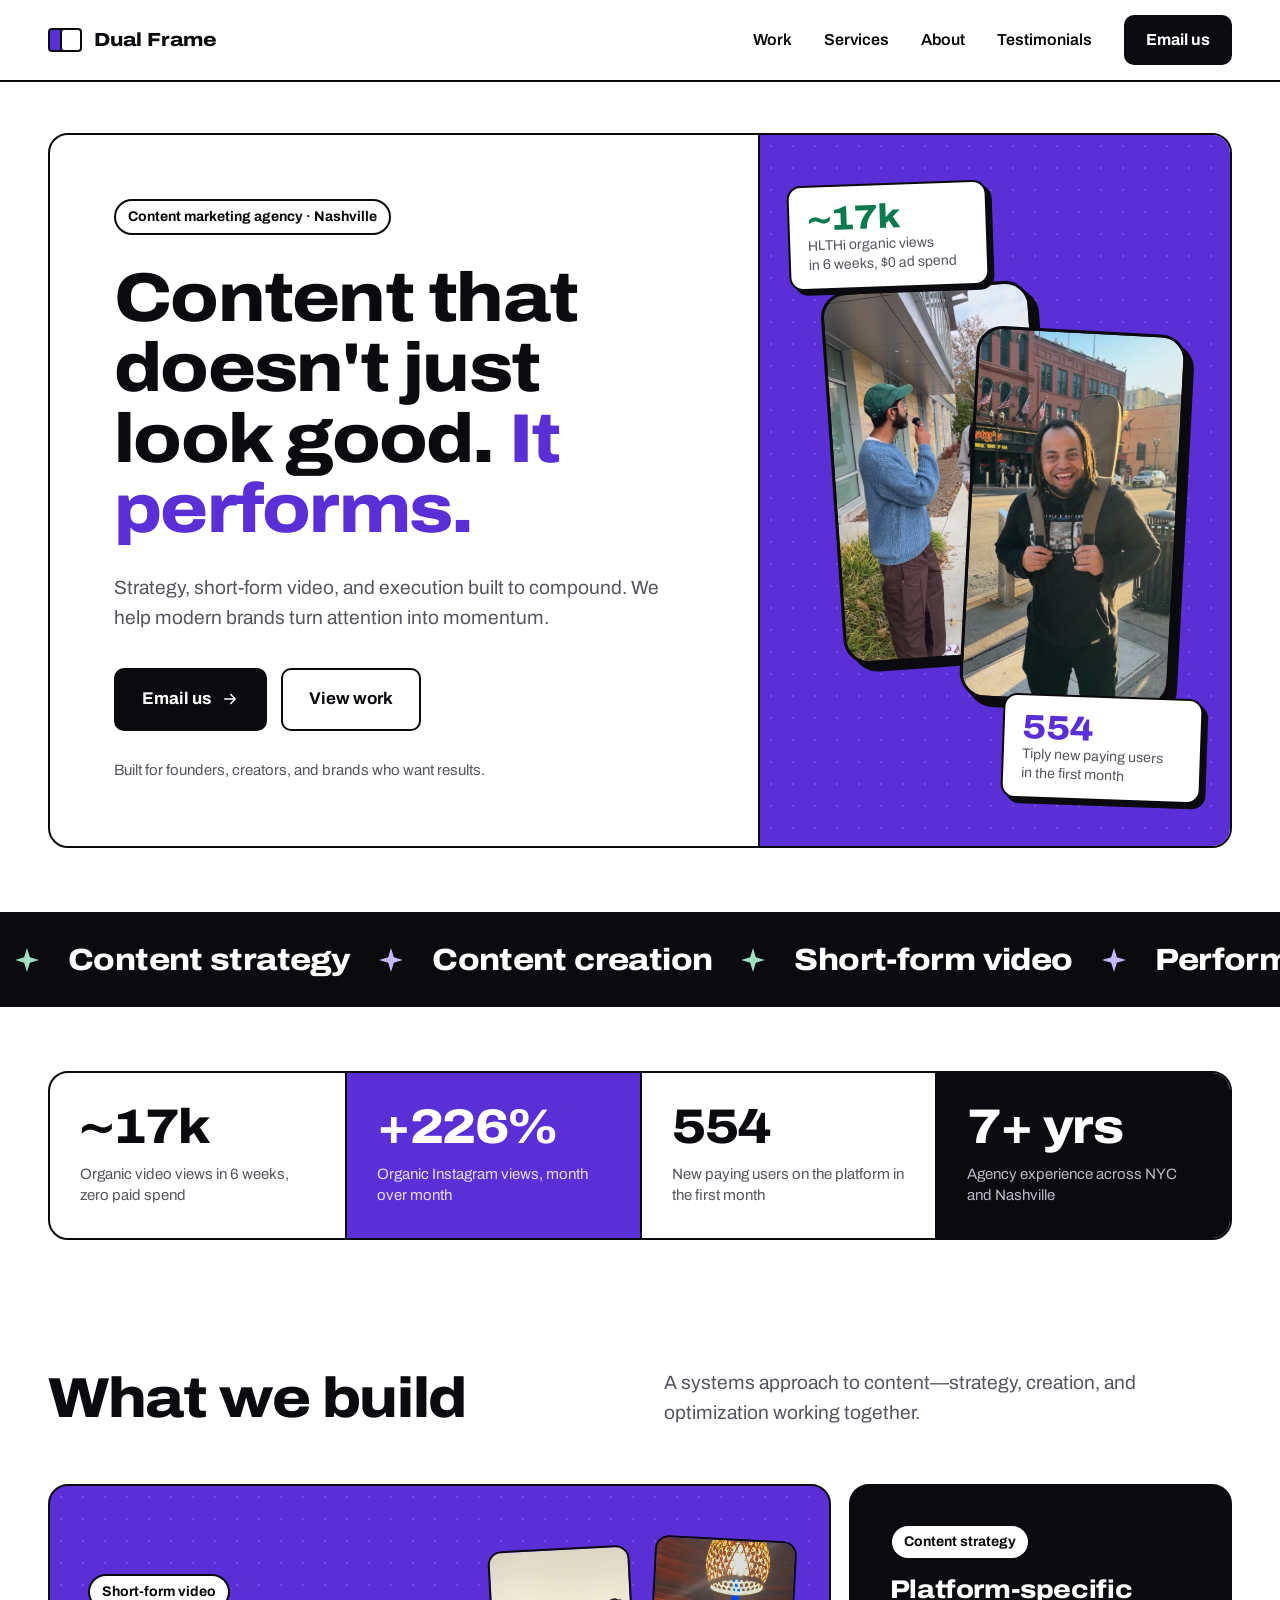
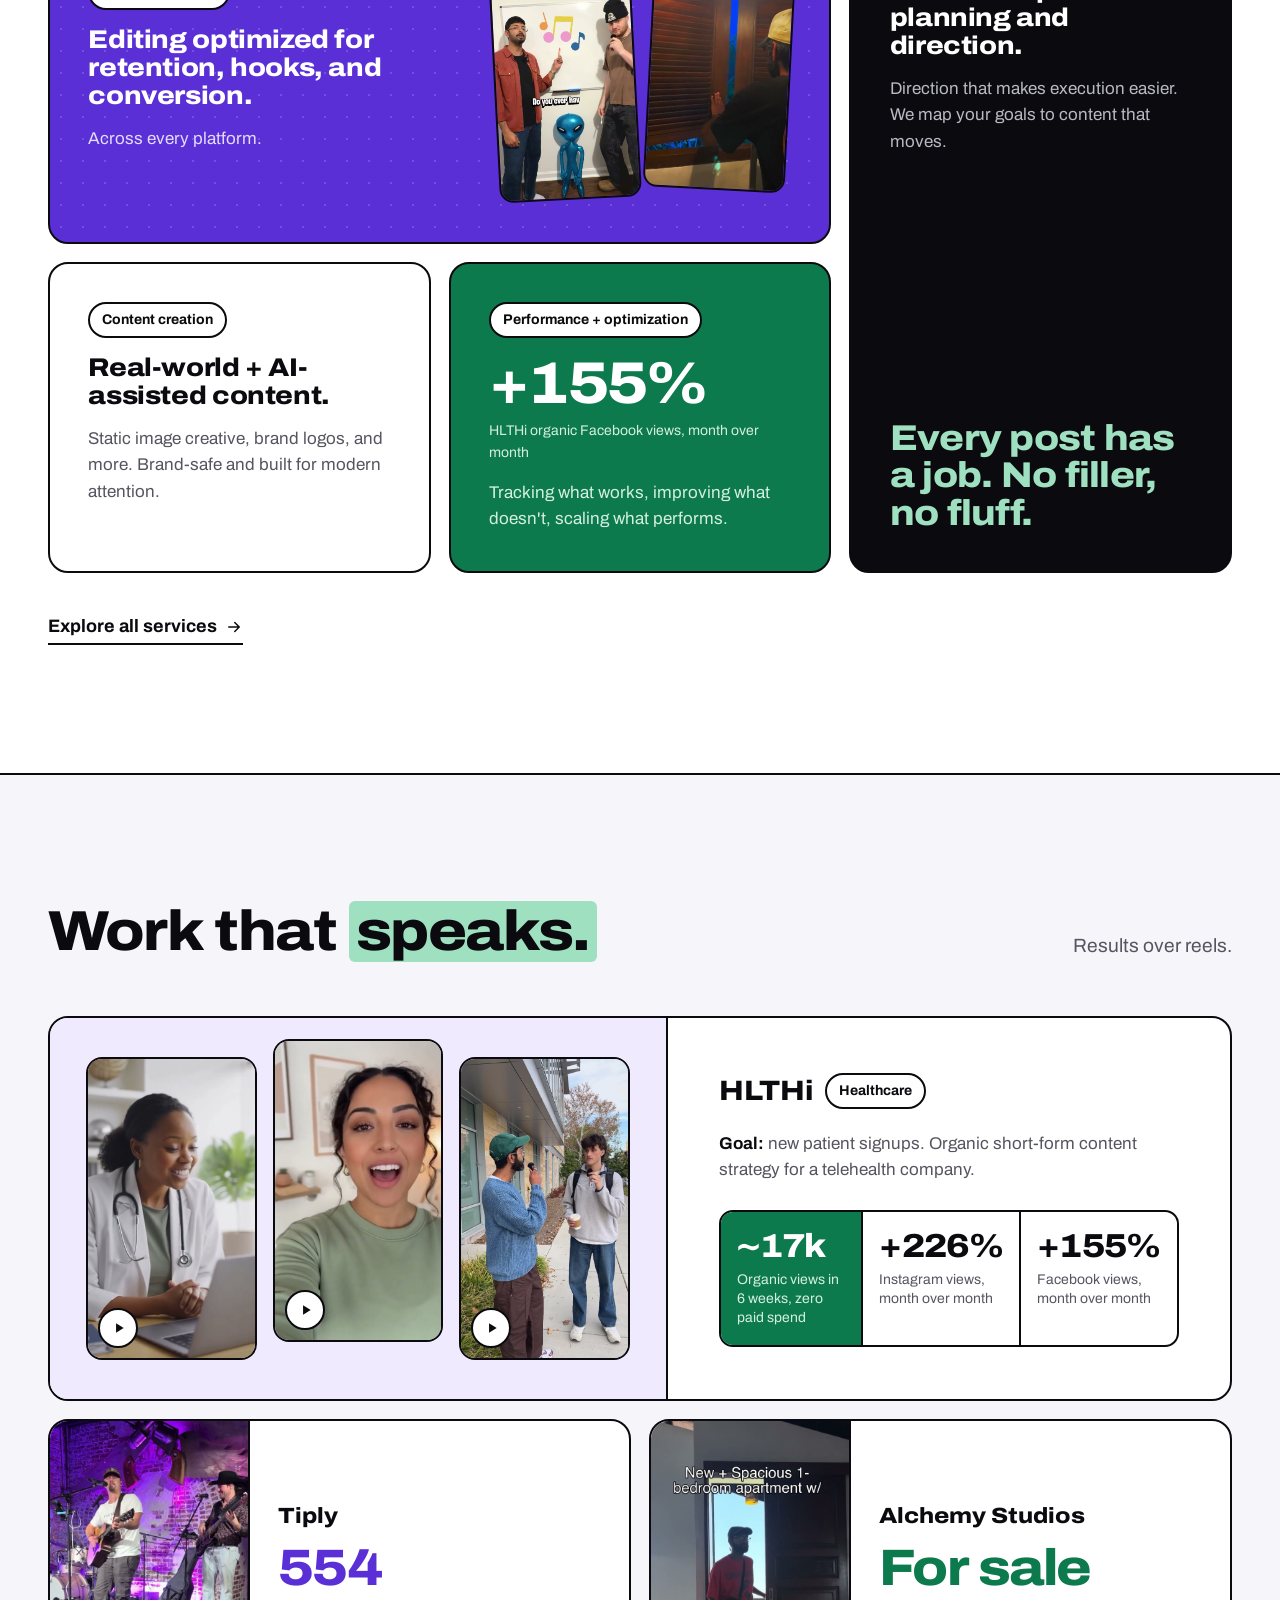
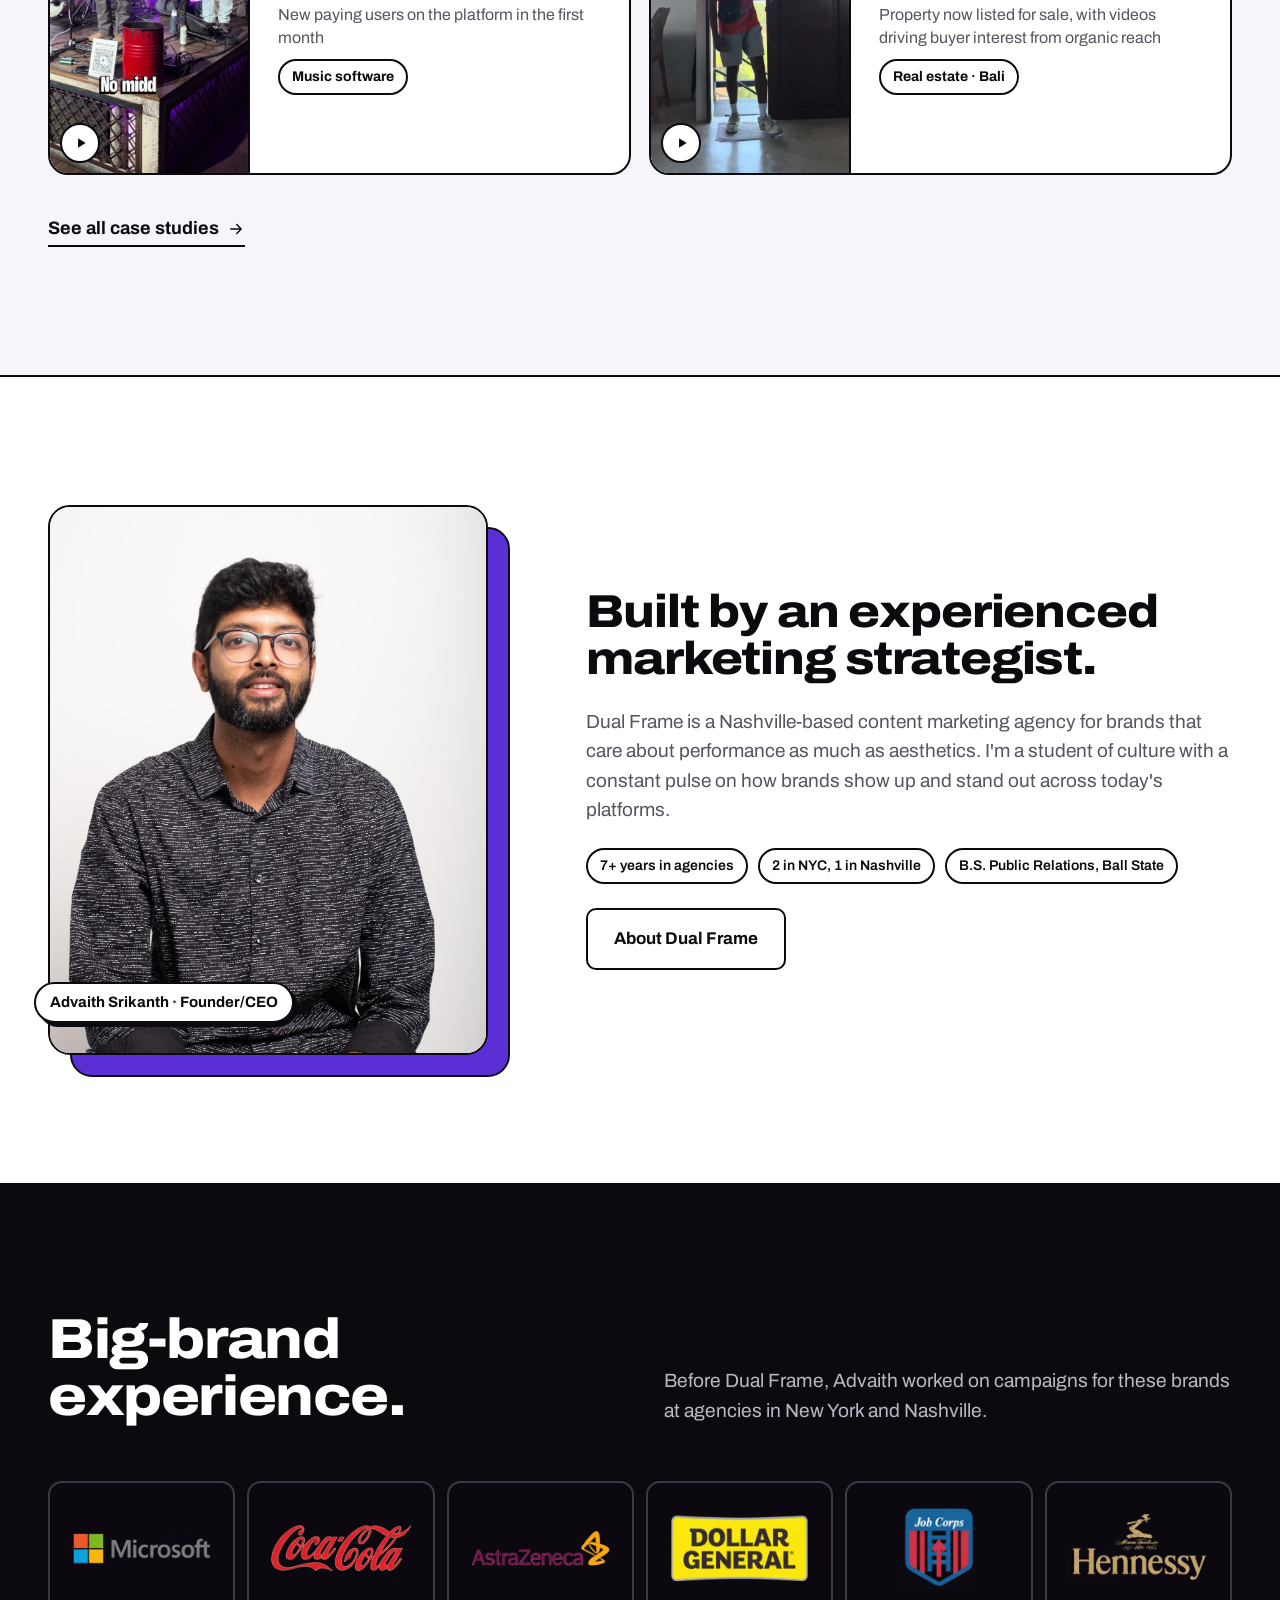
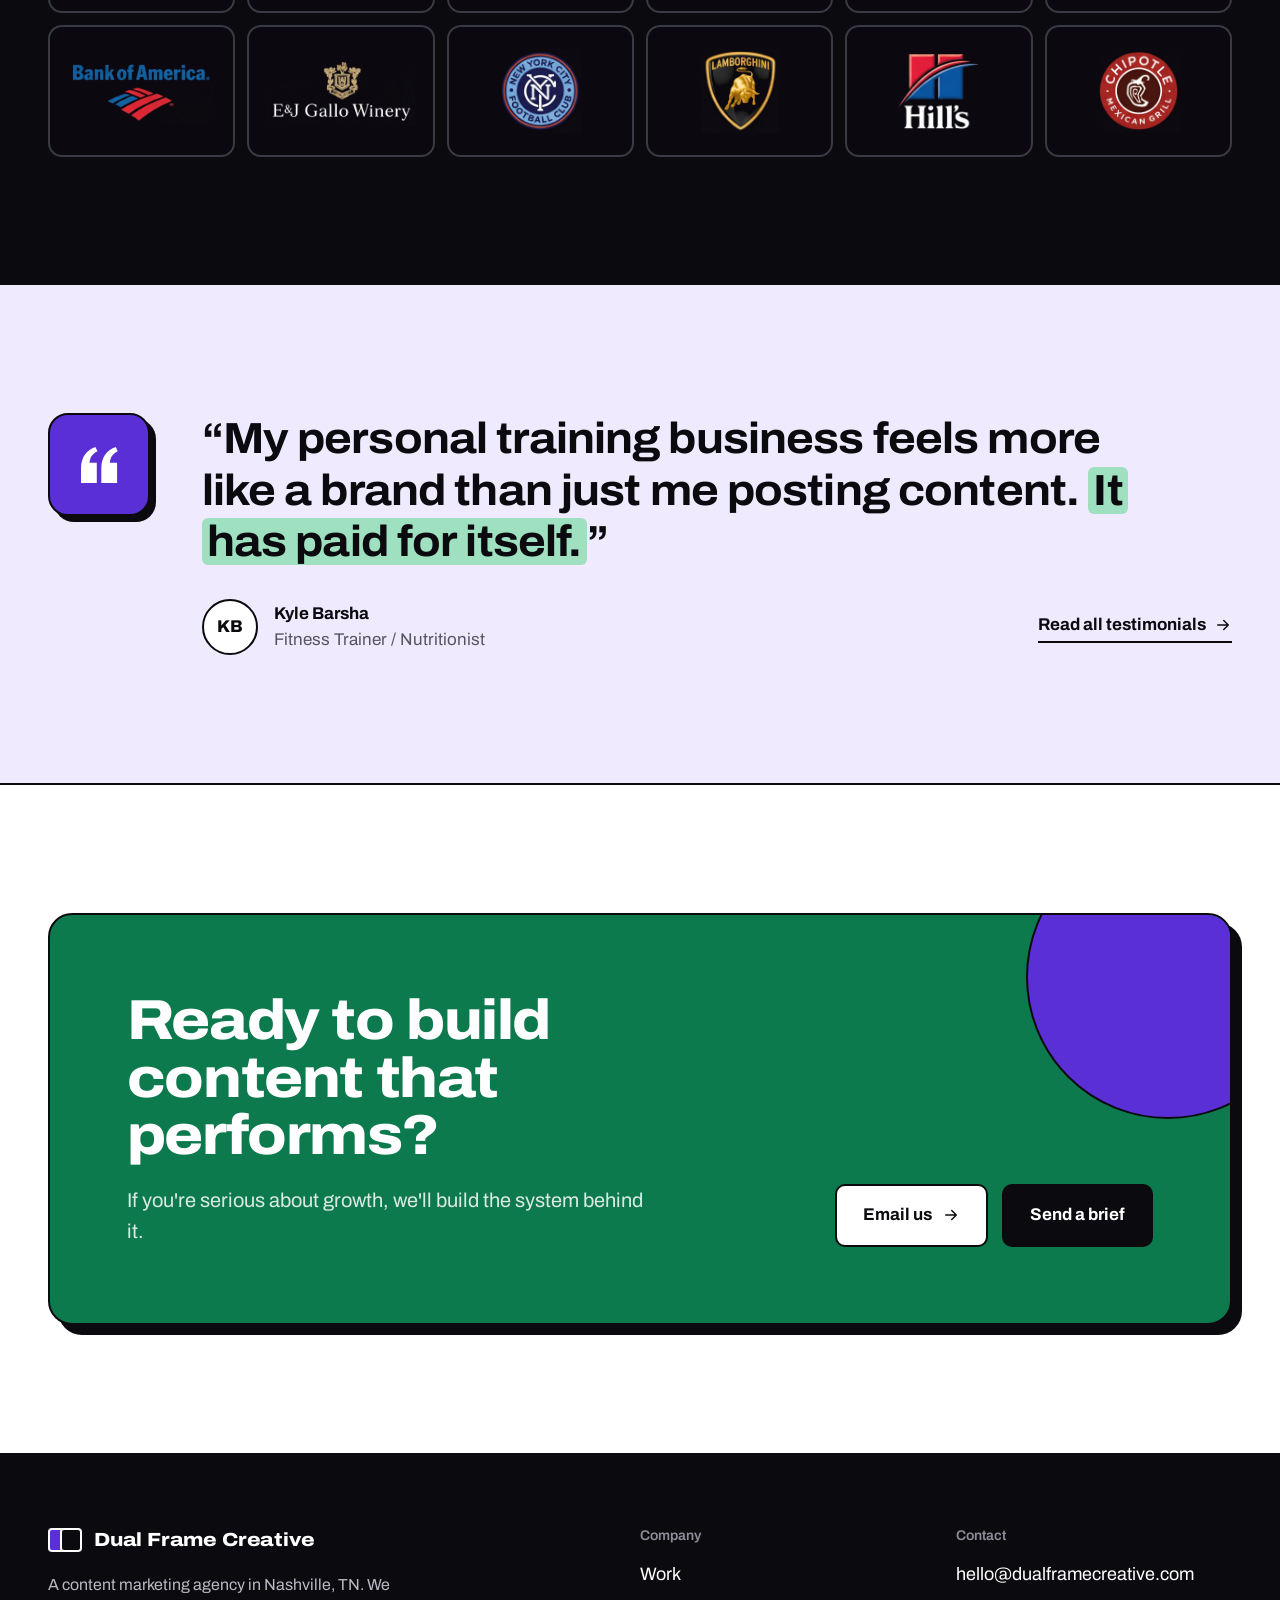
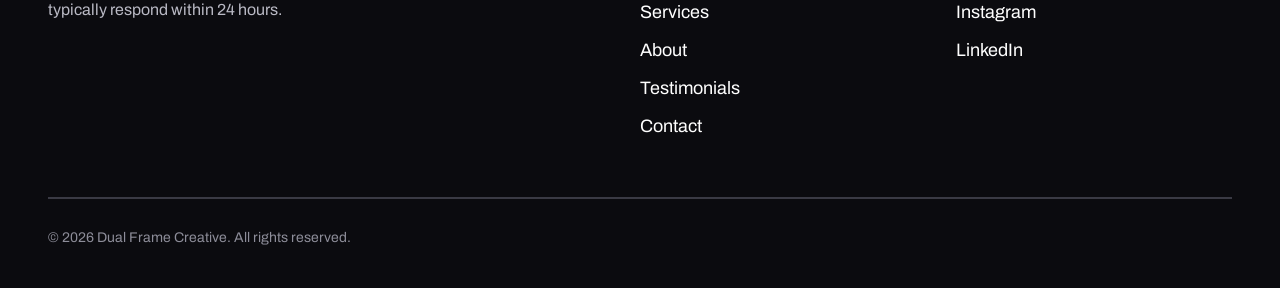
<file: index.html>
<!doctype html>
<html lang="en">
  <head>
    <meta charset="UTF-8" />
    <meta name="viewport" content="width=device-width, initial-scale=1.0" />
    <title>Dual Frame Creative — Content Marketing Agency in Nashville</title>
    <meta name="description" content="Dual Frame Creative is a content marketing agency helping modern brands turn attention into momentum—through strategy, short-form video, and execution built to compound." />
    <meta property="og:title" content="Dual Frame Creative" />
    <meta property="og:description" content="Content that doesn't just look good. It performs. Strategy, short-form video, and execution built to compound." />
    <meta property="og:type" content="website" />
    <meta property="og:image" content="https://www.dualframecreative.com/vaith_logo.PNG" />
    <meta name="twitter:card" content="summary_large_image" />
    <meta name="twitter:title" content="Dual Frame Creative" />
    <meta name="twitter:description" content="Content that doesn't just look good. It performs." />
    <meta name="twitter:image" content="https://www.dualframecreative.com/vaith_logo.PNG" />
    <link rel="canonical" href="https://www.dualframecreative.com/">
    <meta property="og:url" content="https://www.dualframecreative.com/">
    <link rel="icon" type="image/png" sizes="48x48" href="/favicon-48.png">
    <link rel="icon" type="image/png" sizes="32x32" href="/favicon-32.png">
    <link rel="icon" href="/favicon.ico" sizes="any">
    <link rel="apple-touch-icon" href="/apple-touch-icon.png">
    <script type="application/ld+json">
    {
      "@context": "https://schema.org",
      "@graph": [
        {
          "@type": "Organization",
          "name": "Dual Frame Creative",
          "url": "https://www.dualframecreative.com",
          "logo": "https://www.dualframecreative.com/vaith_logo.PNG",
          "sameAs": [
            "https://instagram.com/dual_frame_creative",
            "https://www.linkedin.com/in/advaith-srikanth-42453bb2"
          ],
          "email": "hello@dualframecreative.com",
          "founder": {
            "@type": "Person",
            "name": "Advaith Srikanth"
          },
          "description": "Nashville-based content marketing agency helping modern brands turn attention into momentum through strategy, short-form video, and execution built to compound."
        },
        {
          "@type": "WebSite",
          "name": "Dual Frame Creative",
          "url": "https://www.dualframecreative.com"
        }
      ]
    }
    </script>
    <script>document.documentElement.classList.add('js')</script>
    <link href="https://fonts.googleapis.com/css2?family=Archivo:wdth,wght@62..125,400..900&display=swap" rel="stylesheet">
    <link rel="stylesheet" href="/site.css">
    <meta name="theme-color" content="#09090b">
  </head>
<body>
<a class="skip" href="#main">Skip to content</a>
<header class="nav">
  <div class="wrap">
    <a class="brand" href="/"><span class="mark" aria-hidden="true"><span></span><span></span></span>Dual Frame</a>
    <ul class="nav-links">
      <li><a href="/work.html">Work</a></li>
      <li><a href="/services.html">Services</a></li>
      <li><a href="/about.html">About</a></li>
      <li><a href="/testimonials.html">Testimonials</a></li>
      <li><a class="btn btn-dark" href="mailto:hello@dualframecreative.com">Email us</a></li>
    </ul>
    <button class="menu-btn" type="button" aria-expanded="false" aria-controls="menu">Menu</button>
  </div>
</header>
<nav class="menu" id="menu" aria-label="Menu">
  <a href="/index.html" aria-current="page">Home</a>
  <a href="/work.html">Work</a>
  <a href="/services.html">Services</a>
  <a href="/about.html">About</a>
  <a href="/testimonials.html">Testimonials</a>
  <a href="/contact.html">Contact</a>
  <a class="btn btn-light" href="mailto:hello@dualframecreative.com">Email us</a>
</nav>
<main id="main">
  <section class="hero">
    <div class="wrap">
      <div class="hero-box">
        <div class="hero-copy">
          <span class="tag" style="align-self:flex-start">Content marketing agency · Nashville</span>
          <h1>Content that doesn't just look good. <span class="purple">It performs.</span></h1>
          <p class="lead">Strategy, short-form video, and execution built to compound. We help modern brands turn attention into momentum.</p>
          <div class="actions" style="margin-top:8px">
            <a class="btn btn-dark" href="mailto:hello@dualframecreative.com">Email us <svg viewBox="0 0 24 24" fill="none" stroke="currentColor" stroke-width="2" stroke-linecap="round" stroke-linejoin="round" aria-hidden="true"><path d="M5 12h14M13 6l6 6-6 6"/></svg></a>
            <a class="btn btn-light" href="/work.html">View work</a>
          </div>
          <p class="note">Built for founders, creators, and brands who want results.</p>
        </div>
        <div class="hero-visual" aria-label="Client work">
          <div class="phone one"><img src="/shorts/9QDUzuhbE8A.jpg" alt="HLTHi short-form video"></div>
          <div class="phone two"><img src="/shorts/R8BZqQbBuXk.jpg" alt="Tiply short-form video"></div>
          <div class="stat-card a"><b>~17k</b><span>HLTHi organic views<br>in 6 weeks, $0 ad spend</span></div>
          <div class="stat-card b"><b>554</b><span>Tiply new paying users<br>in the first month</span></div>
        </div>
      </div>
    </div>
  </section>

  <div style="margin-top:clamp(40px, 5vw, 64px)">
  <div class="ticker " aria-hidden="true"><div class="ticker-track"><span><svg viewBox="0 0 24 24" fill="currentColor" aria-hidden="true"><path d="M12 1l2.6 8.4L23 12l-8.4 2.6L12 23l-2.6-8.4L1 12l8.4-2.6z"/></svg>Content strategy</span><span><svg viewBox="0 0 24 24" fill="currentColor" aria-hidden="true"><path d="M12 1l2.6 8.4L23 12l-8.4 2.6L12 23l-2.6-8.4L1 12l8.4-2.6z"/></svg>Content creation</span><span><svg viewBox="0 0 24 24" fill="currentColor" aria-hidden="true"><path d="M12 1l2.6 8.4L23 12l-8.4 2.6L12 23l-2.6-8.4L1 12l8.4-2.6z"/></svg>Short-form video</span><span><svg viewBox="0 0 24 24" fill="currentColor" aria-hidden="true"><path d="M12 1l2.6 8.4L23 12l-8.4 2.6L12 23l-2.6-8.4L1 12l8.4-2.6z"/></svg>Performance + optimization</span><span><svg viewBox="0 0 24 24" fill="currentColor" aria-hidden="true"><path d="M12 1l2.6 8.4L23 12l-8.4 2.6L12 23l-2.6-8.4L1 12l8.4-2.6z"/></svg>Results over reels</span><span><svg viewBox="0 0 24 24" fill="currentColor" aria-hidden="true"><path d="M12 1l2.6 8.4L23 12l-8.4 2.6L12 23l-2.6-8.4L1 12l8.4-2.6z"/></svg>Content strategy</span><span><svg viewBox="0 0 24 24" fill="currentColor" aria-hidden="true"><path d="M12 1l2.6 8.4L23 12l-8.4 2.6L12 23l-2.6-8.4L1 12l8.4-2.6z"/></svg>Content creation</span><span><svg viewBox="0 0 24 24" fill="currentColor" aria-hidden="true"><path d="M12 1l2.6 8.4L23 12l-8.4 2.6L12 23l-2.6-8.4L1 12l8.4-2.6z"/></svg>Short-form video</span><span><svg viewBox="0 0 24 24" fill="currentColor" aria-hidden="true"><path d="M12 1l2.6 8.4L23 12l-8.4 2.6L12 23l-2.6-8.4L1 12l8.4-2.6z"/></svg>Performance + optimization</span><span><svg viewBox="0 0 24 24" fill="currentColor" aria-hidden="true"><path d="M12 1l2.6 8.4L23 12l-8.4 2.6L12 23l-2.6-8.4L1 12l8.4-2.6z"/></svg>Results over reels</span></div></div>
  </div>

  <div class="wrap" style="padding-top:clamp(40px, 5vw, 64px)">
    <div class="stats">
      <div><b>~17k</b><span>Organic video views in 6 weeks, zero paid spend</span></div>
      <div class="on-purple"><b>+226%</b><span>Organic Instagram views, month over month</span></div>
      <div><b>554</b><span>New paying users on the platform in the first month</span></div>
      <div class="on-black"><b>7+ yrs</b><span>Agency experience across NYC and Nashville</span></div>
    </div>
  </div>

  <section class="block">
    <div class="wrap">
      <div class="head">
        <h2>What we build</h2>
        <p class="lead">A systems approach to content—strategy, creation, and optimization working together.</p>
      </div>
      <div class="bento">
        <article class="tile tile-video lift">
          <div class="copy">
            <span class="tag">Short-form video</span>
            <h3>Editing optimized for retention, hooks, and conversion.</h3>
            <p>Across every platform.</p>
          </div>
          <div class="thumbs">
            <img src="/shorts/vumfPkUYZEU.jpg" alt="Tiply short-form video" loading="lazy">
            <img src="/shorts/Acjt0L_kBZM.jpg" alt="Alchemy Studios short-form video" loading="lazy">
          </div>
        </article>
        <article class="tile tile-strategy lift">
          <div style="display:flex;flex-direction:column;gap:16px">
            <span class="tag">Content strategy</span>
            <h3>Platform-specific planning and direction.</h3>
            <p>Direction that makes execution easier. We map your goals to content that moves.</p>
          </div>
          <p class="big">Every post has a job. No filler, no fluff.</p>
        </article>
        <article class="tile tile-creation lift">
          <span class="tag">Content creation</span>
          <h3>Real-world + AI-assisted content.</h3>
          <p>Static image creative, brand logos, and more. Brand-safe and built for modern attention.</p>
        </article>
        <article class="tile tile-perf lift">
          <span class="tag">Performance + optimization</span>
          <div class="num">+155%</div>
          <small>HLTHi organic Facebook views, month over month</small>
          <p>Tracking what works, improving what doesn't, scaling what performs.</p>
        </article>
      </div>
      <a class="more" href="/services.html">Explore all services <svg viewBox="0 0 24 24" fill="none" stroke="currentColor" stroke-width="2" stroke-linecap="round" stroke-linejoin="round" aria-hidden="true"><path d="M5 12h14M13 6l6 6-6 6"/></svg></a>
    </div>
  </section>

  <section class="block bg-paper rule-top rule-bottom">
    <div class="wrap">
      <div class="head">
        <h2>Work that <span class="mark-green">speaks.</span></h2>
        <p class="lead">Results over reels.</p>
      </div>

      <article class="feature lift">
        <div class="feature-media">
          <a class="clip" href="https://youtube.com/shorts/UDmhPwpA6v4" data-yt="UDmhPwpA6v4" aria-label="Play: HLTHi AI-generated brand awareness video"><img src="/shorts/UDmhPwpA6v4.jpg" alt="" loading="lazy"><span class="play-dot"><svg viewBox="0 0 24 24" fill="currentColor" aria-hidden="true"><path d="M7 4v16l13-8z"/></svg></span></a>
          <a class="clip" href="https://youtube.com/shorts/Oq8B4BGlFHk" data-yt="Oq8B4BGlFHk" aria-label="Play: HLTHi AI user-generated-content video"><img src="/shorts/Oq8B4BGlFHk.jpg" alt="" loading="lazy"><span class="play-dot"><svg viewBox="0 0 24 24" fill="currentColor" aria-hidden="true"><path d="M7 4v16l13-8z"/></svg></span></a>
          <a class="clip" href="https://youtube.com/shorts/9QDUzuhbE8A" data-yt="9QDUzuhbE8A" aria-label="Play: HLTHi organic telehealth awareness content"><img src="/shorts/9QDUzuhbE8A.jpg" alt="" loading="lazy"><span class="play-dot"><svg viewBox="0 0 24 24" fill="currentColor" aria-hidden="true"><path d="M7 4v16l13-8z"/></svg></span></a>
        </div>
        <div class="feature-body">
          <div class="client"><strong>HLTHi</strong><span class="tag">Healthcare</span></div>
          <p class="goal"><b>Goal:</b> new patient signups. Organic short-form content strategy for a telehealth company.</p>
          <div class="figs">
            <div><b>~17k</b><span>Organic views in 6 weeks, zero paid spend</span></div>
            <div><b>+226%</b><span>Instagram views, month over month</span></div>
            <div><b>+155%</b><span>Facebook views, month over month</span></div>
          </div>
        </div>
      </article>

      <div class="pair">
        <article class="case lift">
          <a class="clip" href="https://youtube.com/shorts/fw9wHec1QK4" data-yt="fw9wHec1QK4" aria-label="Play: Tiply brand launch video"><img src="/shorts/fw9wHec1QK4.jpg" alt="" loading="lazy"><span class="play-dot"><svg viewBox="0 0 24 24" fill="currentColor" aria-hidden="true"><path d="M7 4v16l13-8z"/></svg></span></a>
          <div class="case-body">
            <strong>Tiply</strong>
            <div class="case-figure purple">554</div>
            <p class="case-label">New paying users on the platform in the first month</p>
            <span class="tag" style="align-self:flex-start">Music software</span>
          </div>
        </article>
        <article class="case lift">
          <a class="clip" href="https://youtube.com/shorts/V0RYzz0GIPM" data-yt="V0RYzz0GIPM" aria-label="Play: Alchemy Studios property showcase, Ubud, Bali"><img src="/shorts/V0RYzz0GIPM.jpg" alt="" loading="lazy"><span class="play-dot"><svg viewBox="0 0 24 24" fill="currentColor" aria-hidden="true"><path d="M7 4v16l13-8z"/></svg></span></a>
          <div class="case-body">
            <strong>Alchemy Studios</strong>
            <div class="case-figure green">For sale</div>
            <p class="case-label">Property now listed for sale, with videos driving buyer interest from organic reach</p>
            <span class="tag" style="align-self:flex-start">Real estate · Bali</span>
          </div>
        </article>
      </div>
      <a class="more" href="/work.html">See all case studies <svg viewBox="0 0 24 24" fill="none" stroke="currentColor" stroke-width="2" stroke-linecap="round" stroke-linejoin="round" aria-hidden="true"><path d="M5 12h14M13 6l6 6-6 6"/></svg></a>
    </div>
  </section>

  <section class="block">
    <div class="wrap founder-grid">
      <div class="frames">
        <img src="/founder-photo.png" alt="Advaith Srikanth, founder of Dual Frame Creative" loading="lazy">
        <span class="tag">Advaith Srikanth · Founder/CEO</span>
      </div>
      <div class="founder-copy">
        <h2>Built by an experienced marketing strategist.</h2>
        <p>Dual Frame is a Nashville-based content marketing agency for brands that care about performance as much as aesthetics. I'm a student of culture with a constant pulse on how brands show up and stand out across today's platforms.</p>
        <div class="facts">
          <span class="tag">7+ years in agencies</span>
          <span class="tag">2 in NYC, 1 in Nashville</span>
          <span class="tag">B.S. Public Relations, Ball State</span>
        </div>
        <div><a class="btn btn-light" href="/about.html">About Dual Frame</a></div>
      </div>
    </div>
  </section>

  <section class="block bg-black">
    <div class="wrap">
      <div class="head">
        <h2>Big-brand experience.</h2>
        <p class="lead">Before Dual Frame, Advaith worked on campaigns for these brands at agencies in New York and Nashville.</p>
      </div>
      <div class="brand-grid">
        <span><img src="/brands/microsoft.jpg" alt="Microsoft" loading="lazy"></span>
        <span><img src="/brands/cocacola.jpg" alt="Coca-Cola" loading="lazy"></span>
        <span><img src="/brands/astrazeneca.jpg" alt="AstraZeneca" loading="lazy"></span>
        <span><img src="/brands/dollargeneral.jpg" alt="Dollar General" loading="lazy"></span>
        <span><img src="/brands/jobcorps.jpg" alt="Job Corps" loading="lazy"></span>
        <span><img src="/brands/hennessy.jpg" alt="Hennessy" loading="lazy"></span>
        <span><img src="/brands/bankofamerica.jpg" alt="Bank of America" loading="lazy"></span>
        <span><img src="/brands/ejgallo.jpg" alt="E&amp;J Gallo Winery" loading="lazy"></span>
        <span><img src="/brands/nycfc.jpg" alt="New York City FC" loading="lazy"></span>
        <span><img src="/brands/lamborghini.jpg" alt="Lamborghini" loading="lazy"></span>
        <span><img src="/brands/hills.jpg" alt="Hill's" loading="lazy"></span>
        <span><img src="/brands/chipotle.jpg" alt="Chipotle" loading="lazy"></span>
      </div>
    </div>
  </section>

  <section class="block bg-lilac rule-bottom">
    <div class="wrap quote-grid">
      <div class="qmark" aria-hidden="true"><svg viewBox="0 0 24 24" fill="currentColor" aria-hidden="true"><path d="M4 20v-6.5C4 8.4 6.6 5.3 10.4 4l.9 1.9C9 7 7.9 8.8 7.8 11H11v9H4zm9 0v-6.5c0-5.1 2.6-8.2 6.4-9.5l.9 1.9C18 7 16.9 8.8 16.8 11H20v9h-7z"/></svg></div>
      <figure>
        <blockquote class="big-quote">“My personal training business feels more like a brand than just me posting content. <span class="mark-green">It has paid for itself.</span>”</blockquote>
        <figcaption class="cite"><span class="initials">KB</span><div><b>Kyle Barsha</b><span>Fitness Trainer / Nutritionist</span></div><a class="more" href="/testimonials.html">Read all testimonials <svg viewBox="0 0 24 24" fill="none" stroke="currentColor" stroke-width="2" stroke-linecap="round" stroke-linejoin="round" aria-hidden="true"><path d="M5 12h14M13 6l6 6-6 6"/></svg></a></figcaption>
      </figure>
    </div>
  </section>

  <section class="cta">
    <div class="wrap">
      <div class="cta-box ">
        <div>
          <h2>Ready to build content that performs?</h2>
          <p>If you're serious about growth, we'll build the system behind it.</p>
        </div>
        <div class="actions">
          <a class="btn btn-light" href="mailto:hello@dualframecreative.com">Email us <svg viewBox="0 0 24 24" fill="none" stroke="currentColor" stroke-width="2" stroke-linecap="round" stroke-linejoin="round" aria-hidden="true"><path d="M5 12h14M13 6l6 6-6 6"/></svg></a>
          <a class="btn btn-dark" href="/contact.html">Send a brief</a>
        </div>
      </div>
    </div>
  </section>

</main>
<footer>
  <div class="wrap">
    <div class="foot">
      <div>
        <a class="brand" href="/"><span class="mark" aria-hidden="true"><span></span><span></span></span>Dual Frame Creative</a>
        <p>A content marketing agency in Nashville, TN. We typically respond within 24 hours.</p>
      </div>
      <div><h4>Company</h4><ul><li><a href="/work.html">Work</a></li><li><a href="/services.html">Services</a></li><li><a href="/about.html">About</a></li><li><a href="/testimonials.html">Testimonials</a></li><li><a href="/contact.html">Contact</a></li></ul></div>
      <div><h4>Contact</h4><ul><li><a href="mailto:hello@dualframecreative.com">hello@dualframecreative.com</a></li><li><a href="https://instagram.com/dual_frame_creative">Instagram</a></li><li><a href="https://www.linkedin.com/in/advaith-srikanth-42453bb2">LinkedIn</a></li></ul></div>
    </div>
    <p class="legal">&copy; 2026 Dual Frame Creative. All rights reserved.</p>
  </div>
</footer>
<dialog class="player" id="player" aria-label="Client video">
  <button class="player-close" type="button" aria-label="Close video">&times;</button>
  <div class="player-frame"></div>
</dialog>
<script src="/site.js" defer></script>
</body>
</html>
</file>
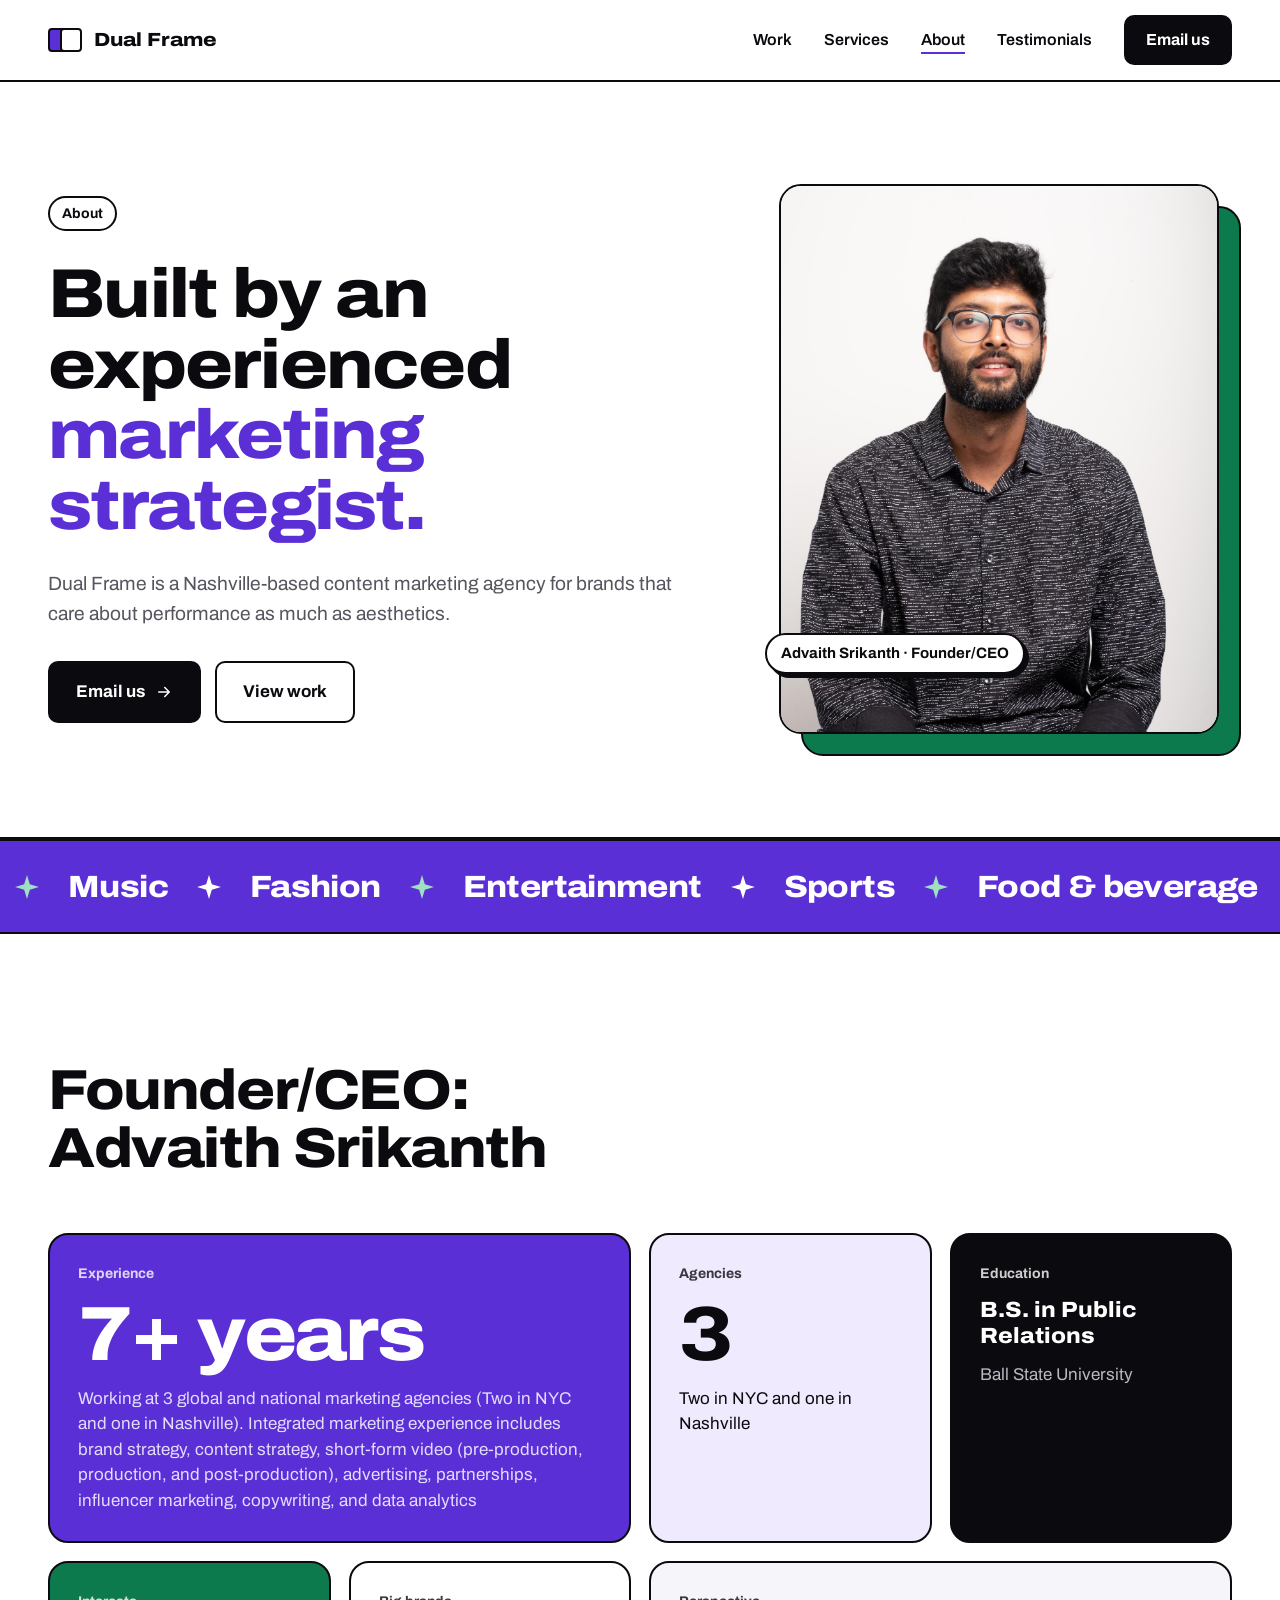
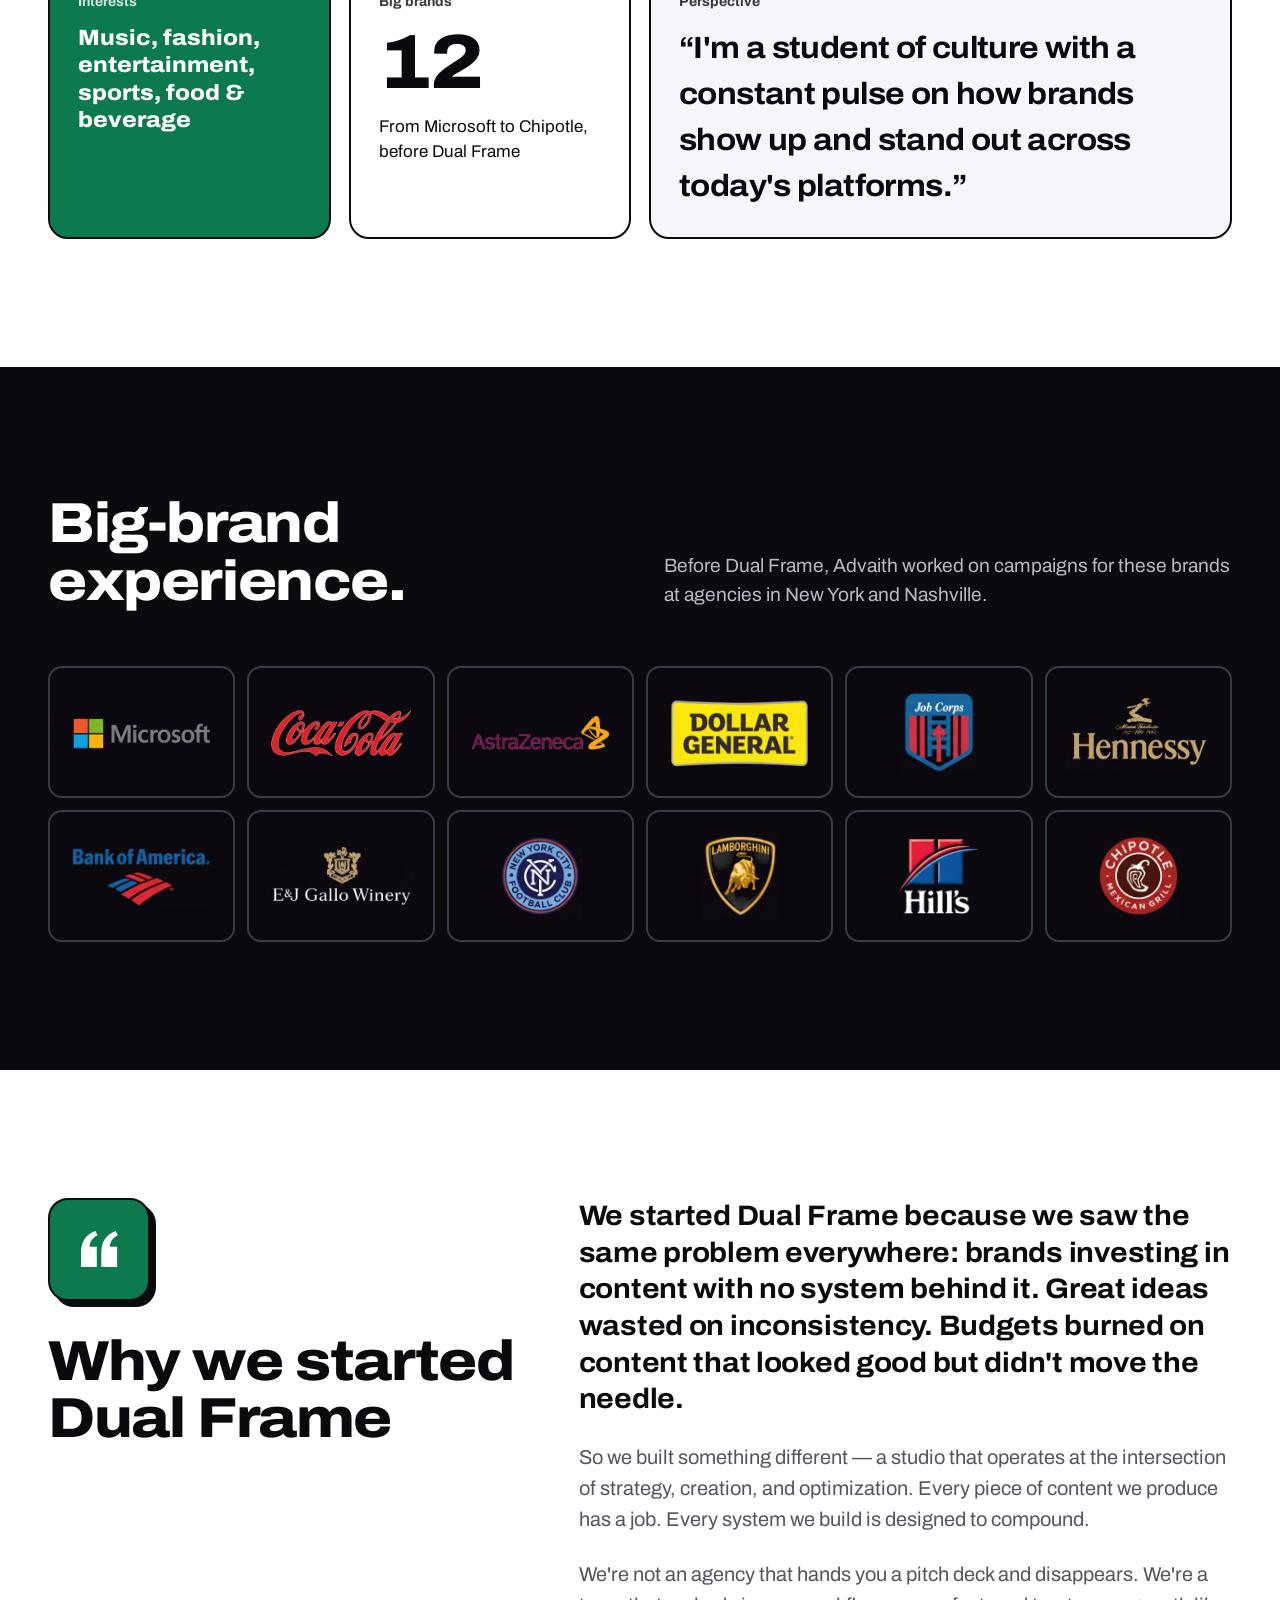
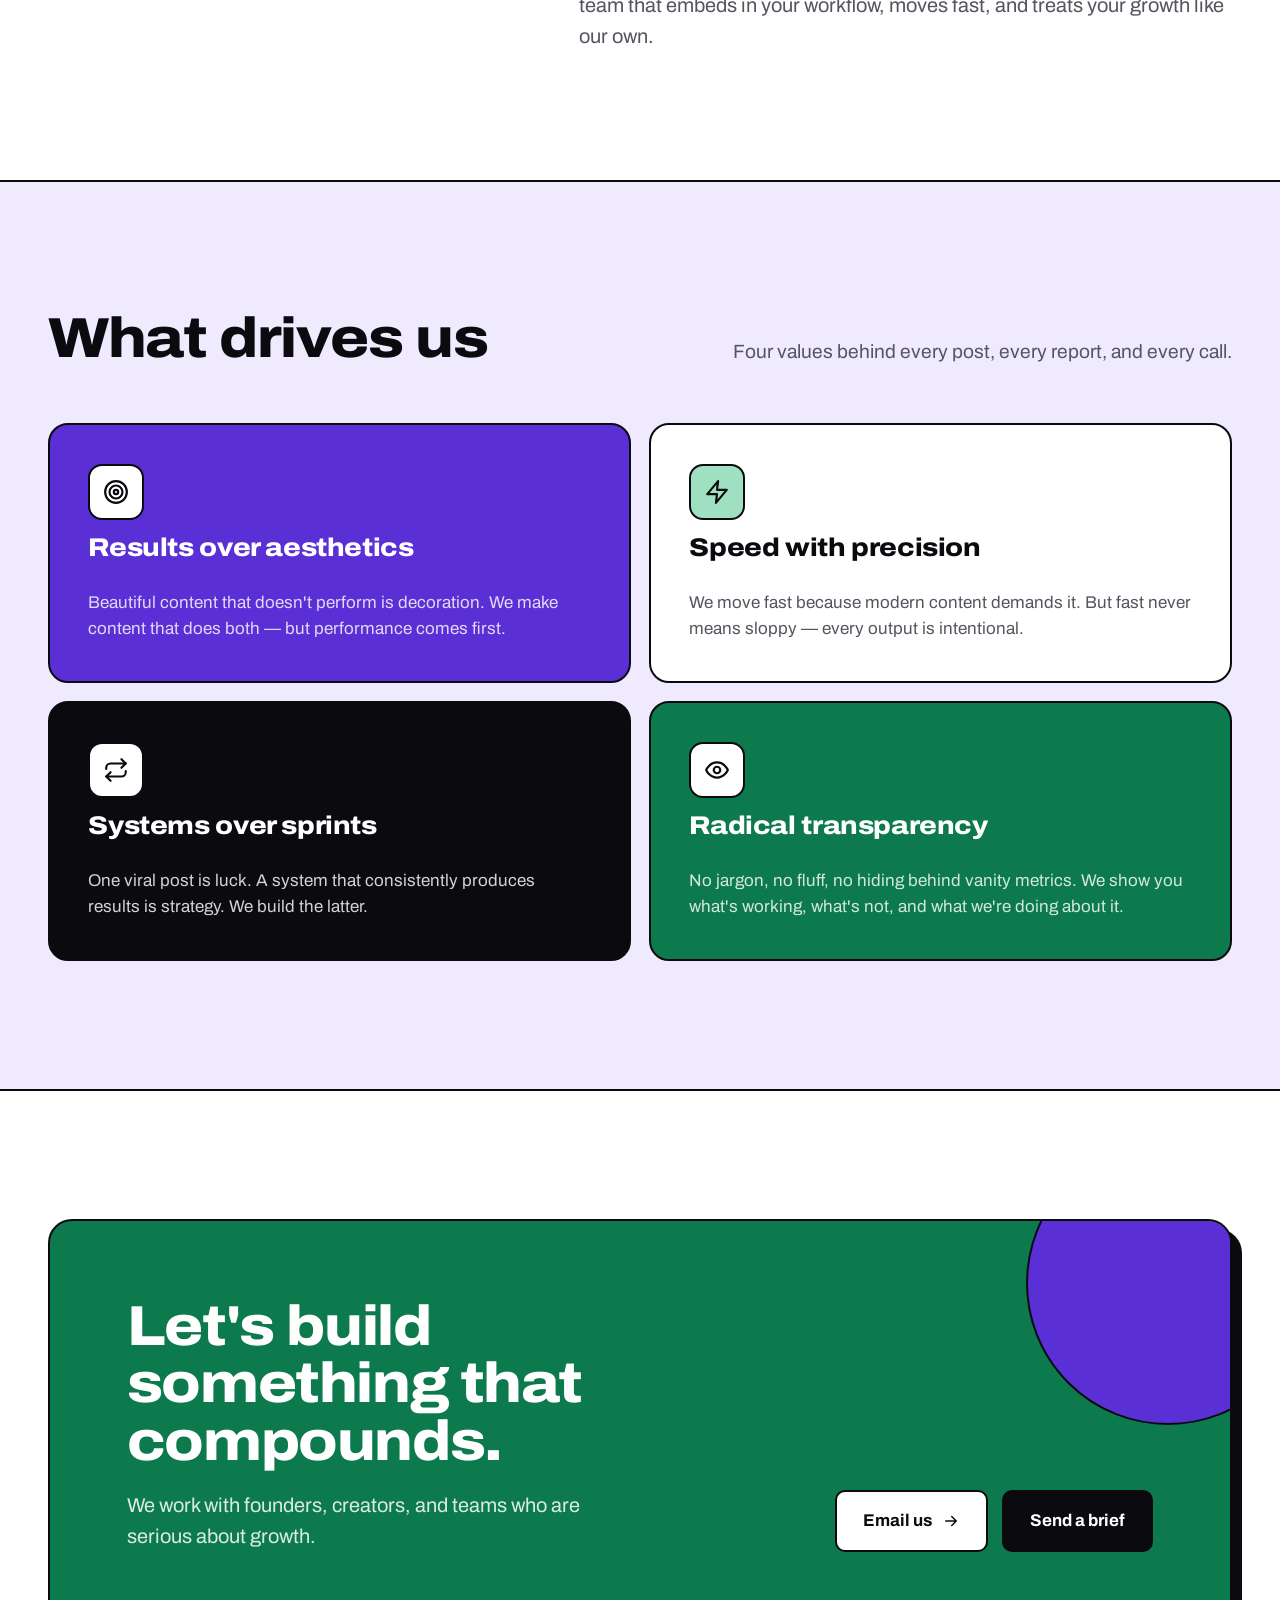
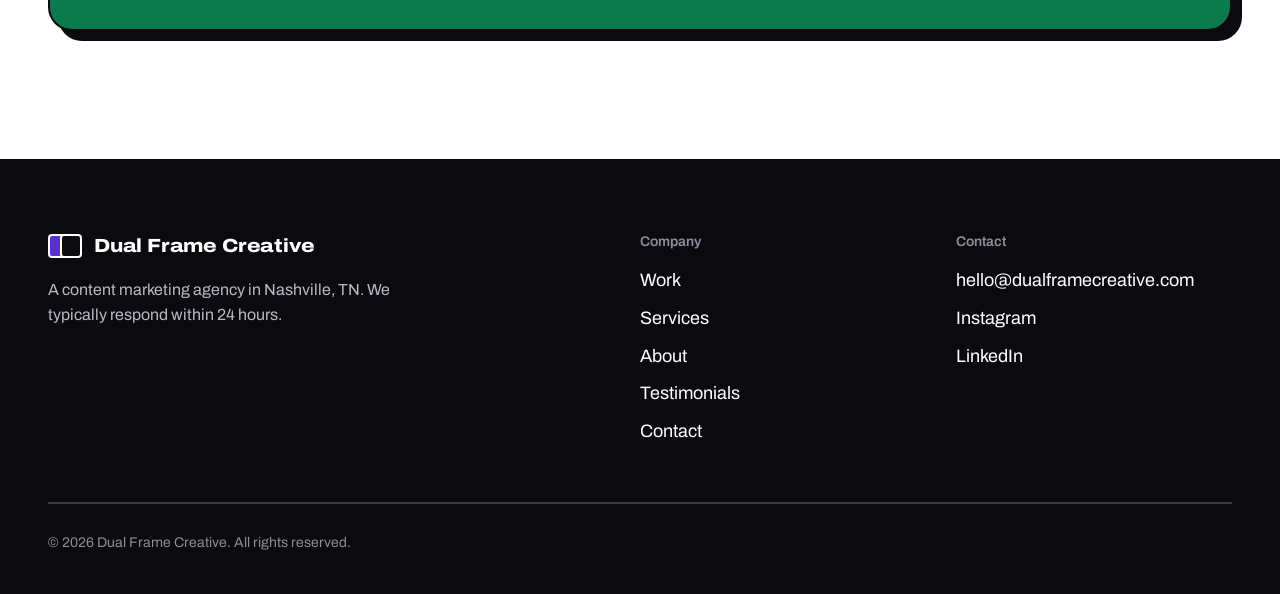
<file: about.html>
<!doctype html>
<html lang="en">
  <head>
    <meta charset="UTF-8" />
    <meta name="viewport" content="width=device-width, initial-scale=1.0" />
    <title>About — Nashville Content Marketing Agency | Dual Frame Creative</title>
    <meta name="description" content="Meet Dual Frame Creative. A content marketing agency built for modern brands who want results, not just reach." />
    <meta property="og:title" content="About — Dual Frame Creative" />
    <meta property="og:description" content="Meet Dual Frame Creative. A content marketing agency built for modern brands who want results, not just reach." />
    <meta property="og:type" content="website" />
    <meta property="og:image" content="https://www.dualframecreative.com/vaith_logo.PNG" />
    <meta name="twitter:card" content="summary_large_image" />
    <meta name="twitter:title" content="About — Dual Frame Creative" />
    <meta name="twitter:description" content="Meet Dual Frame Creative. A content marketing agency built for modern brands who want results, not just reach." />
    <meta name="twitter:image" content="https://www.dualframecreative.com/vaith_logo.PNG" />
    <link rel="canonical" href="https://www.dualframecreative.com/about.html">
    <meta property="og:url" content="https://www.dualframecreative.com/about.html">
    <link rel="icon" type="image/png" sizes="48x48" href="/favicon-48.png">
    <link rel="icon" type="image/png" sizes="32x32" href="/favicon-32.png">
    <link rel="icon" href="/favicon.ico" sizes="any">
    <link rel="apple-touch-icon" href="/apple-touch-icon.png">
    <script type="application/ld+json">
    {
      "@context": "https://schema.org",
      "@graph": [
        {
          "@type": "Organization",
          "name": "Dual Frame Creative",
          "url": "https://www.dualframecreative.com",
          "logo": "https://www.dualframecreative.com/vaith_logo.PNG",
          "sameAs": [
            "https://instagram.com/dual_frame_creative",
            "https://www.linkedin.com/in/advaith-srikanth-42453bb2"
          ],
          "email": "hello@dualframecreative.com",
          "founder": {
            "@type": "Person",
            "name": "Advaith Srikanth"
          },
          "description": "Nashville-based content marketing agency helping modern brands turn attention into momentum through strategy, short-form video, and execution built to compound."
        },
        {
          "@type": "LocalBusiness",
          "name": "Dual Frame Creative",
          "description": "Content marketing agency for modern brands who want results, not just reach.",
          "url": "https://www.dualframecreative.com",
          "email": "hello@dualframecreative.com",
          "address": {
            "@type": "PostalAddress",
            "addressLocality": "Nashville",
            "addressRegion": "TN",
            "addressCountry": "US"
          },
          "founder": {
            "@type": "Person",
            "name": "Advaith Srikanth",
            "jobTitle": "Founder/CEO",
            "alumniOf": {
              "@type": "CollegeOrUniversity",
              "name": "Ball State University"
            }
          }
        }
      ]
    }
    </script>
    <script>document.documentElement.classList.add('js')</script>
    <link href="https://fonts.googleapis.com/css2?family=Archivo:wdth,wght@62..125,400..900&display=swap" rel="stylesheet">
    <link rel="stylesheet" href="/site.css">
    <meta name="theme-color" content="#09090b">
  </head>
<body>
<a class="skip" href="#main">Skip to content</a>
<header class="nav">
  <div class="wrap">
    <a class="brand" href="/"><span class="mark" aria-hidden="true"><span></span><span></span></span>Dual Frame</a>
    <ul class="nav-links">
      <li><a href="/work.html">Work</a></li>
      <li><a href="/services.html">Services</a></li>
      <li><a href="/about.html" aria-current="page">About</a></li>
      <li><a href="/testimonials.html">Testimonials</a></li>
      <li><a class="btn btn-dark" href="mailto:hello@dualframecreative.com">Email us</a></li>
    </ul>
    <button class="menu-btn" type="button" aria-expanded="false" aria-controls="menu">Menu</button>
  </div>
</header>
<nav class="menu" id="menu" aria-label="Menu">
  <a href="/index.html">Home</a>
  <a href="/work.html">Work</a>
  <a href="/services.html">Services</a>
  <a href="/about.html" aria-current="page">About</a>
  <a href="/testimonials.html">Testimonials</a>
  <a href="/contact.html">Contact</a>
  <a class="btn btn-light" href="mailto:hello@dualframecreative.com">Email us</a>
</nav>
<main id="main">
  <section class="page-hero">
    <div class="wrap hero-split">
      <div>
        <span class="tag">About</span>
        <h1>Built by an experienced <span class="purple">marketing strategist.</span></h1>
        <p class="lead">Dual Frame is a Nashville-based content marketing agency for brands that care about performance as much as aesthetics.</p>
        <div class="actions" style="margin-top:32px">
          <a class="btn btn-dark" href="mailto:hello@dualframecreative.com">Email us <svg viewBox="0 0 24 24" fill="none" stroke="currentColor" stroke-width="2" stroke-linecap="round" stroke-linejoin="round" aria-hidden="true"><path d="M5 12h14M13 6l6 6-6 6"/></svg></a>
          <a class="btn btn-light" href="/work.html">View work</a>
        </div>
      </div>
      <div class="frames green" style="justify-self:center;width:100%">
        <img src="/founder-photo.png" alt="Advaith Srikanth, founder of Dual Frame Creative">
        <span class="tag">Advaith Srikanth · Founder/CEO</span>
      </div>
    </div>
  </section>

  <div class="ticker purple-band" aria-hidden="true"><div class="ticker-track"><span><svg viewBox="0 0 24 24" fill="currentColor" aria-hidden="true"><path d="M12 1l2.6 8.4L23 12l-8.4 2.6L12 23l-2.6-8.4L1 12l8.4-2.6z"/></svg>Music</span><span><svg viewBox="0 0 24 24" fill="currentColor" aria-hidden="true"><path d="M12 1l2.6 8.4L23 12l-8.4 2.6L12 23l-2.6-8.4L1 12l8.4-2.6z"/></svg>Fashion</span><span><svg viewBox="0 0 24 24" fill="currentColor" aria-hidden="true"><path d="M12 1l2.6 8.4L23 12l-8.4 2.6L12 23l-2.6-8.4L1 12l8.4-2.6z"/></svg>Entertainment</span><span><svg viewBox="0 0 24 24" fill="currentColor" aria-hidden="true"><path d="M12 1l2.6 8.4L23 12l-8.4 2.6L12 23l-2.6-8.4L1 12l8.4-2.6z"/></svg>Sports</span><span><svg viewBox="0 0 24 24" fill="currentColor" aria-hidden="true"><path d="M12 1l2.6 8.4L23 12l-8.4 2.6L12 23l-2.6-8.4L1 12l8.4-2.6z"/></svg>Food & beverage</span><span><svg viewBox="0 0 24 24" fill="currentColor" aria-hidden="true"><path d="M12 1l2.6 8.4L23 12l-8.4 2.6L12 23l-2.6-8.4L1 12l8.4-2.6z"/></svg>Music</span><span><svg viewBox="0 0 24 24" fill="currentColor" aria-hidden="true"><path d="M12 1l2.6 8.4L23 12l-8.4 2.6L12 23l-2.6-8.4L1 12l8.4-2.6z"/></svg>Fashion</span><span><svg viewBox="0 0 24 24" fill="currentColor" aria-hidden="true"><path d="M12 1l2.6 8.4L23 12l-8.4 2.6L12 23l-2.6-8.4L1 12l8.4-2.6z"/></svg>Entertainment</span><span><svg viewBox="0 0 24 24" fill="currentColor" aria-hidden="true"><path d="M12 1l2.6 8.4L23 12l-8.4 2.6L12 23l-2.6-8.4L1 12l8.4-2.6z"/></svg>Sports</span><span><svg viewBox="0 0 24 24" fill="currentColor" aria-hidden="true"><path d="M12 1l2.6 8.4L23 12l-8.4 2.6L12 23l-2.6-8.4L1 12l8.4-2.6z"/></svg>Food & beverage</span></div></div>

  <section class="block">
    <div class="wrap">
      <div class="head">
        <h2>Founder/CEO: Advaith Srikanth</h2>
      </div>
      <div class="about-bento">
        <div class="fact wide on-purple dots lift">
          <small>Experience</small>
          <div class="num">7+ years</div>
          <p>Working at 3 global and national marketing agencies (Two in NYC and one in Nashville). Integrated marketing experience includes brand strategy, content strategy, short-form video (pre-production, production, and post-production), advertising, partnerships, influencer marketing, copywriting, and data analytics</p>
        </div>
        <div class="fact on-lilac lift">
          <small>Agencies</small>
          <div class="num">3</div>
          <p>Two in NYC and one in Nashville</p>
        </div>
        <div class="fact on-black lift">
          <small>Education</small>
          <p style="font-size:22px;font-weight:800;font-stretch:108%;line-height:1.2;color:var(--white)">B.S. in Public Relations</p>
          <p>Ball State University</p>
        </div>
        <div class="fact on-green lift">
          <small>Interests</small>
          <p style="font-size:22px;font-weight:800;font-stretch:108%;line-height:1.25;color:var(--white)">Music, fashion, entertainment, sports, food &amp; beverage</p>
        </div>
        <div class="fact lift">
          <small>Big brands</small>
          <div class="num">12</div>
          <p>From Microsoft to Chipotle, before Dual Frame</p>
        </div>
        <div class="fact wide bg-paper lift">
          <small>Perspective</small>
          <p class="big-quote" style="font-size:clamp(24px,2.4vw,34px)">“I'm a student of culture with a constant pulse on how brands show up and stand out across today's platforms.”</p>
        </div>
      </div>
    </div>
  </section>

  <section class="block bg-black">
    <div class="wrap">
      <div class="head">
        <h2>Big-brand experience.</h2>
        <p class="lead">Before Dual Frame, Advaith worked on campaigns for these brands at agencies in New York and Nashville.</p>
      </div>
      <div class="brand-grid">
        <span><img src="/brands/microsoft.jpg" alt="Microsoft" loading="lazy"></span>
        <span><img src="/brands/cocacola.jpg" alt="Coca-Cola" loading="lazy"></span>
        <span><img src="/brands/astrazeneca.jpg" alt="AstraZeneca" loading="lazy"></span>
        <span><img src="/brands/dollargeneral.jpg" alt="Dollar General" loading="lazy"></span>
        <span><img src="/brands/jobcorps.jpg" alt="Job Corps" loading="lazy"></span>
        <span><img src="/brands/hennessy.jpg" alt="Hennessy" loading="lazy"></span>
        <span><img src="/brands/bankofamerica.jpg" alt="Bank of America" loading="lazy"></span>
        <span><img src="/brands/ejgallo.jpg" alt="E&amp;J Gallo Winery" loading="lazy"></span>
        <span><img src="/brands/nycfc.jpg" alt="New York City FC" loading="lazy"></span>
        <span><img src="/brands/lamborghini.jpg" alt="Lamborghini" loading="lazy"></span>
        <span><img src="/brands/hills.jpg" alt="Hill's" loading="lazy"></span>
        <span><img src="/brands/chipotle.jpg" alt="Chipotle" loading="lazy"></span>
      </div>
    </div>
  </section>

  <section class="block">
    <div class="wrap story">
      <div>
        <div class="qmark green" aria-hidden="true"><svg viewBox="0 0 24 24" fill="currentColor" aria-hidden="true"><path d="M4 20v-6.5C4 8.4 6.6 5.3 10.4 4l.9 1.9C9 7 7.9 8.8 7.8 11H11v9H4zm9 0v-6.5c0-5.1 2.6-8.2 6.4-9.5l.9 1.9C18 7 16.9 8.8 16.8 11H20v9h-7z"/></svg></div>
        <h2 style="margin-top:32px">Why we started Dual Frame</h2>
      </div>
      <div class="story-text">
        <p>We started Dual Frame because we saw the same problem everywhere: brands investing in content with no system behind it. Great ideas wasted on inconsistency. Budgets burned on content that looked good but didn't move the needle.</p>
        <p>So we built something different — a studio that operates at the intersection of strategy, creation, and optimization. Every piece of content we produce has a job. Every system we build is designed to compound.</p>
        <p>We're not an agency that hands you a pitch deck and disappears. We're a team that embeds in your workflow, moves fast, and treats your growth like our own.</p>
      </div>
    </div>
  </section>

  <section class="block bg-lilac rule-top rule-bottom">
    <div class="wrap">
      <div class="head">
        <h2>What drives us</h2>
        <p class="lead">Four values behind every post, every report, and every call.</p>
      </div>
      <div class="values">
        <div class="value on-purple dots lift"><span class="ico"><svg viewBox="0 0 24 24" fill="none" stroke="currentColor" stroke-width="2" stroke-linecap="round" stroke-linejoin="round" aria-hidden="true"><circle cx="12" cy="12" r="10"/><circle cx="12" cy="12" r="6"/><circle cx="12" cy="12" r="2"/></svg></span><h3>Results over aesthetics</h3><p>Beautiful content that doesn't perform is decoration. We make content that does both — but performance comes first.</p></div>
        <div class="value bg-paper lift" style="background:var(--white)"><span class="ico" style="background:var(--green-soft)"><svg viewBox="0 0 24 24" fill="none" stroke="currentColor" stroke-width="2" stroke-linecap="round" stroke-linejoin="round" aria-hidden="true"><path d="M13 2 3 14h9l-1 8 10-12h-9l1-8z"/></svg></span><h3>Speed with precision</h3><p>We move fast because modern content demands it. But fast never means sloppy — every output is intentional.</p></div>
        <div class="value on-black lift"><span class="ico"><svg viewBox="0 0 24 24" fill="none" stroke="currentColor" stroke-width="2" stroke-linecap="round" stroke-linejoin="round" aria-hidden="true"><path d="m17 2 4 4-4 4"/><path d="M3 11v-1a4 4 0 0 1 4-4h14"/><path d="m7 22-4-4 4-4"/><path d="M21 13v1a4 4 0 0 1-4 4H3"/></svg></span><h3>Systems over sprints</h3><p>One viral post is luck. A system that consistently produces results is strategy. We build the latter.</p></div>
        <div class="value on-green lift"><span class="ico"><svg viewBox="0 0 24 24" fill="none" stroke="currentColor" stroke-width="2" stroke-linecap="round" stroke-linejoin="round" aria-hidden="true"><path d="M2 12s3-7 10-7 10 7 10 7-3 7-10 7-10-7-10-7Z"/><circle cx="12" cy="12" r="3"/></svg></span><h3>Radical transparency</h3><p>No jargon, no fluff, no hiding behind vanity metrics. We show you what's working, what's not, and what we're doing about it.</p></div>
      </div>
    </div>
  </section>

  <section class="cta">
    <div class="wrap">
      <div class="cta-box ">
        <div>
          <h2>Let's build something that compounds.</h2>
          <p>We work with founders, creators, and teams who are serious about growth.</p>
        </div>
        <div class="actions">
          <a class="btn btn-light" href="mailto:hello@dualframecreative.com">Email us <svg viewBox="0 0 24 24" fill="none" stroke="currentColor" stroke-width="2" stroke-linecap="round" stroke-linejoin="round" aria-hidden="true"><path d="M5 12h14M13 6l6 6-6 6"/></svg></a>
          <a class="btn btn-dark" href="/contact.html">Send a brief</a>
        </div>
      </div>
    </div>
  </section>

</main>
<footer>
  <div class="wrap">
    <div class="foot">
      <div>
        <a class="brand" href="/"><span class="mark" aria-hidden="true"><span></span><span></span></span>Dual Frame Creative</a>
        <p>A content marketing agency in Nashville, TN. We typically respond within 24 hours.</p>
      </div>
      <div><h4>Company</h4><ul><li><a href="/work.html">Work</a></li><li><a href="/services.html">Services</a></li><li><a href="/about.html">About</a></li><li><a href="/testimonials.html">Testimonials</a></li><li><a href="/contact.html">Contact</a></li></ul></div>
      <div><h4>Contact</h4><ul><li><a href="mailto:hello@dualframecreative.com">hello@dualframecreative.com</a></li><li><a href="https://instagram.com/dual_frame_creative">Instagram</a></li><li><a href="https://www.linkedin.com/in/advaith-srikanth-42453bb2">LinkedIn</a></li></ul></div>
    </div>
    <p class="legal">&copy; 2026 Dual Frame Creative. All rights reserved.</p>
  </div>
</footer>
<dialog class="player" id="player" aria-label="Client video">
  <button class="player-close" type="button" aria-label="Close video">&times;</button>
  <div class="player-frame"></div>
</dialog>
<script src="/site.js" defer></script>
</body>
</html>
</file>
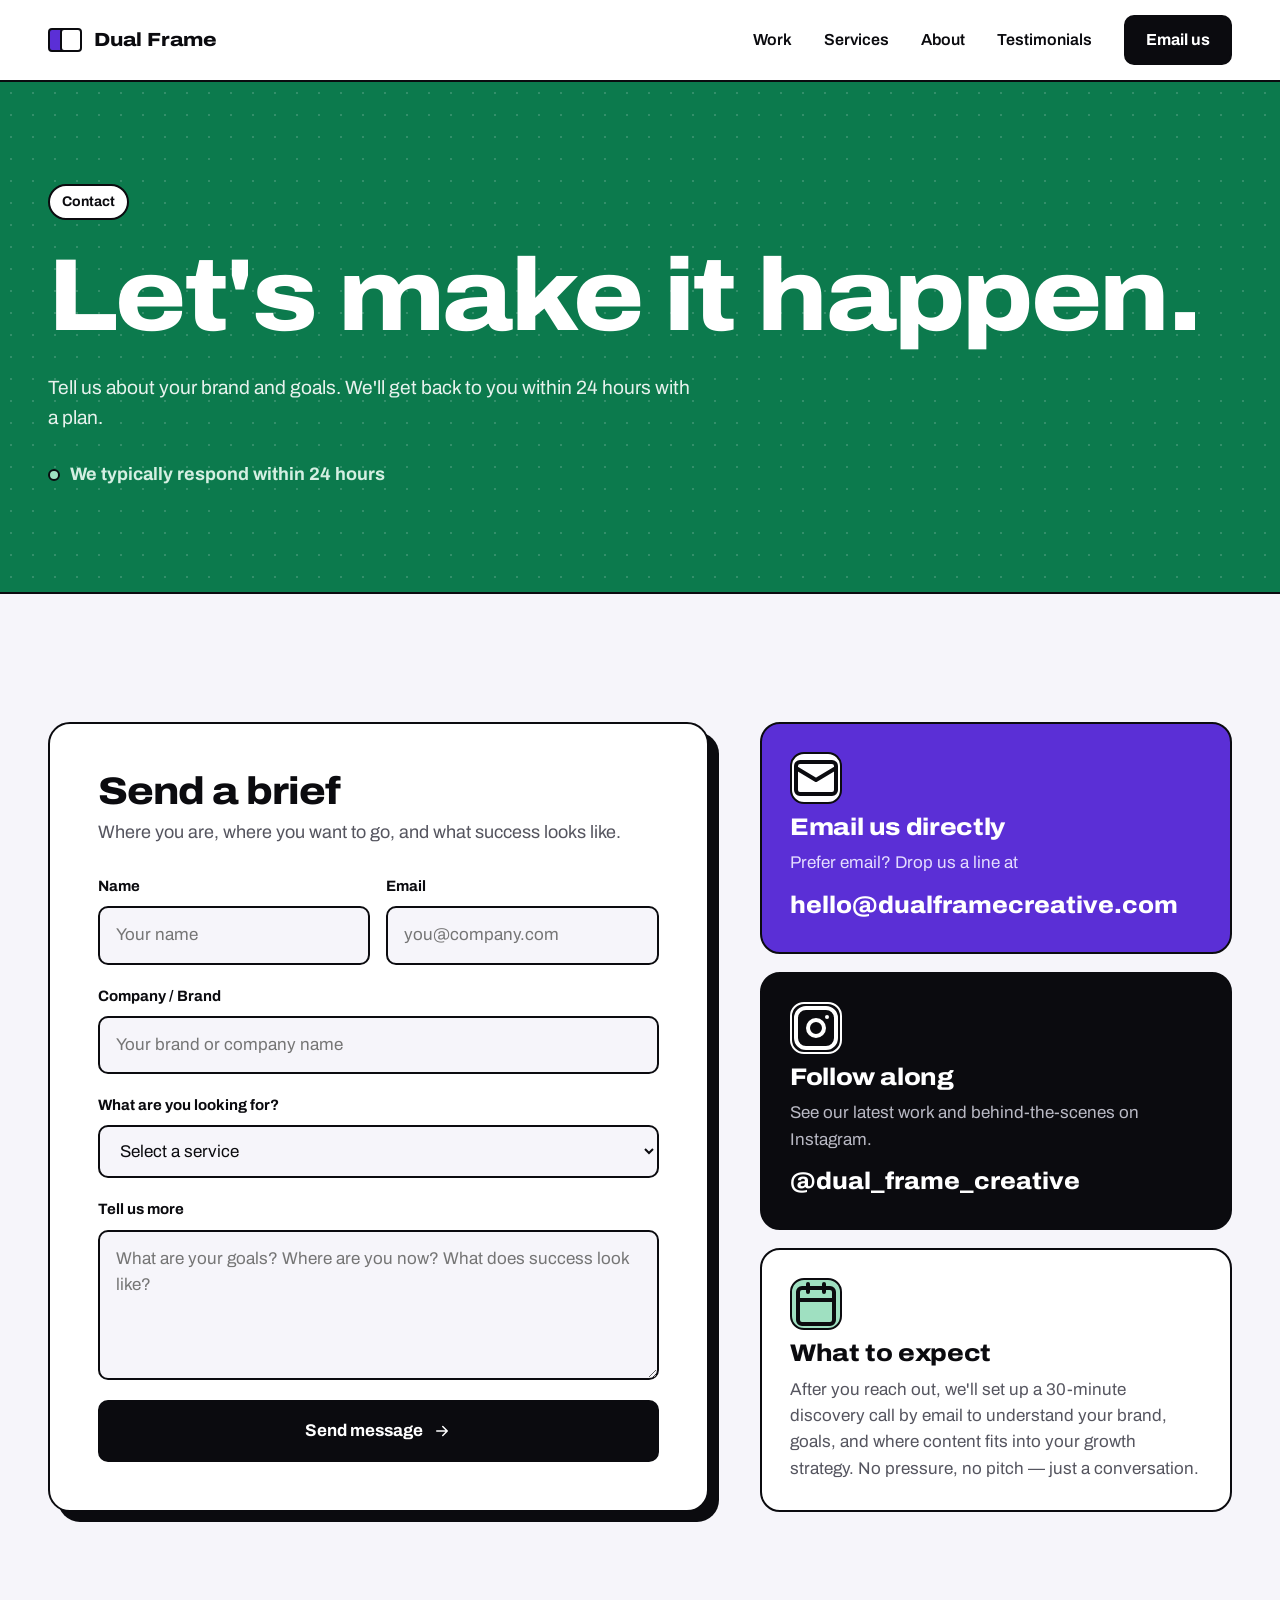
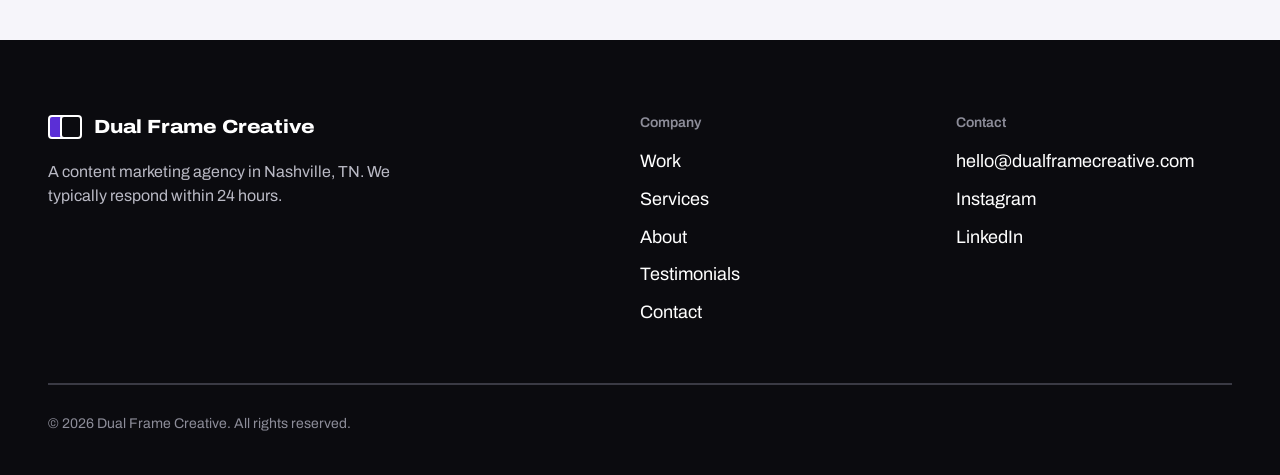
<file: contact.html>
<!doctype html>
<html lang="en">
  <head>
    <meta charset="UTF-8" />
    <meta name="viewport" content="width=device-width, initial-scale=1.0" />
    <title>Contact Us — Email Us or Send a Brief | Dual Frame Creative</title>
    <meta name="description" content="Get in touch with Dual Frame Creative. Email us or send a brief about your content marketing goals — we respond within 24 hours." />
    <meta property="og:title" content="Contact — Dual Frame Creative" />
    <meta property="og:description" content="Get in touch with Dual Frame Creative. Email us or send a brief about your content marketing goals — we respond within 24 hours." />
    <meta property="og:type" content="website" />
    <meta property="og:image" content="https://www.dualframecreative.com/vaith_logo.PNG" />
    <meta name="twitter:card" content="summary_large_image" />
    <meta name="twitter:title" content="Contact — Dual Frame Creative" />
    <meta name="twitter:description" content="Get in touch with Dual Frame Creative. Email us or send a brief about your content marketing goals." />
    <meta name="twitter:image" content="https://www.dualframecreative.com/vaith_logo.PNG" />
    <link rel="canonical" href="https://www.dualframecreative.com/contact.html">
    <meta property="og:url" content="https://www.dualframecreative.com/contact.html">
    <link rel="icon" type="image/png" sizes="48x48" href="/favicon-48.png">
    <link rel="icon" type="image/png" sizes="32x32" href="/favicon-32.png">
    <link rel="icon" href="/favicon.ico" sizes="any">
    <link rel="apple-touch-icon" href="/apple-touch-icon.png">
    <script type="application/ld+json">
    {
      "@context": "https://schema.org",
      "@type": "Organization",
      "name": "Dual Frame Creative",
      "url": "https://www.dualframecreative.com",
      "logo": "https://www.dualframecreative.com/vaith_logo.PNG",
      "sameAs": [
        "https://instagram.com/dual_frame_creative",
        "https://www.linkedin.com/in/advaith-srikanth-42453bb2"
      ],
      "email": "hello@dualframecreative.com",
      "founder": {
        "@type": "Person",
        "name": "Advaith Srikanth"
      },
      "description": "Nashville-based content marketing agency helping modern brands turn attention into momentum through strategy, short-form video, and execution built to compound."
    }
    </script>
    <script>document.documentElement.classList.add('js')</script>
    <link href="https://fonts.googleapis.com/css2?family=Archivo:wdth,wght@62..125,400..900&display=swap" rel="stylesheet">
    <link rel="stylesheet" href="/site.css">
    <meta name="theme-color" content="#09090b">
  </head>
<body>
<a class="skip" href="#main">Skip to content</a>
<header class="nav">
  <div class="wrap">
    <a class="brand" href="/"><span class="mark" aria-hidden="true"><span></span><span></span></span>Dual Frame</a>
    <ul class="nav-links">
      <li><a href="/work.html">Work</a></li>
      <li><a href="/services.html">Services</a></li>
      <li><a href="/about.html">About</a></li>
      <li><a href="/testimonials.html">Testimonials</a></li>
      <li><a class="btn btn-dark" href="mailto:hello@dualframecreative.com">Email us</a></li>
    </ul>
    <button class="menu-btn" type="button" aria-expanded="false" aria-controls="menu">Menu</button>
  </div>
</header>
<nav class="menu" id="menu" aria-label="Menu">
  <a href="/index.html">Home</a>
  <a href="/work.html">Work</a>
  <a href="/services.html">Services</a>
  <a href="/about.html">About</a>
  <a href="/testimonials.html">Testimonials</a>
  <a href="/contact.html" aria-current="page">Contact</a>
  <a class="btn btn-light" href="mailto:hello@dualframecreative.com">Email us</a>
</nav>
<main id="main">
  <section class="page-hero on-green dots">
    <div class="wrap">
      <span class="tag">Contact</span>
      <h1 class="mega">Let's make it happen.</h1>
      <p class="lead">Tell us about your brand and goals. We'll get back to you within 24 hours with a plan.</p>
      <p class="reply" style="margin-top:28px"><i></i>We typically respond within 24 hours</p>
    </div>
  </section>

  <section class="block bg-paper">
    <div class="wrap contact-grid">
      <div class="form-card">
        <h2>Send a brief</h2>
        <p>Where you are, where you want to go, and what success looks like.</p>
        <form id="contact-form" action="https://formsubmit.co/hello@dualframecreative.com" method="POST">
          <input type="hidden" name="_subject" value="New Contact — Dual Frame Creative">
          <input type="hidden" name="_next" value="https://www.dualframecreative.com/contact.html?submitted=true">
          <input type="text" name="_honey" style="display:none" tabindex="-1" autocomplete="off" aria-hidden="true">
          <div class="field-row">
            <div class="field"><label for="f-name">Name</label><input id="f-name" type="text" name="name" placeholder="Your name" autocomplete="name" required></div>
            <div class="field"><label for="f-email">Email</label><input id="f-email" type="email" name="email" placeholder="you@company.com" autocomplete="email" required></div>
          </div>
          <div class="field"><label for="f-company">Company / Brand</label><input id="f-company" type="text" name="company" placeholder="Your brand or company name" autocomplete="organization"></div>
          <div class="field">
            <label for="f-service">What are you looking for?</label>
            <select id="f-service" name="service" required>
              <option value="" disabled selected>Select a service</option>
              <option>Content Strategy</option>
              <option>Content Creation</option>
              <option>Short-Form Video</option>
              <option>Performance + Optimization</option>
              <option>Full Content System</option>
              <option>Something else</option>
            </select>
          </div>
          <div class="field"><label for="f-message">Tell us more</label><textarea id="f-message" name="message" placeholder="What are your goals? Where are you now? What does success look like?"></textarea></div>
          <button class="btn btn-dark" type="submit">Send message <svg viewBox="0 0 24 24" fill="none" stroke="currentColor" stroke-width="2" stroke-linecap="round" stroke-linejoin="round" aria-hidden="true"><path d="M5 12h14M13 6l6 6-6 6"/></svg></button>
        </form>
        <p class="sent" role="status">Message sent! We'll get back to you within 24 hours.</p>
      </div>

      <div class="info">
        <a class="info-card on-purple dots lift" href="mailto:hello@dualframecreative.com">
          <span class="big-n" style="width:52px;height:52px;border:var(--line);border-radius:14px;display:grid;place-items:center;background:var(--white);color:var(--black)"><svg viewBox="0 0 24 24" fill="none" stroke="currentColor" stroke-width="2" stroke-linecap="round" stroke-linejoin="round" aria-hidden="true"><rect x="2" y="4" width="20" height="16" rx="2"/><path d="m22 7-10 6L2 7"/></svg></span>
          <h3>Email us directly</h3>
          <p>Prefer email? Drop us a line at</p>
          <span class="big-link">hello@<wbr>dualframecreative.com</span>
        </a>
        <a class="info-card on-black lift" href="https://instagram.com/dual_frame_creative">
          <span class="big-n" style="width:52px;height:52px;border:2px solid var(--white);border-radius:14px;display:grid;place-items:center"><svg viewBox="0 0 24 24" fill="none" stroke="currentColor" stroke-width="2" stroke-linecap="round" stroke-linejoin="round" aria-hidden="true"><rect x="2" y="2" width="20" height="20" rx="5"/><circle cx="12" cy="12" r="4"/><path d="M17.5 6.5h.01"/></svg></span>
          <h3>Follow along</h3>
          <p>See our latest work and behind-the-scenes on Instagram.</p>
          <span class="big-link">@dual_frame_creative</span>
        </a>
        <div class="info-card" style="background:var(--white)">
          <span class="big-n" style="width:52px;height:52px;border:var(--line);border-radius:14px;display:grid;place-items:center;background:var(--green-soft)"><svg viewBox="0 0 24 24" fill="none" stroke="currentColor" stroke-width="2" stroke-linecap="round" stroke-linejoin="round" aria-hidden="true"><rect x="3" y="4" width="18" height="18" rx="2"/><path d="M16 2v4M8 2v4M3 10h18"/></svg></span>
          <h3>What to expect</h3>
          <p style="color:var(--grey)">After you reach out, we'll set up a 30-minute discovery call by email to understand your brand, goals, and where content fits into your growth strategy. No pressure, no pitch — just a conversation.</p>
        </div>
      </div>
    </div>
  </section>

</main>
<footer>
  <div class="wrap">
    <div class="foot">
      <div>
        <a class="brand" href="/"><span class="mark" aria-hidden="true"><span></span><span></span></span>Dual Frame Creative</a>
        <p>A content marketing agency in Nashville, TN. We typically respond within 24 hours.</p>
      </div>
      <div><h4>Company</h4><ul><li><a href="/work.html">Work</a></li><li><a href="/services.html">Services</a></li><li><a href="/about.html">About</a></li><li><a href="/testimonials.html">Testimonials</a></li><li><a href="/contact.html">Contact</a></li></ul></div>
      <div><h4>Contact</h4><ul><li><a href="mailto:hello@dualframecreative.com">hello@dualframecreative.com</a></li><li><a href="https://instagram.com/dual_frame_creative">Instagram</a></li><li><a href="https://www.linkedin.com/in/advaith-srikanth-42453bb2">LinkedIn</a></li></ul></div>
    </div>
    <p class="legal">&copy; 2026 Dual Frame Creative. All rights reserved.</p>
  </div>
</footer>
<dialog class="player" id="player" aria-label="Client video">
  <button class="player-close" type="button" aria-label="Close video">&times;</button>
  <div class="player-frame"></div>
</dialog>
<script src="/site.js" defer></script>
</body>
</html>
</file>
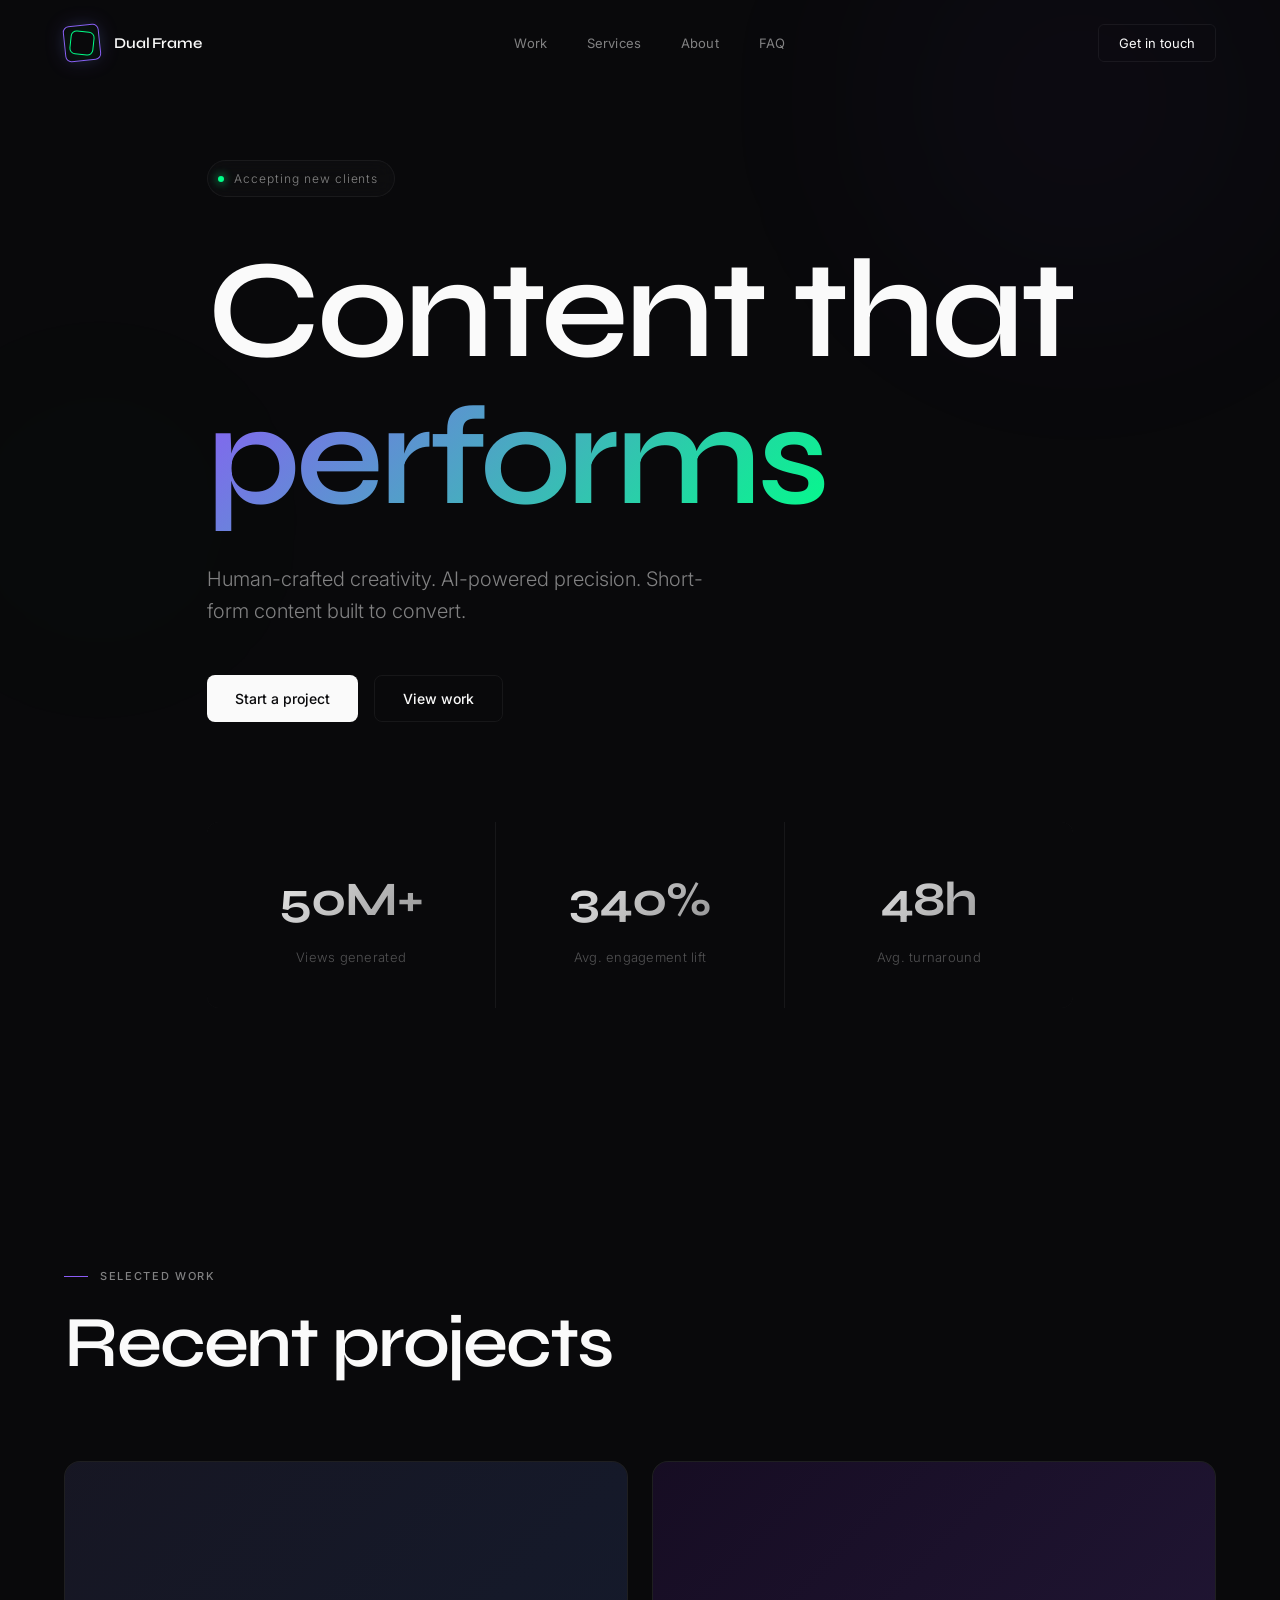
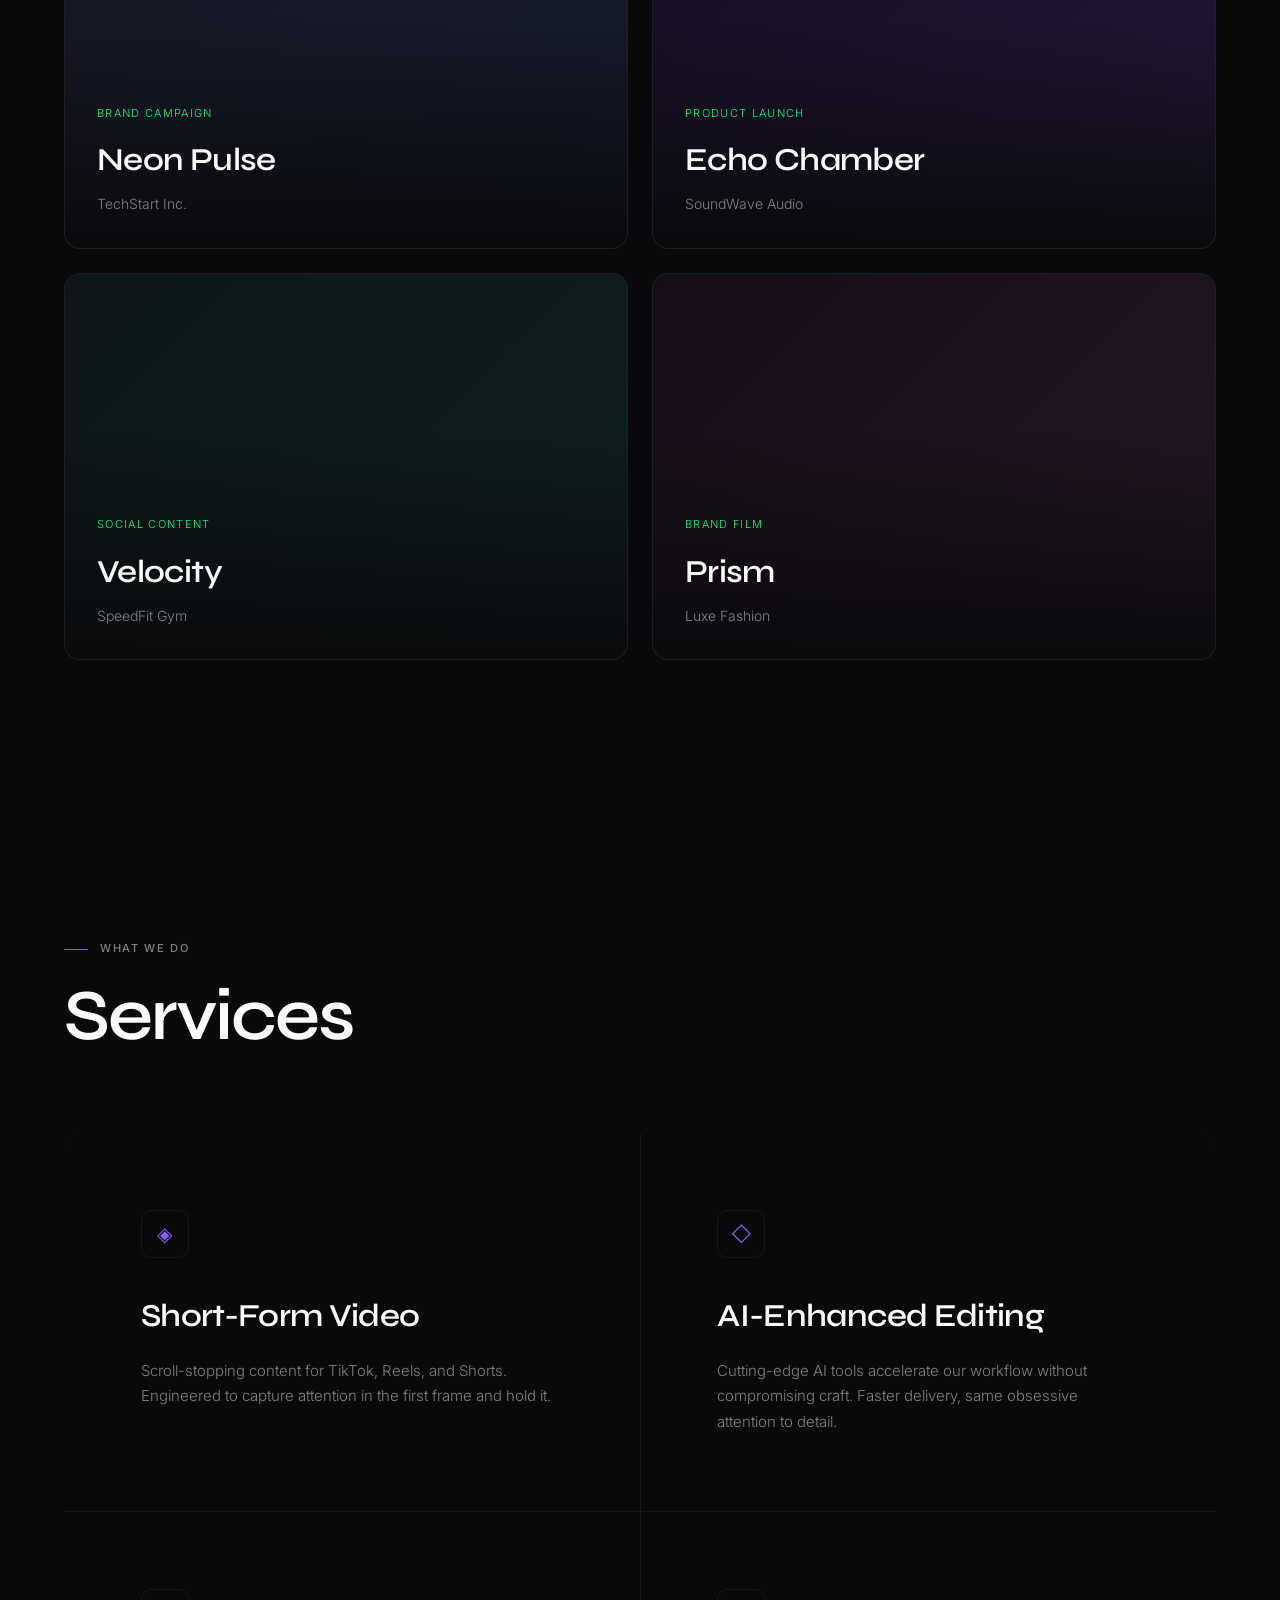
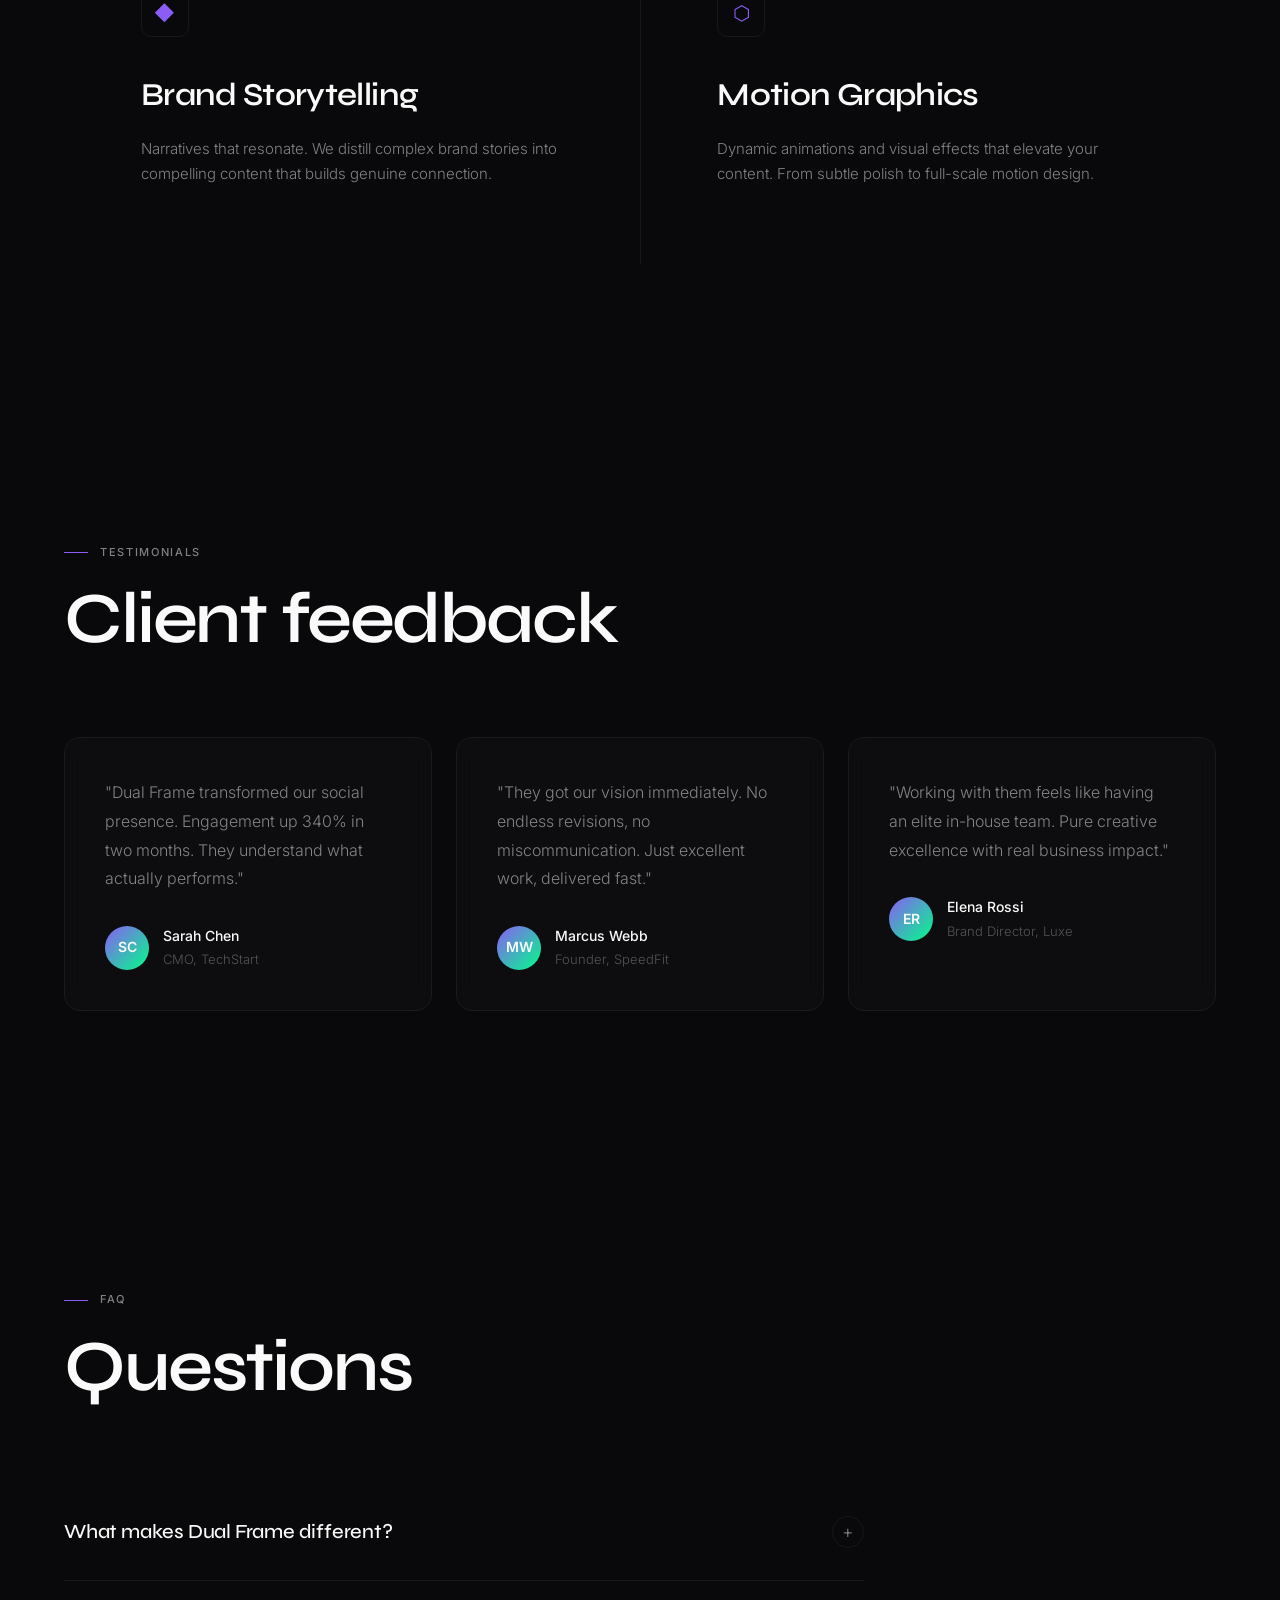
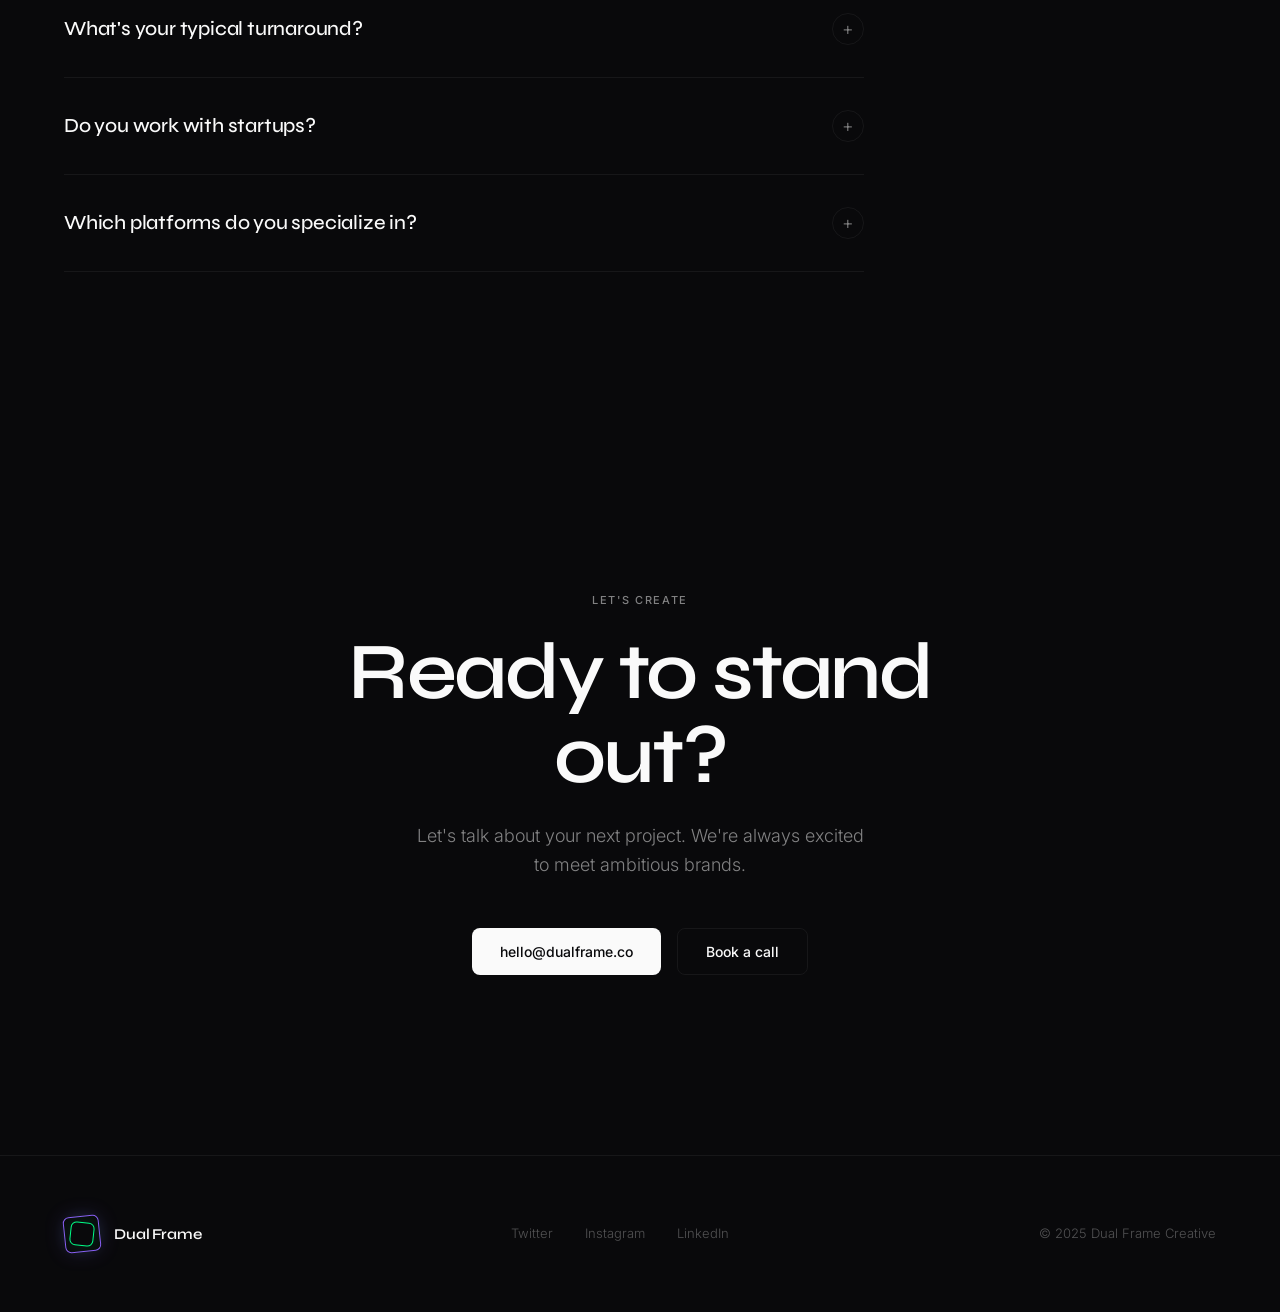
<file: index (9).html>
<!DOCTYPE html>
<html lang="en">
<head>
  <meta charset="UTF-8">
  <meta name="viewport" content="width=device-width, initial-scale=1.0">
  <title>Dual Frame Creative</title>
  <meta name="description" content="Human-crafted. AI-powered. Short-form content that performs.">
  
  <link rel="icon" href="data:image/svg+xml,<svg xmlns='http://www.w3.org/2000/svg' viewBox='0 0 100 100'><rect x='15' y='15' width='70' height='70' fill='none' stroke='%238B5CF6' stroke-width='4' rx='8' transform='rotate(-5 50 50)'/><rect x='25' y='25' width='50' height='50' fill='none' stroke='%2300ff88' stroke-width='3' rx='6' transform='rotate(5 50 50)'/></svg>">
  
  <link rel="preconnect" href="https://fonts.googleapis.com">
  <link rel="preconnect" href="https://fonts.gstatic.com" crossorigin>
  <link href="https://fonts.googleapis.com/css2?family=Syne:wght@400;500;600;700;800&family=Inter:wght@300;400;500&display=swap" rel="stylesheet">
  
  <style>
    *, *::before, *::after {
      margin: 0;
      padding: 0;
      box-sizing: border-box;
    }
    
    :root {
      --bg: #09090b;
      --bg-elevated: #111113;
      --text: #fafafa;
      --text-secondary: rgba(250, 250, 250, 0.5);
      --text-tertiary: rgba(250, 250, 250, 0.3);
      --purple: #8B5CF6;
      --green: #00ff88;
      --border: rgba(255, 255, 255, 0.06);
      --glass: rgba(255, 255, 255, 0.02);
      --glass-border: rgba(255, 255, 255, 0.05);
    }
    
    html {
      scroll-behavior: smooth;
      font-size: 16px;
    }
    
    body {
      font-family: 'Inter', -apple-system, sans-serif;
      background: var(--bg);
      color: var(--text);
      line-height: 1.6;
      font-weight: 300;
      overflow-x: hidden;
      -webkit-font-smoothing: antialiased;
    }
    
    ::selection {
      background: var(--purple);
      color: white;
    }
    
    ::-webkit-scrollbar {
      width: 6px;
    }
    
    ::-webkit-scrollbar-track {
      background: var(--bg);
    }
    
    ::-webkit-scrollbar-thumb {
      background: rgba(139, 92, 246, 0.3);
      border-radius: 3px;
    }
    
    /* Typography */
    .display {
      font-family: 'Syne', sans-serif;
      font-weight: 600;
      letter-spacing: -0.03em;
      line-height: 1.05;
    }
    
    .label {
      font-size: 11px;
      letter-spacing: 0.15em;
      text-transform: uppercase;
      color: var(--text-secondary);
      font-weight: 500;
    }
    
    /* Utility */
    .container {
      max-width: 1400px;
      margin: 0 auto;
      padding: 0 clamp(24px, 5vw, 80px);
    }
    
    /* Ambient */
    .ambient {
      position: fixed;
      inset: 0;
      pointer-events: none;
      z-index: 0;
      overflow: hidden;
    }
    
    .orb {
      position: absolute;
      border-radius: 50%;
      filter: blur(120px);
      opacity: 0.4;
    }
    
    .orb-1 {
      width: 600px;
      height: 600px;
      background: radial-gradient(circle, rgba(139, 92, 246, 0.15) 0%, transparent 70%);
      top: -200px;
      right: -100px;
      animation: drift 20s ease-in-out infinite;
    }
    
    .orb-2 {
      width: 400px;
      height: 400px;
      background: radial-gradient(circle, rgba(0, 255, 136, 0.08) 0%, transparent 70%);
      bottom: 20%;
      left: -100px;
      animation: drift 25s ease-in-out infinite reverse;
    }
    
    @keyframes drift {
      0%, 100% { transform: translate(0, 0) scale(1); }
      25% { transform: translate(30px, -20px) scale(1.05); }
      50% { transform: translate(-20px, 30px) scale(0.95); }
      75% { transform: translate(20px, 20px) scale(1.02); }
    }
    
    /* Navigation */
    nav {
      position: fixed;
      top: 0;
      left: 0;
      right: 0;
      z-index: 100;
      padding: 24px 0;
      transition: all 0.4s cubic-bezier(0.16, 1, 0.3, 1);
    }
    
    nav.scrolled {
      padding: 16px 0;
      background: rgba(9, 9, 11, 0.8);
      backdrop-filter: blur(20px);
      -webkit-backdrop-filter: blur(20px);
      border-bottom: 1px solid var(--border);
    }
    
    nav .container {
      display: flex;
      justify-content: space-between;
      align-items: center;
    }
    
    .logo {
      display: flex;
      align-items: center;
      gap: 14px;
      text-decoration: none;
      color: var(--text);
    }
    
    .logo-mark {
      width: 36px;
      height: 36px;
      position: relative;
    }
    
    .logo-mark::before,
    .logo-mark::after {
      content: '';
      position: absolute;
      border-radius: 6px;
    }
    
    .logo-mark::before {
      inset: 0;
      border: 1.5px solid var(--purple);
      transform: rotate(-6deg);
      box-shadow: 0 0 20px rgba(139, 92, 246, 0.2);
    }
    
    .logo-mark::after {
      inset: 6px;
      border: 1.5px solid var(--green);
      transform: rotate(6deg);
      box-shadow: 0 0 20px rgba(0, 255, 136, 0.15);
    }
    
    .logo-text {
      font-family: 'Syne', sans-serif;
      font-weight: 600;
      font-size: 15px;
      letter-spacing: -0.01em;
    }
    
    .nav-links {
      display: flex;
      gap: 40px;
      list-style: none;
    }
    
    .nav-links a {
      color: var(--text-secondary);
      text-decoration: none;
      font-size: 13px;
      font-weight: 400;
      letter-spacing: 0.01em;
      transition: color 0.3s ease;
      position: relative;
    }
    
    .nav-links a::after {
      content: '';
      position: absolute;
      bottom: -4px;
      left: 0;
      width: 0;
      height: 1px;
      background: var(--green);
      transition: width 0.3s ease;
    }
    
    .nav-links a:hover {
      color: var(--text);
    }
    
    .nav-links a:hover::after {
      width: 100%;
    }
    
    .nav-cta {
      padding: 10px 20px;
      background: transparent;
      border: 1px solid var(--border);
      border-radius: 6px;
      color: var(--text);
      font-size: 13px;
      font-weight: 400;
      cursor: pointer;
      transition: all 0.3s ease;
      font-family: inherit;
    }
    
    .nav-cta:hover {
      background: rgba(255, 255, 255, 0.05);
      border-color: rgba(255, 255, 255, 0.1);
    }
    
    /* Hero */
    .hero {
      min-height: 100vh;
      display: flex;
      align-items: center;
      position: relative;
      padding: 160px 0 120px;
    }
    
    .hero-content {
      position: relative;
      z-index: 1;
    }
    
    .hero-eyebrow {
      display: inline-flex;
      align-items: center;
      gap: 10px;
      margin-bottom: 40px;
      padding: 8px 16px 8px 10px;
      background: var(--glass);
      border: 1px solid var(--glass-border);
      border-radius: 100px;
      backdrop-filter: blur(10px);
    }
    
    .hero-eyebrow .dot {
      width: 6px;
      height: 6px;
      background: var(--green);
      border-radius: 50%;
      box-shadow: 0 0 10px var(--green);
      animation: pulse 2s ease-in-out infinite;
    }
    
    @keyframes pulse {
      0%, 100% { opacity: 1; }
      50% { opacity: 0.5; }
    }
    
    .hero-eyebrow span {
      font-size: 12px;
      letter-spacing: 0.08em;
      color: var(--text-secondary);
    }
    
    .hero h1 {
      font-size: clamp(56px, 12vw, 140px);
      margin-bottom: 32px;
      max-width: 1100px;
    }
    
    .hero h1 .line {
      display: block;
      overflow: hidden;
    }
    
    .hero h1 .gradient {
      background: linear-gradient(135deg, var(--purple) 0%, var(--green) 100%);
      -webkit-background-clip: text;
      -webkit-text-fill-color: transparent;
      background-clip: text;
    }
    
    .hero h1 .thin {
      font-weight: 400;
      color: var(--text-secondary);
    }
    
    .hero-sub {
      font-size: clamp(16px, 2vw, 20px);
      color: var(--text-secondary);
      max-width: 500px;
      margin-bottom: 48px;
      font-weight: 300;
    }
    
    .hero-actions {
      display: flex;
      gap: 16px;
      flex-wrap: wrap;
    }
    
    .btn {
      display: inline-flex;
      align-items: center;
      gap: 8px;
      padding: 14px 28px;
      font-size: 14px;
      font-weight: 500;
      border-radius: 8px;
      cursor: pointer;
      transition: all 0.3s cubic-bezier(0.16, 1, 0.3, 1);
      font-family: inherit;
      text-decoration: none;
    }
    
    .btn-primary {
      background: var(--text);
      color: var(--bg);
      border: none;
    }
    
    .btn-primary:hover {
      transform: translateY(-2px);
      box-shadow: 0 10px 40px rgba(255, 255, 255, 0.15);
    }
    
    .btn-ghost {
      background: transparent;
      color: var(--text);
      border: 1px solid var(--border);
    }
    
    .btn-ghost:hover {
      background: rgba(255, 255, 255, 0.03);
      border-color: rgba(255, 255, 255, 0.1);
    }
    
    /* Stats */
    .stats {
      display: grid;
      grid-template-columns: repeat(3, 1fr);
      gap: 1px;
      background: var(--border);
      margin-top: 100px;
      border-radius: 12px;
      overflow: hidden;
    }
    
    .stat {
      background: var(--bg);
      padding: 40px;
      text-align: center;
    }
    
    .stat-value {
      font-family: 'Syne', sans-serif;
      font-size: clamp(32px, 5vw, 48px);
      font-weight: 700;
      letter-spacing: -0.02em;
      margin-bottom: 8px;
      background: linear-gradient(135deg, var(--text) 0%, var(--text-secondary) 100%);
      -webkit-background-clip: text;
      -webkit-text-fill-color: transparent;
    }
    
    .stat-label {
      font-size: 13px;
      color: var(--text-tertiary);
      letter-spacing: 0.02em;
    }
    
    /* Sections */
    section {
      position: relative;
      z-index: 1;
      padding: 140px 0;
    }
    
    .section-header {
      margin-bottom: 80px;
    }
    
    .section-header .label {
      margin-bottom: 20px;
      display: flex;
      align-items: center;
      gap: 12px;
    }
    
    .section-header .label::before {
      content: '';
      width: 24px;
      height: 1px;
      background: var(--purple);
    }
    
    .section-header h2 {
      font-size: clamp(40px, 8vw, 72px);
    }
    
    /* Services */
    .services-grid {
      display: grid;
      grid-template-columns: repeat(2, 1fr);
      gap: 1px;
      background: var(--border);
      border-radius: 16px;
      overflow: hidden;
    }
    
    .service {
      background: var(--bg);
      padding: clamp(40px, 6vw, 80px);
      position: relative;
      transition: all 0.4s ease;
    }
    
    .service::before {
      content: '';
      position: absolute;
      inset: 0;
      background: linear-gradient(135deg, rgba(139, 92, 246, 0.03) 0%, transparent 50%);
      opacity: 0;
      transition: opacity 0.4s ease;
    }
    
    .service:hover::before {
      opacity: 1;
    }
    
    .service-icon {
      width: 48px;
      height: 48px;
      display: flex;
      align-items: center;
      justify-content: center;
      border: 1px solid var(--border);
      border-radius: 10px;
      margin-bottom: 32px;
      font-size: 20px;
      color: var(--purple);
      transition: all 0.3s ease;
    }
    
    .service:hover .service-icon {
      border-color: var(--purple);
      box-shadow: 0 0 30px rgba(139, 92, 246, 0.1);
    }
    
    .service h3 {
      font-family: 'Syne', sans-serif;
      font-size: clamp(24px, 3vw, 32px);
      font-weight: 600;
      margin-bottom: 16px;
      letter-spacing: -0.02em;
    }
    
    .service p {
      color: var(--text-secondary);
      font-size: 15px;
      line-height: 1.7;
    }
    
    /* Work */
    .work-grid {
      display: grid;
      grid-template-columns: repeat(2, 1fr);
      gap: 24px;
    }
    
    .work-item {
      position: relative;
      aspect-ratio: 16/11;
      border-radius: 16px;
      overflow: hidden;
      cursor: pointer;
      background: var(--bg-elevated);
      border: 1px solid var(--border);
      transition: all 0.5s cubic-bezier(0.16, 1, 0.3, 1);
    }
    
    .work-item:hover {
      transform: translateY(-8px);
      border-color: rgba(255, 255, 255, 0.1);
      box-shadow: 0 40px 80px rgba(0, 0, 0, 0.4);
    }
    
    .work-item::before {
      content: '';
      position: absolute;
      inset: 0;
      background: linear-gradient(180deg, transparent 40%, rgba(9, 9, 11, 0.95) 100%);
      z-index: 1;
    }
    
    .work-bg {
      position: absolute;
      inset: 0;
      opacity: 0.6;
      transition: all 0.5s ease;
    }
    
    .work-item:hover .work-bg {
      transform: scale(1.05);
      opacity: 0.8;
    }
    
    .work-content {
      position: absolute;
      bottom: 0;
      left: 0;
      right: 0;
      padding: 32px;
      z-index: 2;
    }
    
    .work-category {
      font-size: 11px;
      letter-spacing: 0.12em;
      text-transform: uppercase;
      color: var(--green);
      margin-bottom: 12px;
    }
    
    .work-title {
      font-family: 'Syne', sans-serif;
      font-size: clamp(24px, 3vw, 32px);
      font-weight: 600;
      letter-spacing: -0.02em;
      margin-bottom: 8px;
    }
    
    .work-client {
      color: var(--text-secondary);
      font-size: 14px;
    }
    
    /* Testimonials */
    .testimonials-grid {
      display: grid;
      grid-template-columns: repeat(3, 1fr);
      gap: 24px;
    }
    
    .testimonial {
      padding: 40px;
      background: var(--glass);
      border: 1px solid var(--glass-border);
      border-radius: 16px;
      backdrop-filter: blur(10px);
      transition: all 0.4s ease;
    }
    
    .testimonial:hover {
      border-color: rgba(139, 92, 246, 0.2);
      transform: translateY(-4px);
    }
    
    .testimonial-text {
      font-size: 16px;
      line-height: 1.8;
      color: var(--text-secondary);
      margin-bottom: 32px;
    }
    
    .testimonial-author {
      display: flex;
      align-items: center;
      gap: 14px;
    }
    
    .testimonial-avatar {
      width: 44px;
      height: 44px;
      border-radius: 50%;
      background: linear-gradient(135deg, var(--purple), var(--green));
      display: flex;
      align-items: center;
      justify-content: center;
      font-size: 14px;
      font-weight: 600;
    }
    
    .testimonial-name {
      font-weight: 500;
      font-size: 14px;
      margin-bottom: 2px;
    }
    
    .testimonial-role {
      font-size: 13px;
      color: var(--text-tertiary);
    }
    
    /* FAQ */
    .faq-list {
      max-width: 800px;
    }
    
    .faq-item {
      border-bottom: 1px solid var(--border);
      padding: 32px 0;
      cursor: pointer;
    }
    
    .faq-question {
      display: flex;
      justify-content: space-between;
      align-items: center;
      gap: 24px;
    }
    
    .faq-question h3 {
      font-family: 'Syne', sans-serif;
      font-size: 20px;
      font-weight: 500;
      letter-spacing: -0.01em;
      transition: color 0.3s ease;
    }
    
    .faq-item:hover .faq-question h3 {
      color: var(--purple);
    }
    
    .faq-toggle {
      width: 32px;
      height: 32px;
      border: 1px solid var(--border);
      border-radius: 50%;
      display: flex;
      align-items: center;
      justify-content: center;
      font-size: 18px;
      color: var(--text-secondary);
      transition: all 0.3s ease;
      flex-shrink: 0;
    }
    
    .faq-item.open .faq-toggle {
      transform: rotate(45deg);
      border-color: var(--purple);
      color: var(--purple);
    }
    
    .faq-answer {
      max-height: 0;
      overflow: hidden;
      transition: all 0.4s cubic-bezier(0.16, 1, 0.3, 1);
    }
    
    .faq-item.open .faq-answer {
      max-height: 200px;
      padding-top: 20px;
    }
    
    .faq-answer p {
      color: var(--text-secondary);
      font-size: 15px;
      line-height: 1.8;
    }
    
    /* CTA */
    .cta {
      text-align: center;
      padding: 180px 0;
    }
    
    .cta-inner {
      max-width: 700px;
      margin: 0 auto;
    }
    
    .cta h2 {
      font-size: clamp(48px, 10vw, 80px);
      margin-bottom: 24px;
    }
    
    .cta p {
      font-size: 18px;
      color: var(--text-secondary);
      margin-bottom: 48px;
      max-width: 450px;
      margin-left: auto;
      margin-right: auto;
    }
    
    /* Footer */
    footer {
      border-top: 1px solid var(--border);
      padding: 60px 0;
      position: relative;
      z-index: 1;
    }
    
    .footer-content {
      display: flex;
      justify-content: space-between;
      align-items: center;
    }
    
    .footer-links {
      display: flex;
      gap: 32px;
    }
    
    .footer-links a {
      color: var(--text-tertiary);
      text-decoration: none;
      font-size: 13px;
      transition: color 0.3s ease;
    }
    
    .footer-links a:hover {
      color: var(--text);
    }
    
    .footer-copy {
      font-size: 13px;
      color: var(--text-tertiary);
    }
    
    /* Mobile Menu */
    .menu-toggle {
      display: none;
      background: none;
      border: none;
      cursor: pointer;
      padding: 8px;
      flex-direction: column;
      gap: 5px;
    }
    
    .menu-toggle span {
      display: block;
      width: 20px;
      height: 1.5px;
      background: var(--text);
      transition: all 0.3s ease;
    }
    
    /* Responsive */
    @media (max-width: 1024px) {
      .services-grid { grid-template-columns: 1fr; }
      .work-grid { grid-template-columns: 1fr; }
      .testimonials-grid { grid-template-columns: 1fr; }
    }
    
    @media (max-width: 768px) {
      .nav-links, .nav-cta { display: none; }
      .menu-toggle { display: flex; }
      .stats { grid-template-columns: 1fr; }
      .hero h1 { font-size: clamp(40px, 12vw, 80px); }
      .footer-content { flex-direction: column; gap: 24px; text-align: center; }
    }
  </style>
</head>
<body>
  <div class="ambient">
    <div class="orb orb-1"></div>
    <div class="orb orb-2"></div>
  </div>

  <nav id="nav">
    <div class="container">
      <a href="#" class="logo">
        <div class="logo-mark"></div>
        <span class="logo-text">Dual Frame</span>
      </a>
      <ul class="nav-links">
        <li><a href="#work">Work</a></li>
        <li><a href="#services">Services</a></li>
        <li><a href="#about">About</a></li>
        <li><a href="#faq">FAQ</a></li>
      </ul>
      <button class="nav-cta">Get in touch</button>
      <button class="menu-toggle">
        <span></span>
        <span></span>
        <span></span>
      </button>
    </div>
  </nav>

  <section class="hero">
    <div class="container">
      <div class="hero-content">
        <div class="hero-eyebrow">
          <span class="dot"></span>
          <span>Accepting new clients</span>
        </div>
        
        <h1 class="display">
          <span class="line">Content that</span>
          <span class="line"><span class="gradient">performs</span></span>
        </h1>
        
        <p class="hero-sub">
          Human-crafted creativity. AI-powered precision. 
          Short-form content built to convert.
        </p>
        
        <div class="hero-actions">
          <button class="btn btn-primary">Start a project</button>
          <button class="btn btn-ghost">View work</button>
        </div>
        
        <div class="stats">
          <div class="stat">
            <div class="stat-value">50M+</div>
            <div class="stat-label">Views generated</div>
          </div>
          <div class="stat">
            <div class="stat-value">340%</div>
            <div class="stat-label">Avg. engagement lift</div>
          </div>
          <div class="stat">
            <div class="stat-value">48h</div>
            <div class="stat-label">Avg. turnaround</div>
          </div>
        </div>
      </div>
    </div>
  </section>

  <section id="work">
    <div class="container">
      <div class="section-header">
        <div class="label">Selected work</div>
        <h2 class="display">Recent projects</h2>
      </div>
      
      <div class="work-grid">
        <div class="work-item">
          <div class="work-bg" style="background: linear-gradient(135deg, #1a1a2e 0%, #16213e 100%);"></div>
          <div class="work-content">
            <div class="work-category">Brand Campaign</div>
            <h3 class="work-title">Neon Pulse</h3>
            <p class="work-client">TechStart Inc.</p>
          </div>
        </div>
        
        <div class="work-item">
          <div class="work-bg" style="background: linear-gradient(135deg, #1a0a2e 0%, #2d1b4e 100%);"></div>
          <div class="work-content">
            <div class="work-category">Product Launch</div>
            <h3 class="work-title">Echo Chamber</h3>
            <p class="work-client">SoundWave Audio</p>
          </div>
        </div>
        
        <div class="work-item">
          <div class="work-bg" style="background: linear-gradient(135deg, #0a1a1a 0%, #0d2828 100%);"></div>
          <div class="work-content">
            <div class="work-category">Social Content</div>
            <h3 class="work-title">Velocity</h3>
            <p class="work-client">SpeedFit Gym</p>
          </div>
        </div>
        
        <div class="work-item">
          <div class="work-bg" style="background: linear-gradient(135deg, #1a0a1a 0%, #2e1a2e 100%);"></div>
          <div class="work-content">
            <div class="work-category">Brand Film</div>
            <h3 class="work-title">Prism</h3>
            <p class="work-client">Luxe Fashion</p>
          </div>
        </div>
      </div>
    </div>
  </section>

  <section id="services">
    <div class="container">
      <div class="section-header">
        <div class="label">What we do</div>
        <h2 class="display">Services</h2>
      </div>
      
      <div class="services-grid">
        <div class="service">
          <div class="service-icon">◈</div>
          <h3>Short-Form Video</h3>
          <p>Scroll-stopping content for TikTok, Reels, and Shorts. Engineered to capture attention in the first frame and hold it.</p>
        </div>
        
        <div class="service">
          <div class="service-icon">◇</div>
          <h3>AI-Enhanced Editing</h3>
          <p>Cutting-edge AI tools accelerate our workflow without compromising craft. Faster delivery, same obsessive attention to detail.</p>
        </div>
        
        <div class="service">
          <div class="service-icon">◆</div>
          <h3>Brand Storytelling</h3>
          <p>Narratives that resonate. We distill complex brand stories into compelling content that builds genuine connection.</p>
        </div>
        
        <div class="service">
          <div class="service-icon">⬡</div>
          <h3>Motion Graphics</h3>
          <p>Dynamic animations and visual effects that elevate your content. From subtle polish to full-scale motion design.</p>
        </div>
      </div>
    </div>
  </section>

  <section id="testimonials">
    <div class="container">
      <div class="section-header">
        <div class="label">Testimonials</div>
        <h2 class="display">Client feedback</h2>
      </div>
      
      <div class="testimonials-grid">
        <div class="testimonial">
          <p class="testimonial-text">"Dual Frame transformed our social presence. Engagement up 340% in two months. They understand what actually performs."</p>
          <div class="testimonial-author">
            <div class="testimonial-avatar">SC</div>
            <div>
              <div class="testimonial-name">Sarah Chen</div>
              <div class="testimonial-role">CMO, TechStart</div>
            </div>
          </div>
        </div>
        
        <div class="testimonial">
          <p class="testimonial-text">"They got our vision immediately. No endless revisions, no miscommunication. Just excellent work, delivered fast."</p>
          <div class="testimonial-author">
            <div class="testimonial-avatar">MW</div>
            <div>
              <div class="testimonial-name">Marcus Webb</div>
              <div class="testimonial-role">Founder, SpeedFit</div>
            </div>
          </div>
        </div>
        
        <div class="testimonial">
          <p class="testimonial-text">"Working with them feels like having an elite in-house team. Pure creative excellence with real business impact."</p>
          <div class="testimonial-author">
            <div class="testimonial-avatar">ER</div>
            <div>
              <div class="testimonial-name">Elena Rossi</div>
              <div class="testimonial-role">Brand Director, Luxe</div>
            </div>
          </div>
        </div>
      </div>
    </div>
  </section>

  <section id="faq">
    <div class="container">
      <div class="section-header">
        <div class="label">FAQ</div>
        <h2 class="display">Questions</h2>
      </div>
      
      <div class="faq-list">
        <div class="faq-item">
          <div class="faq-question">
            <h3>What makes Dual Frame different?</h3>
            <div class="faq-toggle">+</div>
          </div>
          <div class="faq-answer">
            <p>We blend human creativity with AI efficiency. Every piece is hand-crafted by our team, then enhanced with cutting-edge tools for maximum impact. The result: premium quality at unprecedented speed.</p>
          </div>
        </div>
        
        <div class="faq-item">
          <div class="faq-question">
            <h3>What's your typical turnaround?</h3>
            <div class="faq-toggle">+</div>
          </div>
          <div class="faq-answer">
            <p>Most projects are delivered within 5-7 business days. Rush delivery available for urgent campaigns. We move fast without cutting corners.</p>
          </div>
        </div>
        
        <div class="faq-item">
          <div class="faq-question">
            <h3>Do you work with startups?</h3>
            <div class="faq-toggle">+</div>
          </div>
          <div class="faq-answer">
            <p>Absolutely. We have flexible packages designed for brands at every stage. Some of our best work has been with early-stage companies ready to make noise.</p>
          </div>
        </div>
        
        <div class="faq-item">
          <div class="faq-question">
            <h3>Which platforms do you specialize in?</h3>
            <div class="faq-toggle">+</div>
          </div>
          <div class="faq-answer">
            <p>TikTok, Instagram Reels, YouTube Shorts, LinkedIn, and emerging platforms. We stay ahead of algorithm changes and platform trends so you don't have to.</p>
          </div>
        </div>
      </div>
    </div>
  </section>

  <section class="cta" id="contact">
    <div class="container">
      <div class="cta-inner">
        <div class="label" style="justify-content: center; margin-bottom: 20px;">Let's create</div>
        <h2 class="display">Ready to stand out?</h2>
        <p>Let's talk about your next project. We're always excited to meet ambitious brands.</p>
        <div class="hero-actions" style="justify-content: center;">
          <button class="btn btn-primary">hello@dualframe.co</button>
          <button class="btn btn-ghost">Book a call</button>
        </div>
      </div>
    </div>
  </section>

  <footer>
    <div class="container">
      <div class="footer-content">
        <a href="#" class="logo">
          <div class="logo-mark"></div>
          <span class="logo-text">Dual Frame</span>
        </a>
        <div class="footer-links">
          <a href="#">Twitter</a>
          <a href="#">Instagram</a>
          <a href="#">LinkedIn</a>
        </div>
        <div class="footer-copy">© 2025 Dual Frame Creative</div>
      </div>
    </div>
  </footer>

  <script>
    // Nav scroll effect
    const nav = document.getElementById('nav');
    window.addEventListener('scroll', () => {
      nav.classList.toggle('scrolled', window.scrollY > 50);
    });
    
    // FAQ accordion
    document.querySelectorAll('.faq-item').forEach(item => {
      item.addEventListener('click', () => {
        const wasOpen = item.classList.contains('open');
        document.querySelectorAll('.faq-item').forEach(i => i.classList.remove('open'));
        if (!wasOpen) item.classList.add('open');
      });
    });
    
    // Smooth scroll
    document.querySelectorAll('a[href^="#"]').forEach(anchor => {
      anchor.addEventListener('click', function(e) {
        e.preventDefault();
        const target = document.querySelector(this.getAttribute('href'));
        if (target) {
          target.scrollIntoView({ behavior: 'smooth', block: 'start' });
        }
      });
    });
  </script>
</body>
</html>
</file>
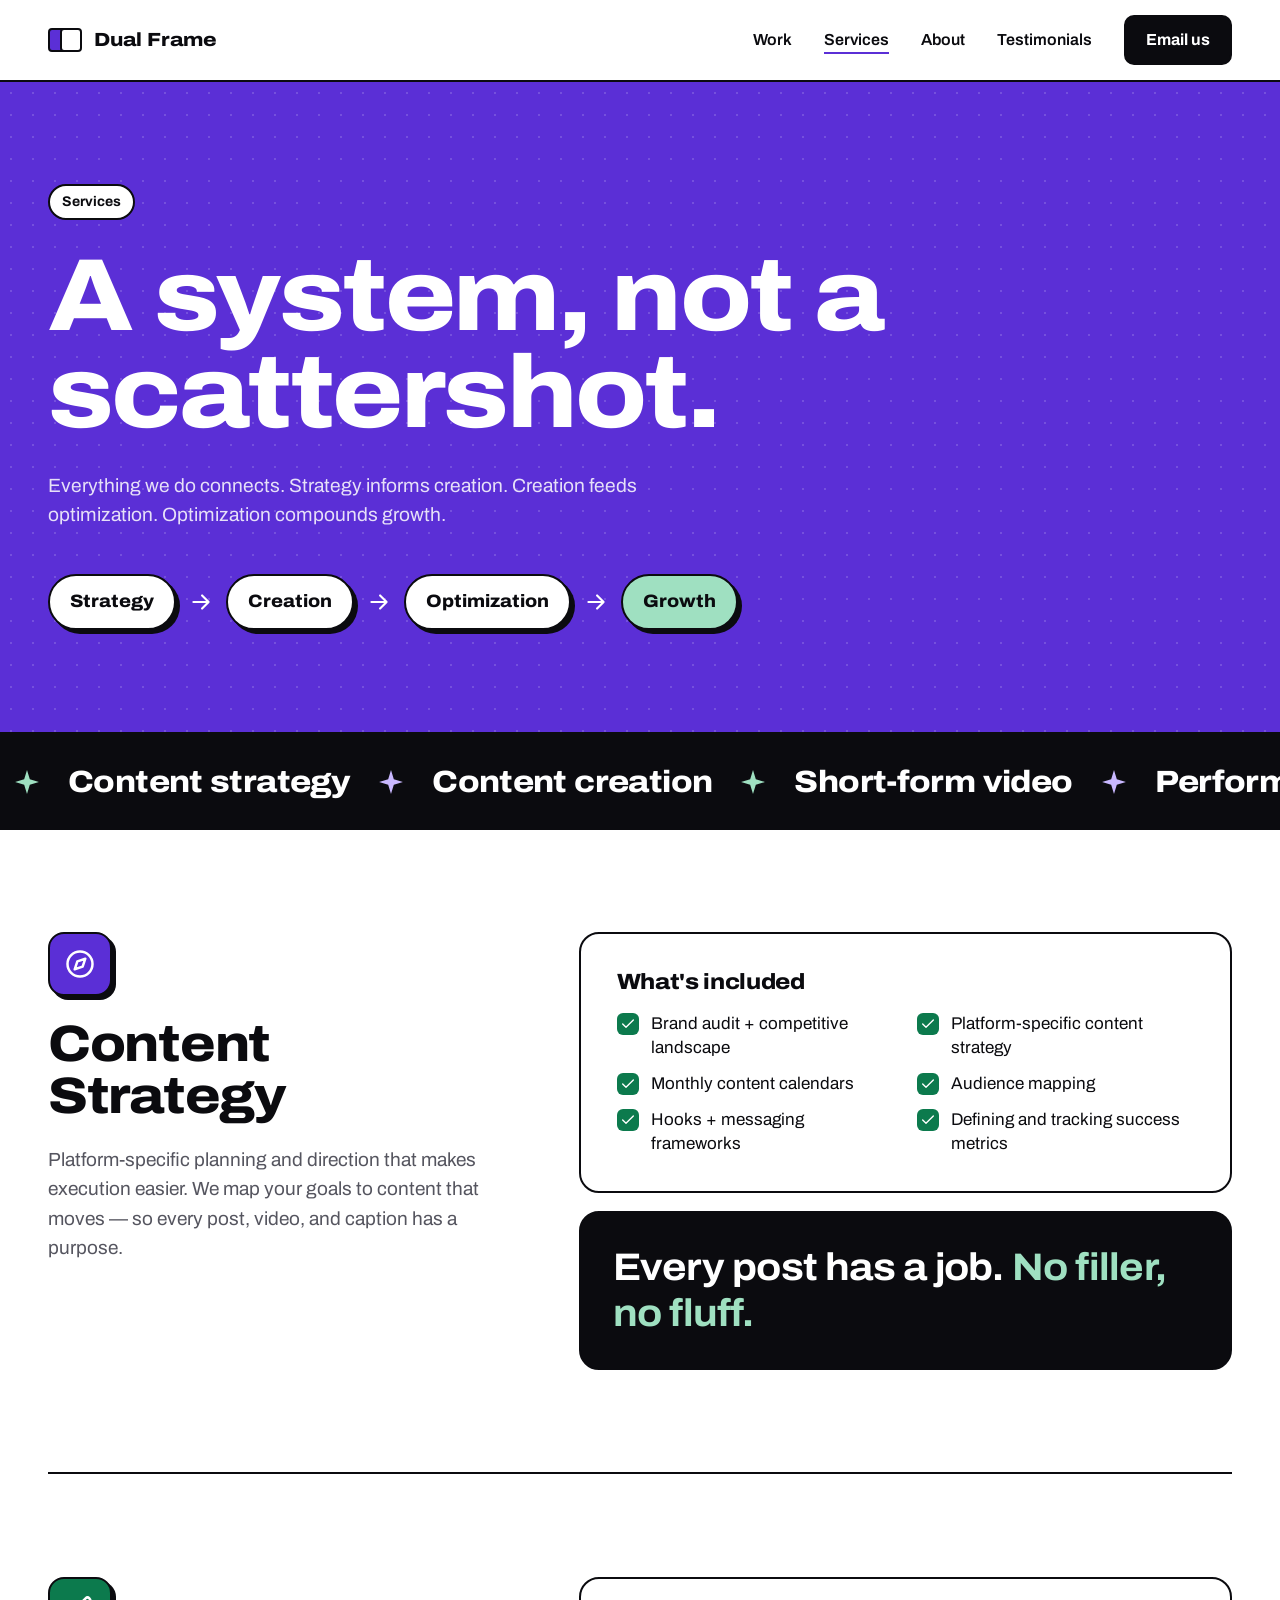
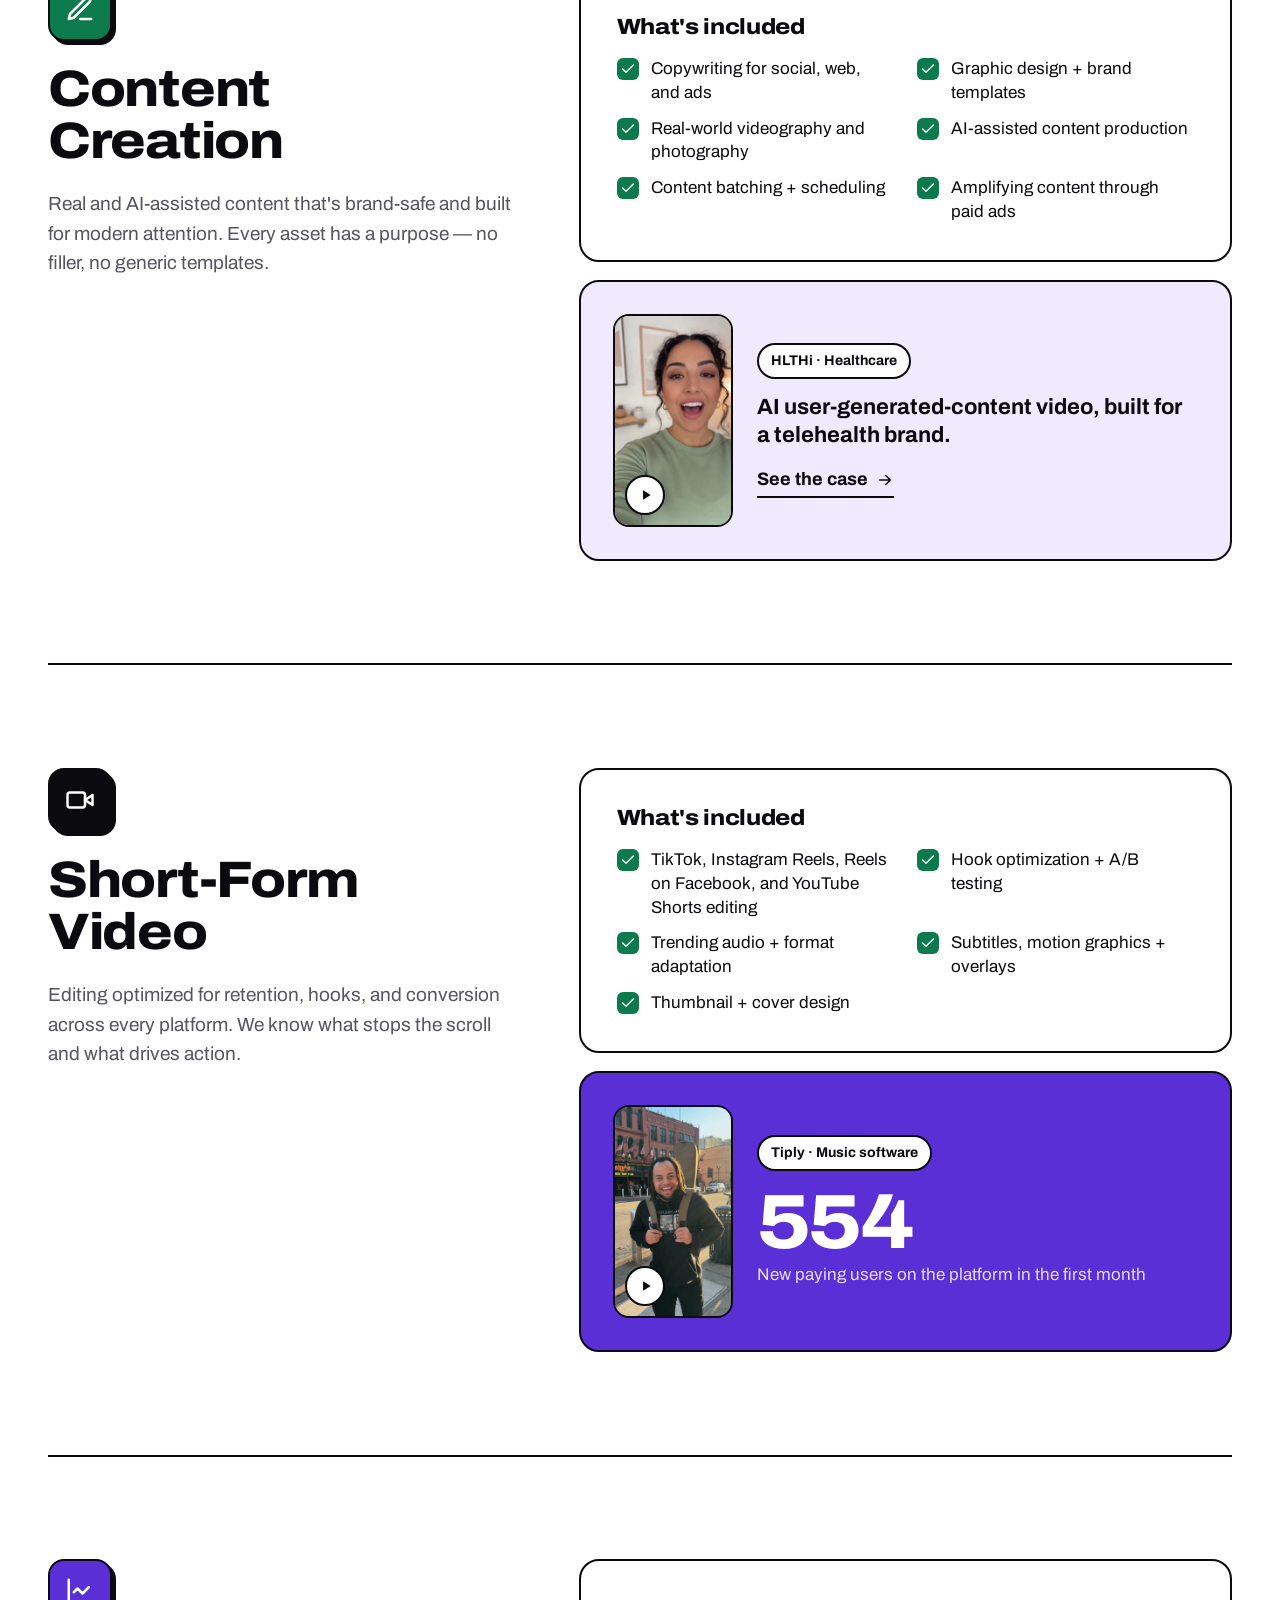
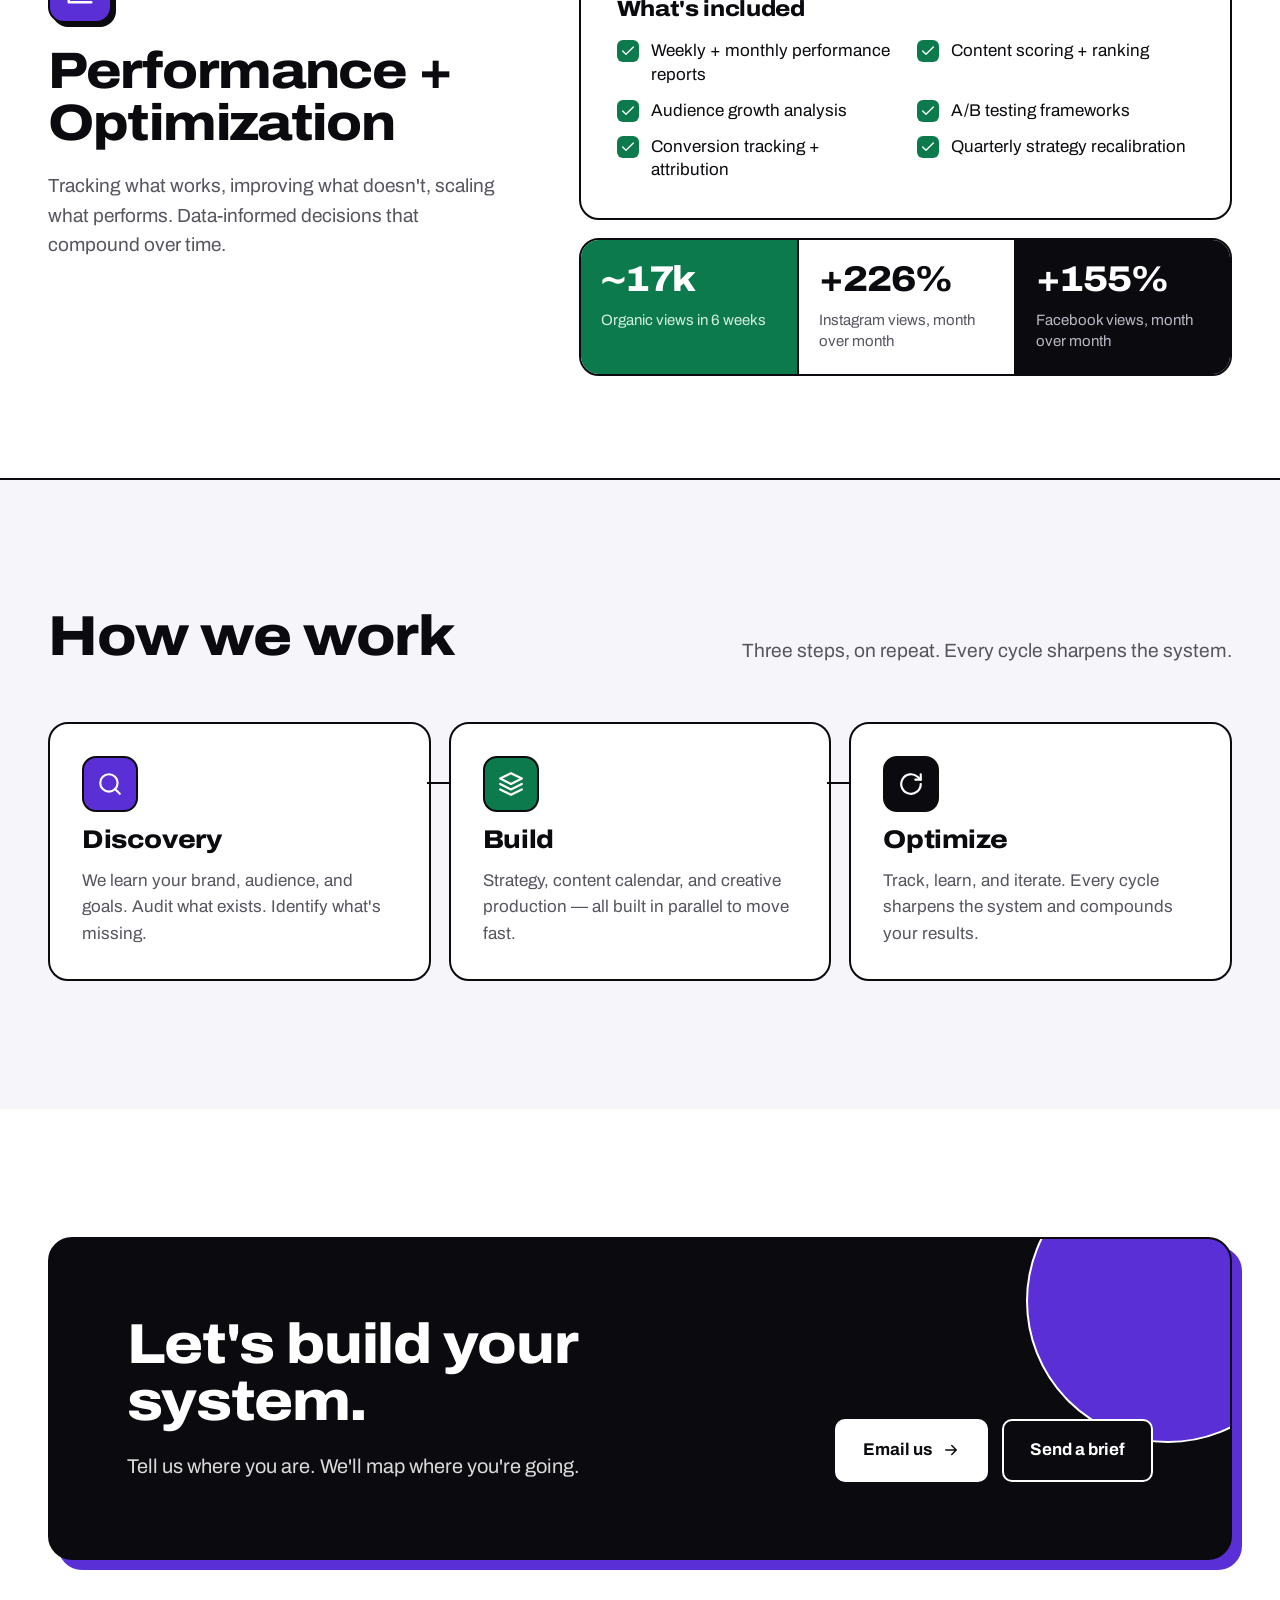
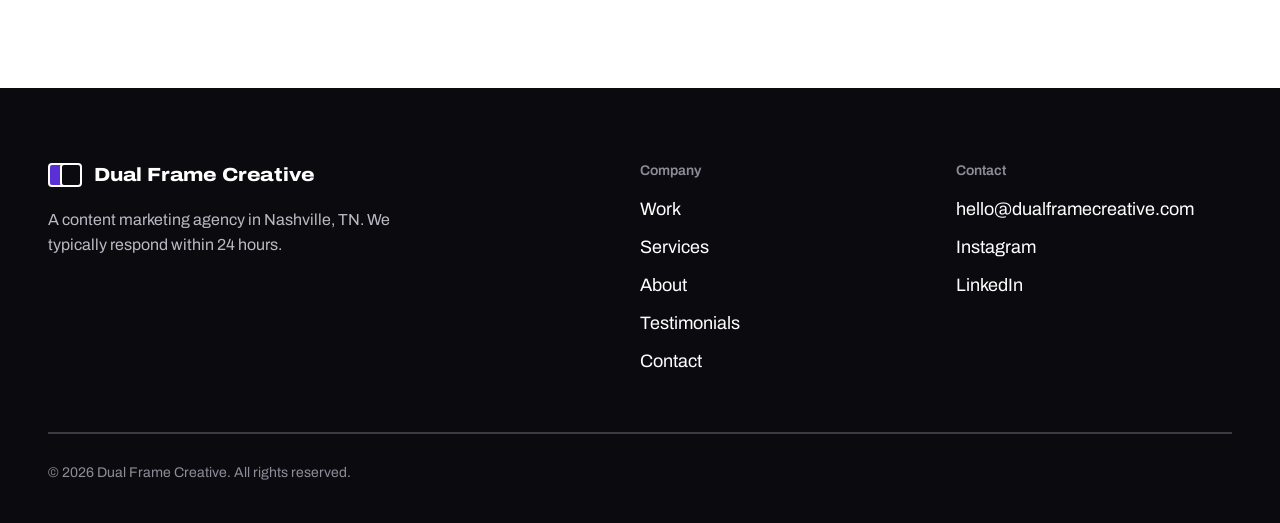
<file: services.html>
<!doctype html>
<html lang="en">
  <head>
    <meta charset="UTF-8" />
    <meta name="viewport" content="width=device-width, initial-scale=1.0" />
    <title>Services — Content Strategy, Video & More | Dual Frame Creative</title>
    <meta name="description" content="Strategy, short-form video, content creation, and performance optimization. A systems approach to content." />
    <meta property="og:title" content="Services — Dual Frame Creative" />
    <meta property="og:description" content="Strategy, short-form video, content creation, and performance optimization. A systems approach to content." />
    <meta property="og:type" content="website" />
    <meta property="og:image" content="https://www.dualframecreative.com/vaith_logo.PNG" />
    <meta name="twitter:card" content="summary_large_image" />
    <meta name="twitter:title" content="Services — Dual Frame Creative" />
    <meta name="twitter:description" content="Strategy, short-form video, content creation, and performance optimization." />
    <meta name="twitter:image" content="https://www.dualframecreative.com/vaith_logo.PNG" />
    <link rel="canonical" href="https://www.dualframecreative.com/services.html">
    <meta property="og:url" content="https://www.dualframecreative.com/services.html">
    <link rel="icon" type="image/png" sizes="48x48" href="/favicon-48.png">
    <link rel="icon" type="image/png" sizes="32x32" href="/favicon-32.png">
    <link rel="icon" href="/favicon.ico" sizes="any">
    <link rel="apple-touch-icon" href="/apple-touch-icon.png">
    <script type="application/ld+json">
    {
      "@context": "https://schema.org",
      "@graph": [
        {
          "@type": "Organization",
          "name": "Dual Frame Creative",
          "url": "https://www.dualframecreative.com",
          "logo": "https://www.dualframecreative.com/vaith_logo.PNG",
          "sameAs": [
            "https://instagram.com/dual_frame_creative",
            "https://www.linkedin.com/in/advaith-srikanth-42453bb2"
          ],
          "email": "hello@dualframecreative.com",
          "founder": {
            "@type": "Person",
            "name": "Advaith Srikanth"
          },
          "description": "Nashville-based content marketing agency helping modern brands turn attention into momentum through strategy, short-form video, and execution built to compound."
        },
        {
          "@type": "Service",
          "name": "Content Strategy",
          "description": "Platform-specific planning and direction including brand audits, content calendars, audience mapping, and messaging frameworks.",
          "provider": { "@type": "Organization", "name": "Dual Frame Creative" }
        },
        {
          "@type": "Service",
          "name": "Content Creation",
          "description": "Real and AI-assisted content production including copywriting, graphic design, videography, photography, and content scheduling.",
          "provider": { "@type": "Organization", "name": "Dual Frame Creative" }
        },
        {
          "@type": "Service",
          "name": "Short-Form Video",
          "description": "Video editing optimized for retention, hooks, and conversion across TikTok, Instagram Reels, Facebook Reels, and YouTube Shorts.",
          "provider": { "@type": "Organization", "name": "Dual Frame Creative" }
        },
        {
          "@type": "Service",
          "name": "Performance & Optimization",
          "description": "Weekly and monthly performance reports, content scoring, audience growth analysis, A/B testing, and conversion tracking.",
          "provider": { "@type": "Organization", "name": "Dual Frame Creative" }
        }
      ]
    }
    </script>
    <script>document.documentElement.classList.add('js')</script>
    <link href="https://fonts.googleapis.com/css2?family=Archivo:wdth,wght@62..125,400..900&display=swap" rel="stylesheet">
    <link rel="stylesheet" href="/site.css">
    <meta name="theme-color" content="#09090b">
  </head>
<body>
<a class="skip" href="#main">Skip to content</a>
<header class="nav">
  <div class="wrap">
    <a class="brand" href="/"><span class="mark" aria-hidden="true"><span></span><span></span></span>Dual Frame</a>
    <ul class="nav-links">
      <li><a href="/work.html">Work</a></li>
      <li><a href="/services.html" aria-current="page">Services</a></li>
      <li><a href="/about.html">About</a></li>
      <li><a href="/testimonials.html">Testimonials</a></li>
      <li><a class="btn btn-dark" href="mailto:hello@dualframecreative.com">Email us</a></li>
    </ul>
    <button class="menu-btn" type="button" aria-expanded="false" aria-controls="menu">Menu</button>
  </div>
</header>
<nav class="menu" id="menu" aria-label="Menu">
  <a href="/index.html">Home</a>
  <a href="/work.html">Work</a>
  <a href="/services.html" aria-current="page">Services</a>
  <a href="/about.html">About</a>
  <a href="/testimonials.html">Testimonials</a>
  <a href="/contact.html">Contact</a>
  <a class="btn btn-light" href="mailto:hello@dualframecreative.com">Email us</a>
</nav>
<main id="main">
  <section class="page-hero on-purple">
    <div class="wrap">
      <span class="tag">Services</span>
      <h1 class="mega">A system, not a scattershot.</h1>
      <p class="lead">Everything we do connects. Strategy informs creation. Creation feeds optimization. Optimization compounds growth.</p>
      <div class="loop" aria-label="Strategy, then creation, then optimization, then growth">
        <span>Strategy</span><svg viewBox="0 0 24 24" fill="none" stroke="currentColor" stroke-width="2" stroke-linecap="round" stroke-linejoin="round" aria-hidden="true"><path d="M5 12h14M13 6l6 6-6 6"/></svg><span>Creation</span><svg viewBox="0 0 24 24" fill="none" stroke="currentColor" stroke-width="2" stroke-linecap="round" stroke-linejoin="round" aria-hidden="true"><path d="M5 12h14M13 6l6 6-6 6"/></svg><span>Optimization</span><svg viewBox="0 0 24 24" fill="none" stroke="currentColor" stroke-width="2" stroke-linecap="round" stroke-linejoin="round" aria-hidden="true"><path d="M5 12h14M13 6l6 6-6 6"/></svg><span class="hot">Growth</span>
      </div>
    </div>
  </section>

  <div class="ticker " aria-hidden="true"><div class="ticker-track"><span><svg viewBox="0 0 24 24" fill="currentColor" aria-hidden="true"><path d="M12 1l2.6 8.4L23 12l-8.4 2.6L12 23l-2.6-8.4L1 12l8.4-2.6z"/></svg>Content strategy</span><span><svg viewBox="0 0 24 24" fill="currentColor" aria-hidden="true"><path d="M12 1l2.6 8.4L23 12l-8.4 2.6L12 23l-2.6-8.4L1 12l8.4-2.6z"/></svg>Content creation</span><span><svg viewBox="0 0 24 24" fill="currentColor" aria-hidden="true"><path d="M12 1l2.6 8.4L23 12l-8.4 2.6L12 23l-2.6-8.4L1 12l8.4-2.6z"/></svg>Short-form video</span><span><svg viewBox="0 0 24 24" fill="currentColor" aria-hidden="true"><path d="M12 1l2.6 8.4L23 12l-8.4 2.6L12 23l-2.6-8.4L1 12l8.4-2.6z"/></svg>Performance + optimization</span><span><svg viewBox="0 0 24 24" fill="currentColor" aria-hidden="true"><path d="M12 1l2.6 8.4L23 12l-8.4 2.6L12 23l-2.6-8.4L1 12l8.4-2.6z"/></svg>Content strategy</span><span><svg viewBox="0 0 24 24" fill="currentColor" aria-hidden="true"><path d="M12 1l2.6 8.4L23 12l-8.4 2.6L12 23l-2.6-8.4L1 12l8.4-2.6z"/></svg>Content creation</span><span><svg viewBox="0 0 24 24" fill="currentColor" aria-hidden="true"><path d="M12 1l2.6 8.4L23 12l-8.4 2.6L12 23l-2.6-8.4L1 12l8.4-2.6z"/></svg>Short-form video</span><span><svg viewBox="0 0 24 24" fill="currentColor" aria-hidden="true"><path d="M12 1l2.6 8.4L23 12l-8.4 2.6L12 23l-2.6-8.4L1 12l8.4-2.6z"/></svg>Performance + optimization</span></div></div>

  <div class="wrap">
    <article class="svc" id="strategy">
      <div class="svc-side">
        <span class="big-n on-purple"><svg viewBox="0 0 24 24" fill="none" stroke="currentColor" stroke-width="2" stroke-linecap="round" stroke-linejoin="round" aria-hidden="true"><circle cx="12" cy="12" r="10"/><path d="m16.24 7.76-2.12 6.36-6.36 2.12 2.12-6.36 6.36-2.12z"/></svg></span>
        <h2>Content Strategy</h2>
        <p>Platform-specific planning and direction that makes execution easier. We map your goals to content that moves — so every post, video, and caption has a purpose.</p>
      </div>
      <div class="svc-main">
        <div class="included">
          <h3>What's included</h3>
          <ul>
            <li><svg viewBox="0 0 24 24" fill="none" stroke="currentColor" stroke-width="2" stroke-linecap="round" stroke-linejoin="round" aria-hidden="true"><path d="M20 6 9 17l-5-5"/></svg>Brand audit + competitive landscape</li>
            <li><svg viewBox="0 0 24 24" fill="none" stroke="currentColor" stroke-width="2" stroke-linecap="round" stroke-linejoin="round" aria-hidden="true"><path d="M20 6 9 17l-5-5"/></svg>Platform-specific content strategy</li>
            <li><svg viewBox="0 0 24 24" fill="none" stroke="currentColor" stroke-width="2" stroke-linecap="round" stroke-linejoin="round" aria-hidden="true"><path d="M20 6 9 17l-5-5"/></svg>Monthly content calendars</li>
            <li><svg viewBox="0 0 24 24" fill="none" stroke="currentColor" stroke-width="2" stroke-linecap="round" stroke-linejoin="round" aria-hidden="true"><path d="M20 6 9 17l-5-5"/></svg>Audience mapping</li>
            <li><svg viewBox="0 0 24 24" fill="none" stroke="currentColor" stroke-width="2" stroke-linecap="round" stroke-linejoin="round" aria-hidden="true"><path d="M20 6 9 17l-5-5"/></svg>Hooks + messaging frameworks</li>
            <li><svg viewBox="0 0 24 24" fill="none" stroke="currentColor" stroke-width="2" stroke-linecap="round" stroke-linejoin="round" aria-hidden="true"><path d="M20 6 9 17l-5-5"/></svg>Defining and tracking success metrics</li>
          </ul>
        </div>
        <div class="proof on-black dots" style="grid-template-columns:1fr">
          <p class="big-quote" style="color:var(--white)">Every post has a job. <span style="color:var(--green-soft)">No filler, no fluff.</span></p>
        </div>
      </div>
    </article>

    <article class="svc" id="creation">
      <div class="svc-side">
        <span class="big-n on-green"><svg viewBox="0 0 24 24" fill="none" stroke="currentColor" stroke-width="2" stroke-linecap="round" stroke-linejoin="round" aria-hidden="true"><path d="M12 20h9"/><path d="M16.5 3.5a2.12 2.12 0 0 1 3 3L7 19l-4 1 1-4Z"/></svg></span>
        <h2>Content Creation</h2>
        <p>Real and AI-assisted content that's brand-safe and built for modern attention. Every asset has a purpose — no filler, no generic templates.</p>
      </div>
      <div class="svc-main">
        <div class="included">
          <h3>What's included</h3>
          <ul>
            <li><svg viewBox="0 0 24 24" fill="none" stroke="currentColor" stroke-width="2" stroke-linecap="round" stroke-linejoin="round" aria-hidden="true"><path d="M20 6 9 17l-5-5"/></svg>Copywriting for social, web, and ads</li>
            <li><svg viewBox="0 0 24 24" fill="none" stroke="currentColor" stroke-width="2" stroke-linecap="round" stroke-linejoin="round" aria-hidden="true"><path d="M20 6 9 17l-5-5"/></svg>Graphic design + brand templates</li>
            <li><svg viewBox="0 0 24 24" fill="none" stroke="currentColor" stroke-width="2" stroke-linecap="round" stroke-linejoin="round" aria-hidden="true"><path d="M20 6 9 17l-5-5"/></svg>Real-world videography and photography</li>
            <li><svg viewBox="0 0 24 24" fill="none" stroke="currentColor" stroke-width="2" stroke-linecap="round" stroke-linejoin="round" aria-hidden="true"><path d="M20 6 9 17l-5-5"/></svg>AI-assisted content production</li>
            <li><svg viewBox="0 0 24 24" fill="none" stroke="currentColor" stroke-width="2" stroke-linecap="round" stroke-linejoin="round" aria-hidden="true"><path d="M20 6 9 17l-5-5"/></svg>Content batching + scheduling</li>
            <li><svg viewBox="0 0 24 24" fill="none" stroke="currentColor" stroke-width="2" stroke-linecap="round" stroke-linejoin="round" aria-hidden="true"><path d="M20 6 9 17l-5-5"/></svg>Amplifying content through paid ads</li>
          </ul>
        </div>
        <div class="proof bg-lilac lift">
          <a class="clip" href="https://youtube.com/shorts/Oq8B4BGlFHk" data-yt="Oq8B4BGlFHk" aria-label="Play: HLTHi AI user-generated-content video"><img src="/shorts/Oq8B4BGlFHk.jpg" alt="" loading="lazy"><span class="play-dot"><svg viewBox="0 0 24 24" fill="currentColor" aria-hidden="true"><path d="M7 4v16l13-8z"/></svg></span></a>
          <div>
            <span class="tag">HLTHi · Healthcare</span>
            <p style="margin-top:14px;font-size:22px;font-weight:700;line-height:1.3">AI user-generated-content video, built for a telehealth brand.</p>
            <a class="more" style="margin-top:16px" href="/work.html#hlthi">See the case <svg viewBox="0 0 24 24" fill="none" stroke="currentColor" stroke-width="2" stroke-linecap="round" stroke-linejoin="round" aria-hidden="true"><path d="M5 12h14M13 6l6 6-6 6"/></svg></a>
          </div>
        </div>
      </div>
    </article>

    <article class="svc" id="short-form">
      <div class="svc-side">
        <span class="big-n on-black"><svg viewBox="0 0 24 24" fill="none" stroke="currentColor" stroke-width="2" stroke-linecap="round" stroke-linejoin="round" aria-hidden="true"><rect x="2" y="6" width="14" height="12" rx="2"/><path d="m22 8-6 4 6 4V8Z"/></svg></span>
        <h2>Short-Form Video</h2>
        <p>Editing optimized for retention, hooks, and conversion across every platform. We know what stops the scroll and what drives action.</p>
      </div>
      <div class="svc-main">
        <div class="included">
          <h3>What's included</h3>
          <ul>
            <li><svg viewBox="0 0 24 24" fill="none" stroke="currentColor" stroke-width="2" stroke-linecap="round" stroke-linejoin="round" aria-hidden="true"><path d="M20 6 9 17l-5-5"/></svg>TikTok, Instagram Reels, Reels on Facebook, and YouTube Shorts editing</li>
            <li><svg viewBox="0 0 24 24" fill="none" stroke="currentColor" stroke-width="2" stroke-linecap="round" stroke-linejoin="round" aria-hidden="true"><path d="M20 6 9 17l-5-5"/></svg>Hook optimization + A/B testing</li>
            <li><svg viewBox="0 0 24 24" fill="none" stroke="currentColor" stroke-width="2" stroke-linecap="round" stroke-linejoin="round" aria-hidden="true"><path d="M20 6 9 17l-5-5"/></svg>Trending audio + format adaptation</li>
            <li><svg viewBox="0 0 24 24" fill="none" stroke="currentColor" stroke-width="2" stroke-linecap="round" stroke-linejoin="round" aria-hidden="true"><path d="M20 6 9 17l-5-5"/></svg>Subtitles, motion graphics + overlays</li>
            <li><svg viewBox="0 0 24 24" fill="none" stroke="currentColor" stroke-width="2" stroke-linecap="round" stroke-linejoin="round" aria-hidden="true"><path d="M20 6 9 17l-5-5"/></svg>Thumbnail + cover design</li>
          </ul>
        </div>
        <div class="proof on-purple dots lift">
          <a class="clip" href="https://youtube.com/shorts/R8BZqQbBuXk" data-yt="R8BZqQbBuXk" aria-label="Play: Tiply: Broadway Nashville Artist Street Interviews"><img src="/shorts/R8BZqQbBuXk.jpg" alt="" loading="lazy"><span class="play-dot"><svg viewBox="0 0 24 24" fill="currentColor" aria-hidden="true"><path d="M7 4v16l13-8z"/></svg></span></a>
          <div>
            <span class="tag">Tiply · Music software</span>
            <div class="num" style="font-size:clamp(56px,6vw,88px);margin-top:14px">554</div>
            <p>New paying users on the platform in the first month</p>
          </div>
        </div>
      </div>
    </article>

    <article class="svc" id="performance">
      <div class="svc-side">
        <span class="big-n on-purple"><svg viewBox="0 0 24 24" fill="none" stroke="currentColor" stroke-width="2" stroke-linecap="round" stroke-linejoin="round" aria-hidden="true"><path d="M3 3v18h18"/><path d="m19 9-5 5-4-4-3 3"/></svg></span>
        <h2>Performance + Optimization</h2>
        <p>Tracking what works, improving what doesn't, scaling what performs. Data-informed decisions that compound over time.</p>
      </div>
      <div class="svc-main">
        <div class="included">
          <h3>What's included</h3>
          <ul>
            <li><svg viewBox="0 0 24 24" fill="none" stroke="currentColor" stroke-width="2" stroke-linecap="round" stroke-linejoin="round" aria-hidden="true"><path d="M20 6 9 17l-5-5"/></svg>Weekly + monthly performance reports</li>
            <li><svg viewBox="0 0 24 24" fill="none" stroke="currentColor" stroke-width="2" stroke-linecap="round" stroke-linejoin="round" aria-hidden="true"><path d="M20 6 9 17l-5-5"/></svg>Content scoring + ranking</li>
            <li><svg viewBox="0 0 24 24" fill="none" stroke="currentColor" stroke-width="2" stroke-linecap="round" stroke-linejoin="round" aria-hidden="true"><path d="M20 6 9 17l-5-5"/></svg>Audience growth analysis</li>
            <li><svg viewBox="0 0 24 24" fill="none" stroke="currentColor" stroke-width="2" stroke-linecap="round" stroke-linejoin="round" aria-hidden="true"><path d="M20 6 9 17l-5-5"/></svg>A/B testing frameworks</li>
            <li><svg viewBox="0 0 24 24" fill="none" stroke="currentColor" stroke-width="2" stroke-linecap="round" stroke-linejoin="round" aria-hidden="true"><path d="M20 6 9 17l-5-5"/></svg>Conversion tracking + attribution</li>
            <li><svg viewBox="0 0 24 24" fill="none" stroke="currentColor" stroke-width="2" stroke-linecap="round" stroke-linejoin="round" aria-hidden="true"><path d="M20 6 9 17l-5-5"/></svg>Quarterly strategy recalibration</li>
          </ul>
        </div>
        <div class="stats three">
          <div class="on-green"><b>~17k</b><span>Organic views in 6 weeks</span></div>
          <div><b>+226%</b><span>Instagram views, month over month</span></div>
          <div class="on-black"><b>+155%</b><span>Facebook views, month over month</span></div>
        </div>
      </div>
    </article>
  </div>

  <section class="block bg-paper rule-top">
    <div class="wrap">
      <div class="head">
        <h2>How we work</h2>
        <p class="lead">Three steps, on repeat. Every cycle sharpens the system.</p>
      </div>
      <ol class="steps">
        <li class="step lift"><span class="ico"><svg viewBox="0 0 24 24" fill="none" stroke="currentColor" stroke-width="2" stroke-linecap="round" stroke-linejoin="round" aria-hidden="true"><circle cx="11" cy="11" r="8"/><path d="m21 21-4.3-4.3"/></svg></span><h3>Discovery</h3><p>We learn your brand, audience, and goals. Audit what exists. Identify what's missing.</p></li>
        <li class="step lift"><span class="ico"><svg viewBox="0 0 24 24" fill="none" stroke="currentColor" stroke-width="2" stroke-linecap="round" stroke-linejoin="round" aria-hidden="true"><path d="m12 2 10 5-10 5L2 7l10-5Z"/><path d="m2 17 10 5 10-5"/><path d="m2 12 10 5 10-5"/></svg></span><h3>Build</h3><p>Strategy, content calendar, and creative production — all built in parallel to move fast.</p></li>
        <li class="step lift"><span class="ico"><svg viewBox="0 0 24 24" fill="none" stroke="currentColor" stroke-width="2" stroke-linecap="round" stroke-linejoin="round" aria-hidden="true"><path d="M21 12a9 9 0 1 1-3-6.7L21 8"/><path d="M21 3v5h-5"/></svg></span><h3>Optimize</h3><p>Track, learn, and iterate. Every cycle sharpens the system and compounds your results.</p></li>
      </ol>
    </div>
  </section>

  <section class="cta">
    <div class="wrap">
      <div class="cta-box black">
        <div>
          <h2>Let's build your system.</h2>
          <p>Tell us where you are. We'll map where you're going.</p>
        </div>
        <div class="actions">
          <a class="btn btn-light" href="mailto:hello@dualframecreative.com">Email us <svg viewBox="0 0 24 24" fill="none" stroke="currentColor" stroke-width="2" stroke-linecap="round" stroke-linejoin="round" aria-hidden="true"><path d="M5 12h14M13 6l6 6-6 6"/></svg></a>
          <a class="btn btn-dark" href="/contact.html">Send a brief</a>
        </div>
      </div>
    </div>
  </section>

</main>
<footer>
  <div class="wrap">
    <div class="foot">
      <div>
        <a class="brand" href="/"><span class="mark" aria-hidden="true"><span></span><span></span></span>Dual Frame Creative</a>
        <p>A content marketing agency in Nashville, TN. We typically respond within 24 hours.</p>
      </div>
      <div><h4>Company</h4><ul><li><a href="/work.html">Work</a></li><li><a href="/services.html">Services</a></li><li><a href="/about.html">About</a></li><li><a href="/testimonials.html">Testimonials</a></li><li><a href="/contact.html">Contact</a></li></ul></div>
      <div><h4>Contact</h4><ul><li><a href="mailto:hello@dualframecreative.com">hello@dualframecreative.com</a></li><li><a href="https://instagram.com/dual_frame_creative">Instagram</a></li><li><a href="https://www.linkedin.com/in/advaith-srikanth-42453bb2">LinkedIn</a></li></ul></div>
    </div>
    <p class="legal">&copy; 2026 Dual Frame Creative. All rights reserved.</p>
  </div>
</footer>
<dialog class="player" id="player" aria-label="Client video">
  <button class="player-close" type="button" aria-label="Close video">&times;</button>
  <div class="player-frame"></div>
</dialog>
<script src="/site.js" defer></script>
</body>
</html>
</file>
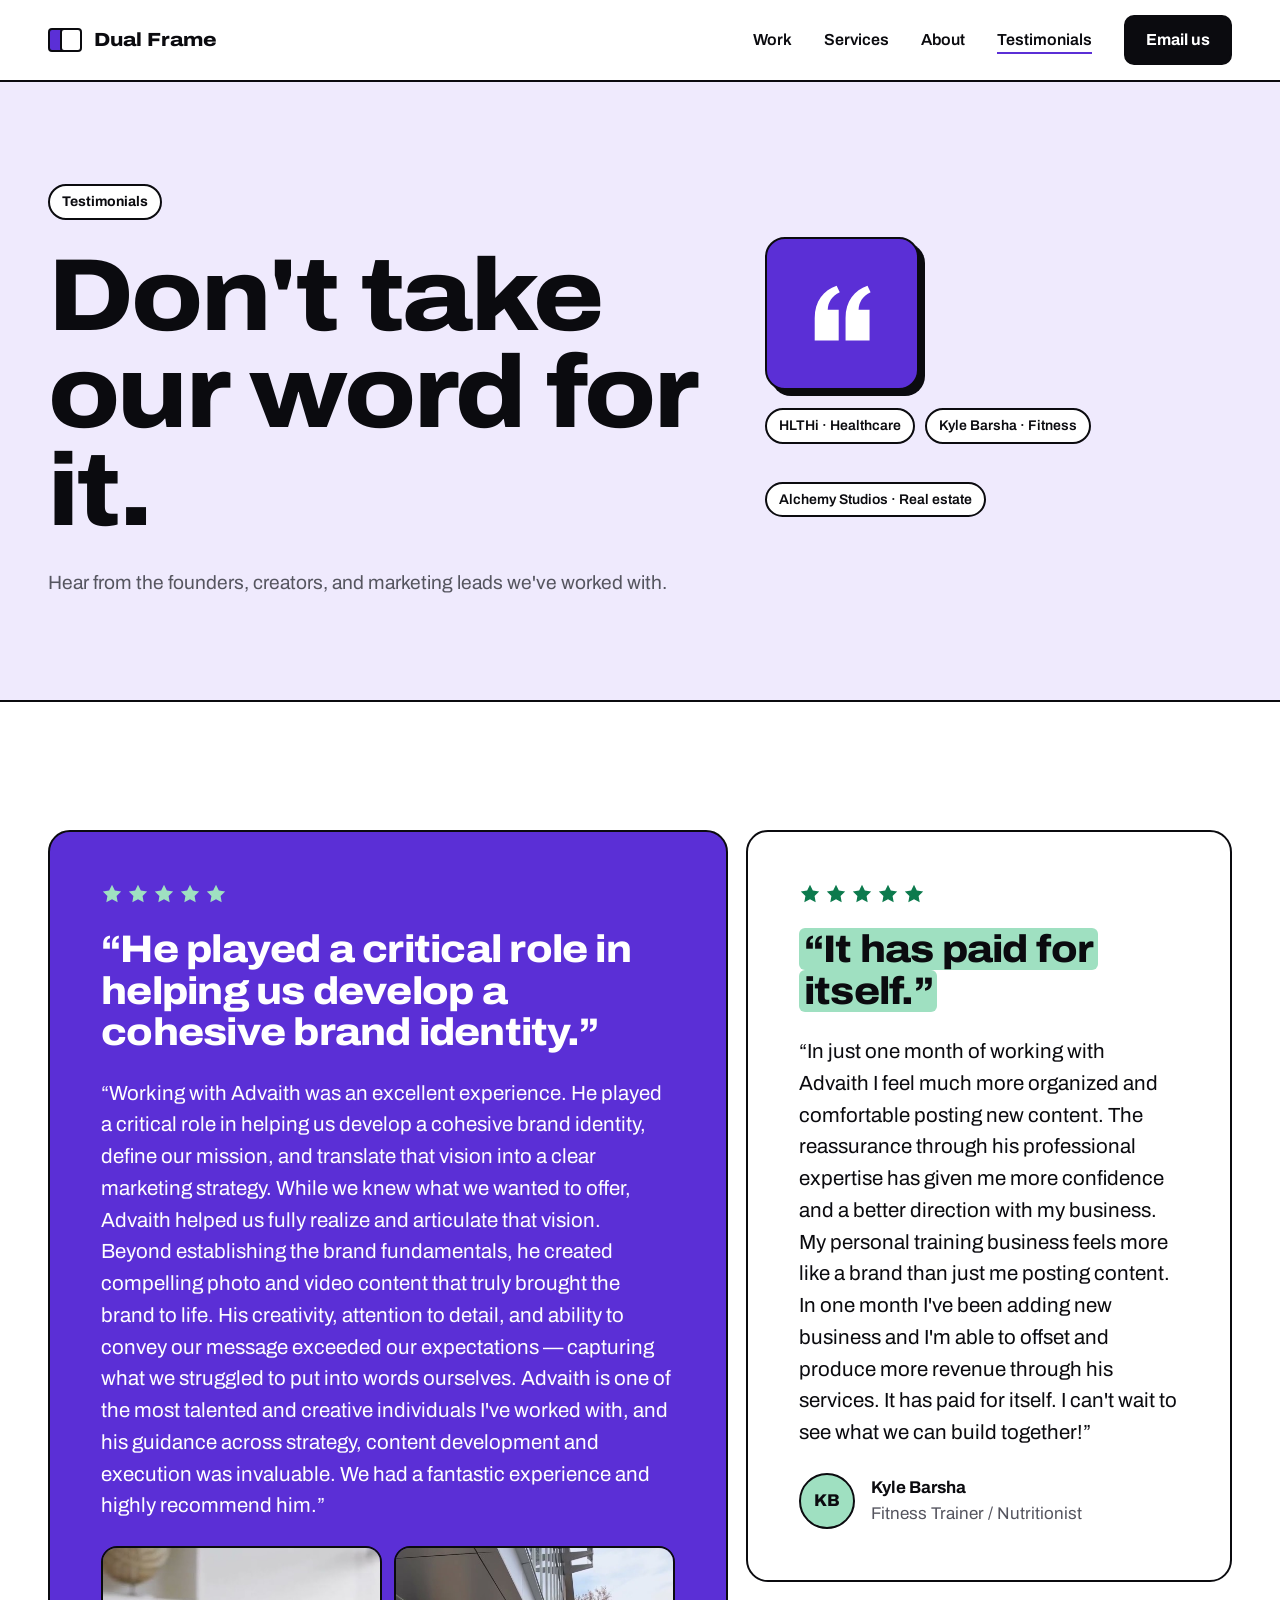
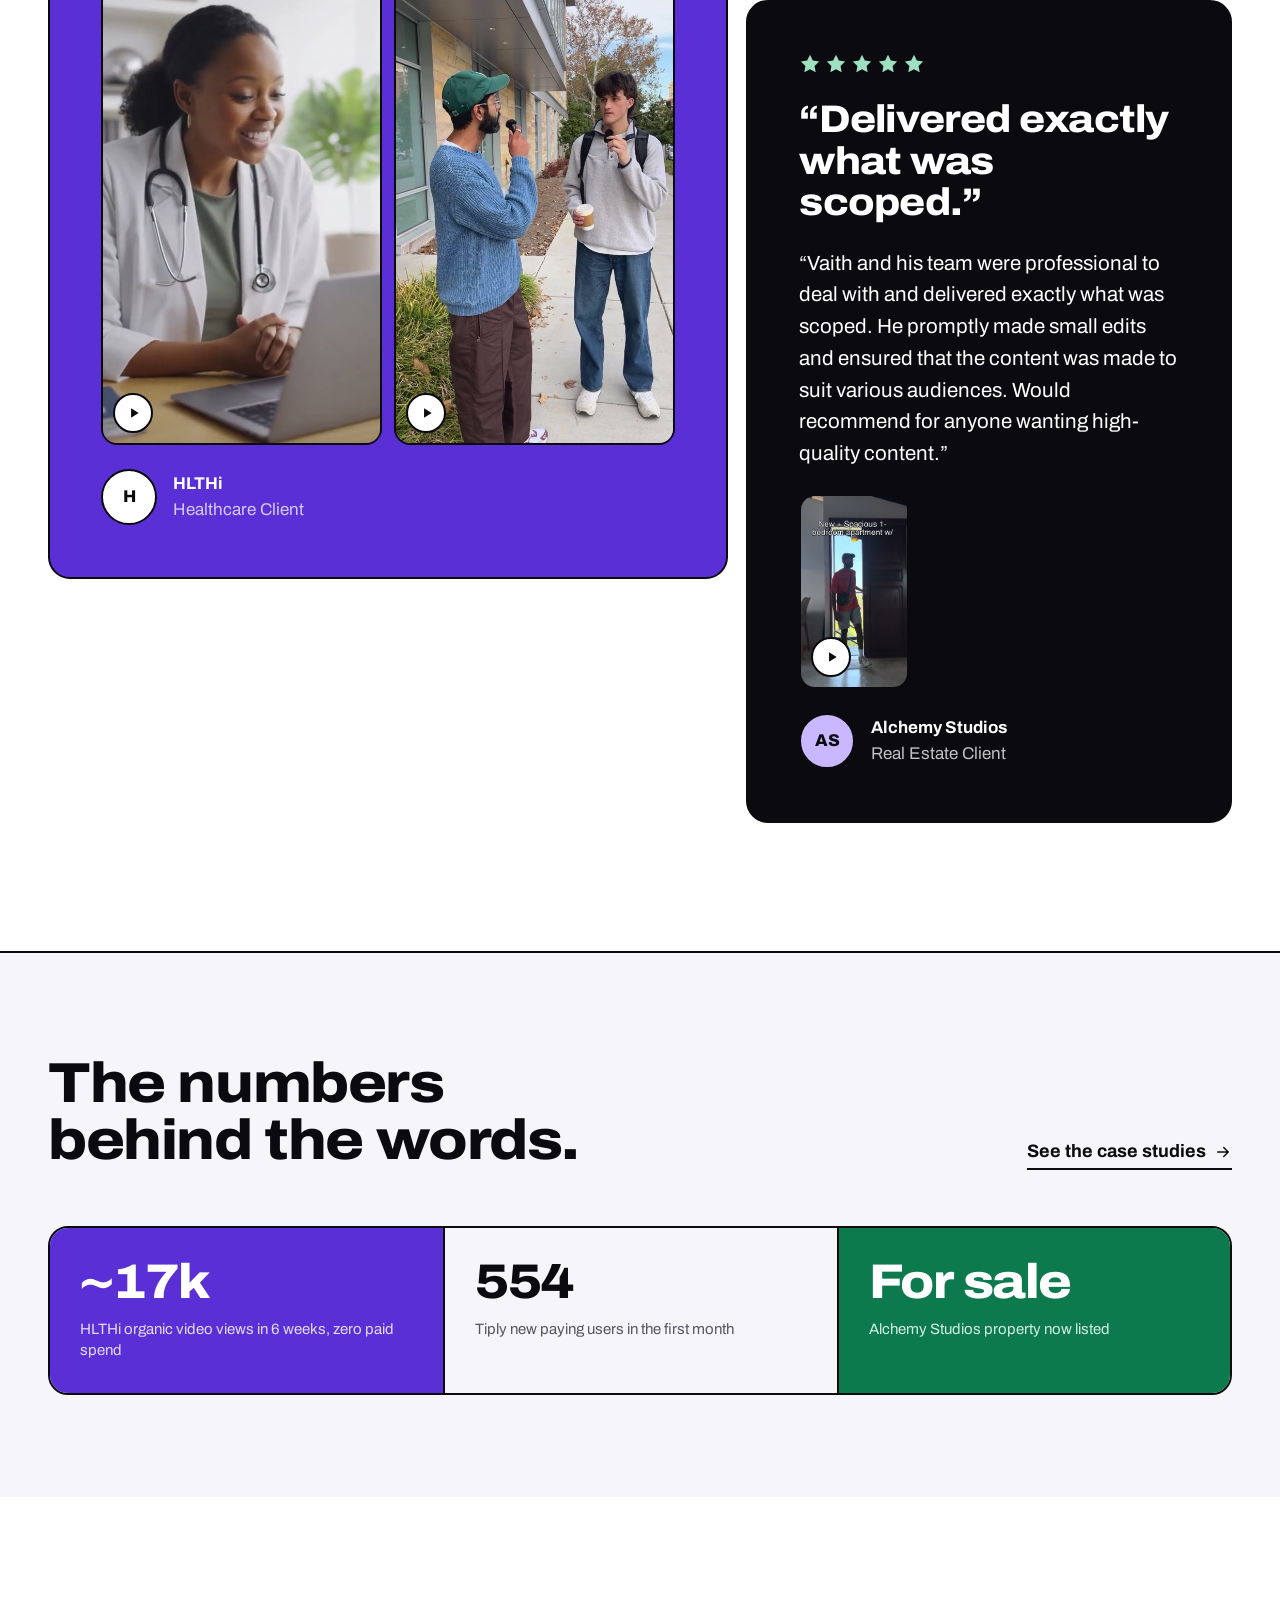
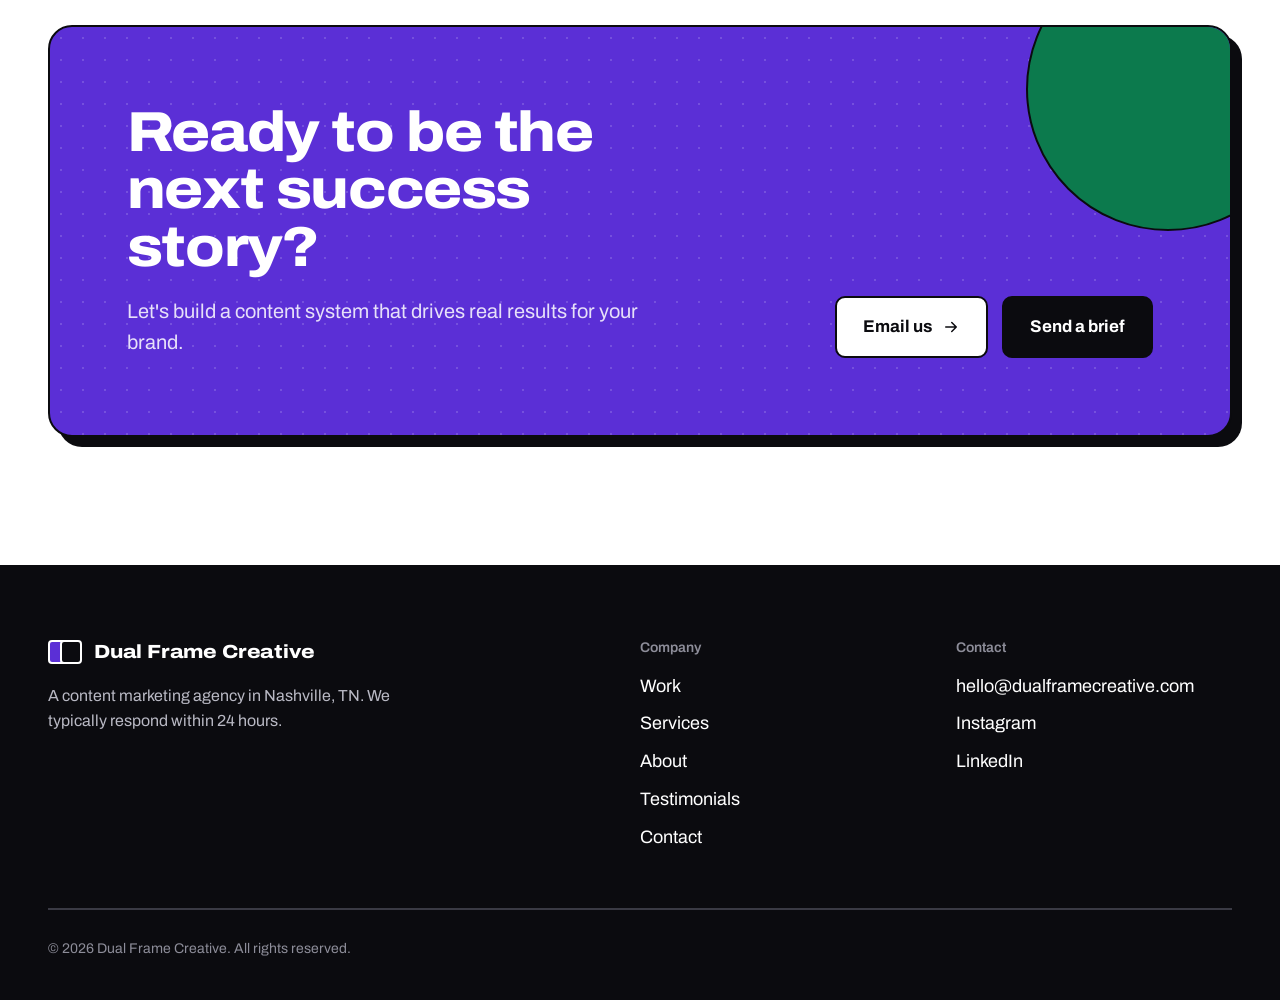
<file: testimonials.html>
<!doctype html>
<html lang="en">
  <head>
    <meta charset="UTF-8" />
    <meta name="viewport" content="width=device-width, initial-scale=1.0" />
    <title>Testimonials — What Our Clients Say | Dual Frame Creative</title>
    <meta name="description" content="Read what founders, creators, and brands say about working with Dual Frame Creative. Real testimonials from clients in healthcare, music, real estate, and fitness." />
    <meta property="og:title" content="Testimonials — Dual Frame Creative" />
    <meta property="og:description" content="Read what founders, creators, and brands say about working with Dual Frame Creative. Real testimonials from clients across industries." />
    <meta property="og:type" content="website" />
    <meta property="og:image" content="https://www.dualframecreative.com/vaith_logo.PNG" />
    <meta name="twitter:card" content="summary_large_image" />
    <meta name="twitter:title" content="Testimonials — Dual Frame Creative" />
    <meta name="twitter:description" content="Read what founders, creators, and brands say about working with Dual Frame Creative." />
    <meta name="twitter:image" content="https://www.dualframecreative.com/vaith_logo.PNG" />
    <link rel="canonical" href="https://www.dualframecreative.com/testimonials.html">
    <meta property="og:url" content="https://www.dualframecreative.com/testimonials.html">
    <link rel="icon" type="image/png" sizes="48x48" href="/favicon-48.png">
    <link rel="icon" type="image/png" sizes="32x32" href="/favicon-32.png">
    <link rel="icon" href="/favicon.ico" sizes="any">
    <link rel="apple-touch-icon" href="/apple-touch-icon.png">
    <script type="application/ld+json">
    {
      "@context": "https://schema.org",
      "@graph": [
        {
          "@type": "Organization",
          "name": "Dual Frame Creative",
          "url": "https://www.dualframecreative.com",
          "logo": "https://www.dualframecreative.com/vaith_logo.PNG",
          "sameAs": [
            "https://instagram.com/dual_frame_creative",
            "https://www.linkedin.com/in/advaith-srikanth-42453bb2"
          ],
          "email": "hello@dualframecreative.com",
          "founder": {
            "@type": "Person",
            "name": "Advaith Srikanth"
          },
          "description": "Nashville-based content marketing agency helping modern brands turn attention into momentum through strategy, short-form video, and execution built to compound."
        },
        {
          "@type": "Review",
          "reviewBody": "Vaith and his team were professional to deal with and delivered exactly what was scoped. He promptly made small edits and ensured that the content was made to suit various audiences. Would recommend for anyone wanting high-quality content.",
          "author": { "@type": "Organization", "name": "Alchemy Studios" },
          "itemReviewed": { "@type": "Organization", "name": "Dual Frame Creative" },
          "reviewRating": { "@type": "Rating", "ratingValue": "5", "bestRating": "5" }
        },
        {
          "@type": "Review",
          "reviewBody": "In just one month of working with Advaith I feel much more organized and comfortable posting new content. My personal training business feels more like a brand than just me posting content. It has paid for itself.",
          "author": { "@type": "Person", "name": "Kyle Barsha" },
          "itemReviewed": { "@type": "Organization", "name": "Dual Frame Creative" },
          "reviewRating": { "@type": "Rating", "ratingValue": "5", "bestRating": "5" }
        },
        {
          "@type": "Review",
          "reviewBody": "Advaith played a critical role in helping us develop a cohesive brand identity, define our mission, and translate that vision into a clear marketing strategy. One of the most talented and creative individuals I've worked with.",
          "author": { "@type": "Organization", "name": "HLTHi" },
          "itemReviewed": { "@type": "Organization", "name": "Dual Frame Creative" },
          "reviewRating": { "@type": "Rating", "ratingValue": "5", "bestRating": "5" }
        }
      ]
    }
    </script>
    <script>document.documentElement.classList.add('js')</script>
    <link href="https://fonts.googleapis.com/css2?family=Archivo:wdth,wght@62..125,400..900&display=swap" rel="stylesheet">
    <link rel="stylesheet" href="/site.css">
    <meta name="theme-color" content="#09090b">
  </head>
<body>
<a class="skip" href="#main">Skip to content</a>
<header class="nav">
  <div class="wrap">
    <a class="brand" href="/"><span class="mark" aria-hidden="true"><span></span><span></span></span>Dual Frame</a>
    <ul class="nav-links">
      <li><a href="/work.html">Work</a></li>
      <li><a href="/services.html">Services</a></li>
      <li><a href="/about.html">About</a></li>
      <li><a href="/testimonials.html" aria-current="page">Testimonials</a></li>
      <li><a class="btn btn-dark" href="mailto:hello@dualframecreative.com">Email us</a></li>
    </ul>
    <button class="menu-btn" type="button" aria-expanded="false" aria-controls="menu">Menu</button>
  </div>
</header>
<nav class="menu" id="menu" aria-label="Menu">
  <a href="/index.html">Home</a>
  <a href="/work.html">Work</a>
  <a href="/services.html">Services</a>
  <a href="/about.html">About</a>
  <a href="/testimonials.html" aria-current="page">Testimonials</a>
  <a href="/contact.html">Contact</a>
  <a class="btn btn-light" href="mailto:hello@dualframecreative.com">Email us</a>
</nav>
<main id="main">
  <section class="page-hero on-lilac">
    <div class="wrap hero-split">
      <div>
        <span class="tag">Testimonials</span>
        <h1 class="mega">Don't take our word for it.</h1>
        <p class="lead">Hear from the founders, creators, and marketing leads we've worked with.</p>
      </div>
      <div style="display:flex;flex-direction:column;gap:18px;align-items:flex-start">
        <div class="qmark" aria-hidden="true" style="width:clamp(110px,12vw,168px)"><svg viewBox="0 0 24 24" fill="currentColor" aria-hidden="true"><path d="M4 20v-6.5C4 8.4 6.6 5.3 10.4 4l.9 1.9C9 7 7.9 8.8 7.8 11H11v9H4zm9 0v-6.5c0-5.1 2.6-8.2 6.4-9.5l.9 1.9C18 7 16.9 8.8 16.8 11H20v9h-7z"/></svg></div>
        <div class="facts">
          <a class="tag" href="#hlthi-quote">HLTHi · Healthcare</a>
          <a class="tag" href="#kyle-quote">Kyle Barsha · Fitness</a>
          <a class="tag" href="#alchemy-quote">Alchemy Studios · Real estate</a>
        </div>
      </div>
    </div>
  </section>

  <section class="block">
    <div class="wrap t-grid">
      <figure class="t-card feature-t on-purple dots" id="hlthi-quote">
        <div class="stars" aria-label="5 out of 5"><svg viewBox="0 0 24 24" fill="currentColor" aria-hidden="true"><path d="M12 2l3.1 6.3 6.9 1-5 4.9 1.2 6.8L12 17.8 5.8 21l1.2-6.8-5-4.9 6.9-1z"/></svg><svg viewBox="0 0 24 24" fill="currentColor" aria-hidden="true"><path d="M12 2l3.1 6.3 6.9 1-5 4.9 1.2 6.8L12 17.8 5.8 21l1.2-6.8-5-4.9 6.9-1z"/></svg><svg viewBox="0 0 24 24" fill="currentColor" aria-hidden="true"><path d="M12 2l3.1 6.3 6.9 1-5 4.9 1.2 6.8L12 17.8 5.8 21l1.2-6.8-5-4.9 6.9-1z"/></svg><svg viewBox="0 0 24 24" fill="currentColor" aria-hidden="true"><path d="M12 2l3.1 6.3 6.9 1-5 4.9 1.2 6.8L12 17.8 5.8 21l1.2-6.8-5-4.9 6.9-1z"/></svg><svg viewBox="0 0 24 24" fill="currentColor" aria-hidden="true"><path d="M12 2l3.1 6.3 6.9 1-5 4.9 1.2 6.8L12 17.8 5.8 21l1.2-6.8-5-4.9 6.9-1z"/></svg></div>
        <p class="pull">“He played a critical role in helping us develop a cohesive brand identity.”</p>
        <blockquote>“Working with Advaith was an excellent experience. He played a critical role in helping us develop a cohesive brand identity, define our mission, and translate that vision into a clear marketing strategy. While we knew what we wanted to offer, Advaith helped us fully realize and articulate that vision. Beyond establishing the brand fundamentals, he created compelling photo and video content that truly brought the brand to life. His creativity, attention to detail, and ability to convey our message exceeded our expectations — capturing what we struggled to put into words ourselves. Advaith is one of the most talented and creative individuals I've worked with, and his guidance across strategy, content development and execution was invaluable. We had a fantastic experience and highly recommend him.”</blockquote>
        <div class="t-media">
          <a class="clip" href="https://youtube.com/shorts/UDmhPwpA6v4" data-yt="UDmhPwpA6v4" aria-label="Play: HLTHi AI-generated brand awareness video"><img src="/shorts/UDmhPwpA6v4.jpg" alt="" loading="lazy"><span class="play-dot"><svg viewBox="0 0 24 24" fill="currentColor" aria-hidden="true"><path d="M7 4v16l13-8z"/></svg></span></a>
          <a class="clip" href="https://youtube.com/shorts/9QDUzuhbE8A" data-yt="9QDUzuhbE8A" aria-label="Play: HLTHi organic telehealth awareness content"><img src="/shorts/9QDUzuhbE8A.jpg" alt="" loading="lazy"><span class="play-dot"><svg viewBox="0 0 24 24" fill="currentColor" aria-hidden="true"><path d="M7 4v16l13-8z"/></svg></span></a>
        </div>
        <figcaption class="cite"><span class="initials">H</span><div><b>HLTHi</b><span>Healthcare Client</span></div></figcaption>
      </figure>

      <figure class="t-card lift" id="kyle-quote">
        <div class="stars" aria-label="5 out of 5"><svg viewBox="0 0 24 24" fill="currentColor" aria-hidden="true"><path d="M12 2l3.1 6.3 6.9 1-5 4.9 1.2 6.8L12 17.8 5.8 21l1.2-6.8-5-4.9 6.9-1z"/></svg><svg viewBox="0 0 24 24" fill="currentColor" aria-hidden="true"><path d="M12 2l3.1 6.3 6.9 1-5 4.9 1.2 6.8L12 17.8 5.8 21l1.2-6.8-5-4.9 6.9-1z"/></svg><svg viewBox="0 0 24 24" fill="currentColor" aria-hidden="true"><path d="M12 2l3.1 6.3 6.9 1-5 4.9 1.2 6.8L12 17.8 5.8 21l1.2-6.8-5-4.9 6.9-1z"/></svg><svg viewBox="0 0 24 24" fill="currentColor" aria-hidden="true"><path d="M12 2l3.1 6.3 6.9 1-5 4.9 1.2 6.8L12 17.8 5.8 21l1.2-6.8-5-4.9 6.9-1z"/></svg><svg viewBox="0 0 24 24" fill="currentColor" aria-hidden="true"><path d="M12 2l3.1 6.3 6.9 1-5 4.9 1.2 6.8L12 17.8 5.8 21l1.2-6.8-5-4.9 6.9-1z"/></svg></div>
        <p class="pull"><span class="mark-green">“It has paid for itself.”</span></p>
        <blockquote>“In just one month of working with Advaith I feel much more organized and comfortable posting new content. The reassurance through his professional expertise has given me more confidence and a better direction with my business. My personal training business feels more like a brand than just me posting content. In one month I've been adding new business and I'm able to offset and produce more revenue through his services. It has paid for itself. I can't wait to see what we can build together!”</blockquote>
        <figcaption class="cite"><span class="initials" style="background:var(--green-soft)">KB</span><div><b>Kyle Barsha</b><span>Fitness Trainer / Nutritionist</span></div></figcaption>
      </figure>

      <figure class="t-card on-black lift" id="alchemy-quote">
        <div class="stars" aria-label="5 out of 5"><svg viewBox="0 0 24 24" fill="currentColor" aria-hidden="true"><path d="M12 2l3.1 6.3 6.9 1-5 4.9 1.2 6.8L12 17.8 5.8 21l1.2-6.8-5-4.9 6.9-1z"/></svg><svg viewBox="0 0 24 24" fill="currentColor" aria-hidden="true"><path d="M12 2l3.1 6.3 6.9 1-5 4.9 1.2 6.8L12 17.8 5.8 21l1.2-6.8-5-4.9 6.9-1z"/></svg><svg viewBox="0 0 24 24" fill="currentColor" aria-hidden="true"><path d="M12 2l3.1 6.3 6.9 1-5 4.9 1.2 6.8L12 17.8 5.8 21l1.2-6.8-5-4.9 6.9-1z"/></svg><svg viewBox="0 0 24 24" fill="currentColor" aria-hidden="true"><path d="M12 2l3.1 6.3 6.9 1-5 4.9 1.2 6.8L12 17.8 5.8 21l1.2-6.8-5-4.9 6.9-1z"/></svg><svg viewBox="0 0 24 24" fill="currentColor" aria-hidden="true"><path d="M12 2l3.1 6.3 6.9 1-5 4.9 1.2 6.8L12 17.8 5.8 21l1.2-6.8-5-4.9 6.9-1z"/></svg></div>
        <p class="pull">“Delivered exactly what was scoped.”</p>
        <blockquote>“Vaith and his team were professional to deal with and delivered exactly what was scoped. He promptly made small edits and ensured that the content was made to suit various audiences. Would recommend for anyone wanting high-quality content.”</blockquote>
        <div class="t-media">
          <a class="clip" href="https://youtube.com/shorts/V0RYzz0GIPM" data-yt="V0RYzz0GIPM" aria-label="Play: Alchemy Studios property showcase, Ubud, Bali"><img src="/shorts/V0RYzz0GIPM.jpg" alt="" loading="lazy"><span class="play-dot"><svg viewBox="0 0 24 24" fill="currentColor" aria-hidden="true"><path d="M7 4v16l13-8z"/></svg></span></a>
        </div>
        <figcaption class="cite"><span class="initials" style="background:var(--purple-soft)">AS</span><div><b>Alchemy Studios</b><span>Real Estate Client</span></div></figcaption>
      </figure>
    </div>
  </section>

  <section class="block bg-paper rule-top" style="padding-top:clamp(64px,8vw,104px);padding-bottom:clamp(64px,8vw,104px)">
    <div class="wrap">
      <div class="head">
        <h2>The numbers behind the words.</h2>
        <a class="more" style="justify-self:end;margin:0" href="/work.html">See the case studies <svg viewBox="0 0 24 24" fill="none" stroke="currentColor" stroke-width="2" stroke-linecap="round" stroke-linejoin="round" aria-hidden="true"><path d="M5 12h14M13 6l6 6-6 6"/></svg></a>
      </div>
      <div class="stats three">
        <div class="on-purple"><b>~17k</b><span>HLTHi organic video views in 6 weeks, zero paid spend</span></div>
        <div><b>554</b><span>Tiply new paying users in the first month</span></div>
        <div class="on-green"><b>For sale</b><span>Alchemy Studios property now listed</span></div>
      </div>
    </div>
  </section>

  <section class="cta">
    <div class="wrap">
      <div class="cta-box purple">
        <div>
          <h2>Ready to be the next success story?</h2>
          <p>Let's build a content system that drives real results for your brand.</p>
        </div>
        <div class="actions">
          <a class="btn btn-light" href="mailto:hello@dualframecreative.com">Email us <svg viewBox="0 0 24 24" fill="none" stroke="currentColor" stroke-width="2" stroke-linecap="round" stroke-linejoin="round" aria-hidden="true"><path d="M5 12h14M13 6l6 6-6 6"/></svg></a>
          <a class="btn btn-dark" href="/contact.html">Send a brief</a>
        </div>
      </div>
    </div>
  </section>

</main>
<footer>
  <div class="wrap">
    <div class="foot">
      <div>
        <a class="brand" href="/"><span class="mark" aria-hidden="true"><span></span><span></span></span>Dual Frame Creative</a>
        <p>A content marketing agency in Nashville, TN. We typically respond within 24 hours.</p>
      </div>
      <div><h4>Company</h4><ul><li><a href="/work.html">Work</a></li><li><a href="/services.html">Services</a></li><li><a href="/about.html">About</a></li><li><a href="/testimonials.html">Testimonials</a></li><li><a href="/contact.html">Contact</a></li></ul></div>
      <div><h4>Contact</h4><ul><li><a href="mailto:hello@dualframecreative.com">hello@dualframecreative.com</a></li><li><a href="https://instagram.com/dual_frame_creative">Instagram</a></li><li><a href="https://www.linkedin.com/in/advaith-srikanth-42453bb2">LinkedIn</a></li></ul></div>
    </div>
    <p class="legal">&copy; 2026 Dual Frame Creative. All rights reserved.</p>
  </div>
</footer>
<dialog class="player" id="player" aria-label="Client video">
  <button class="player-close" type="button" aria-label="Close video">&times;</button>
  <div class="player-frame"></div>
</dialog>
<script src="/site.js" defer></script>
</body>
</html>
</file>
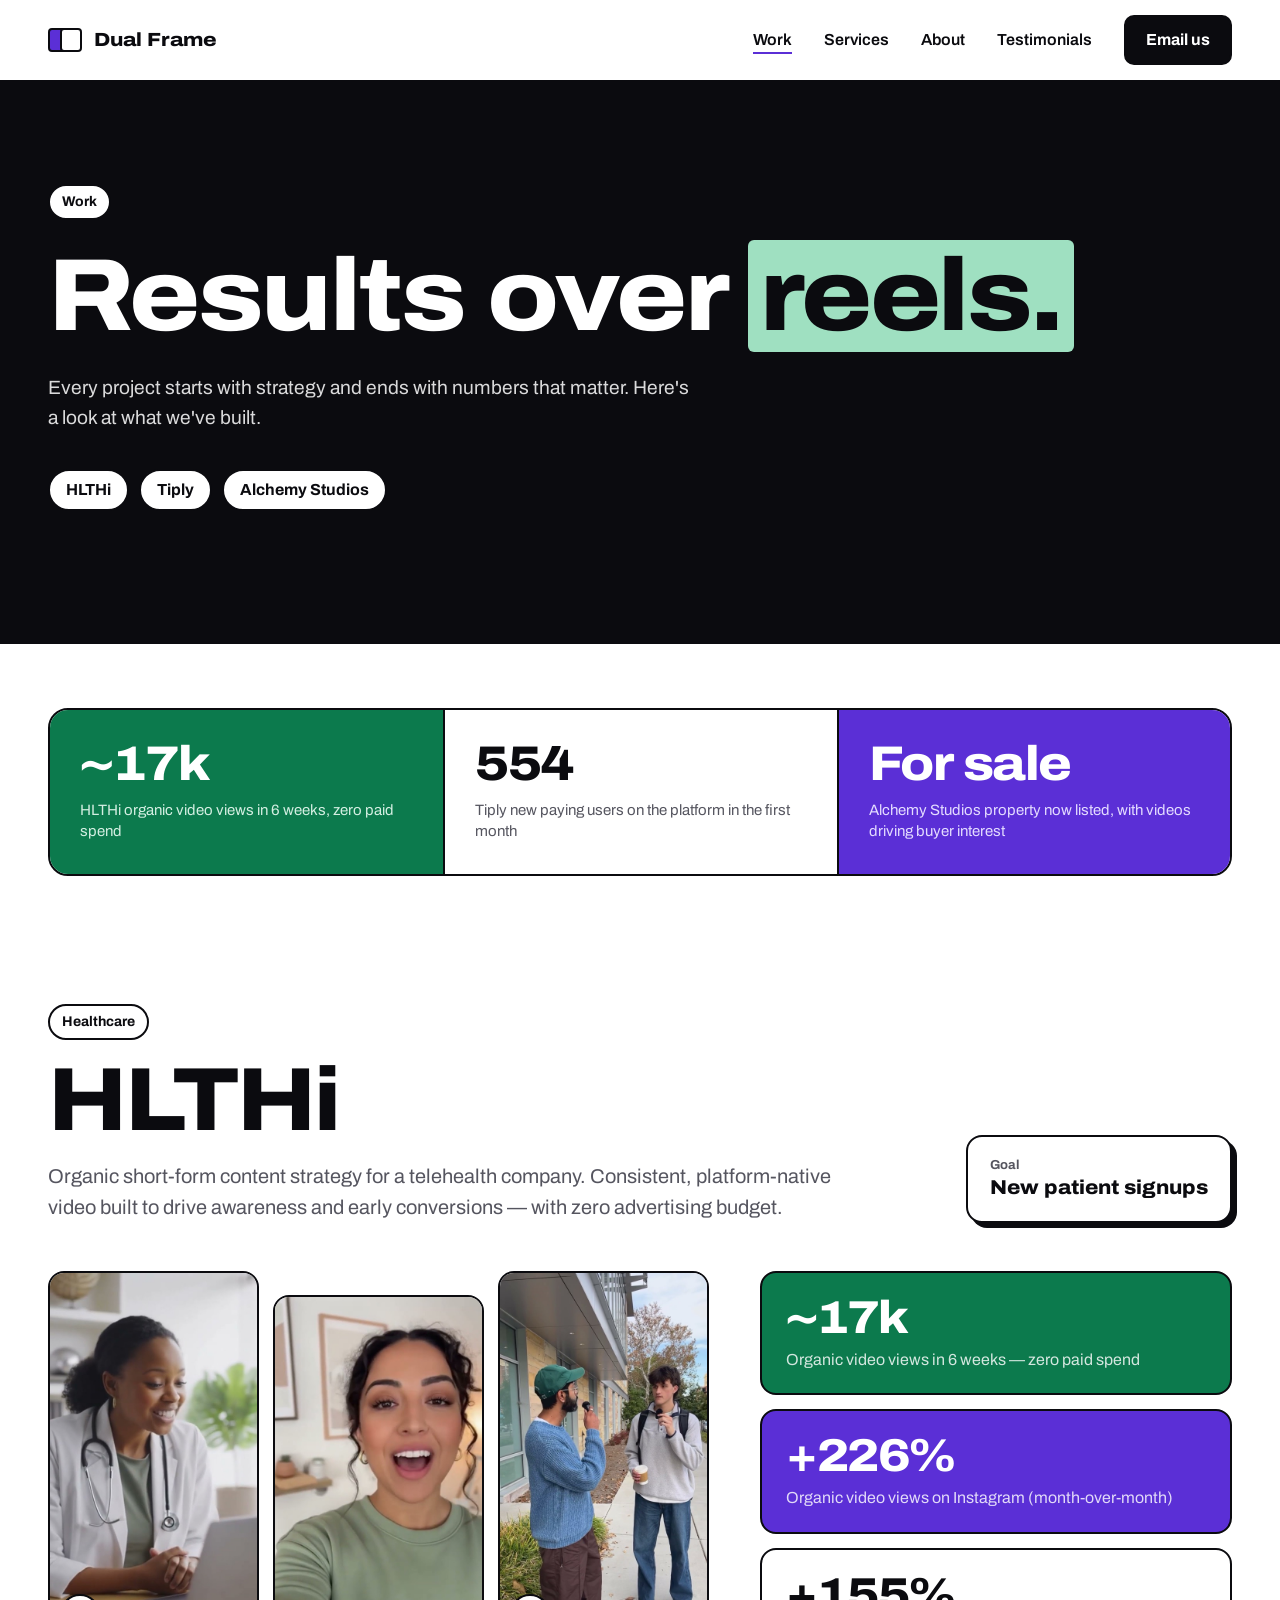
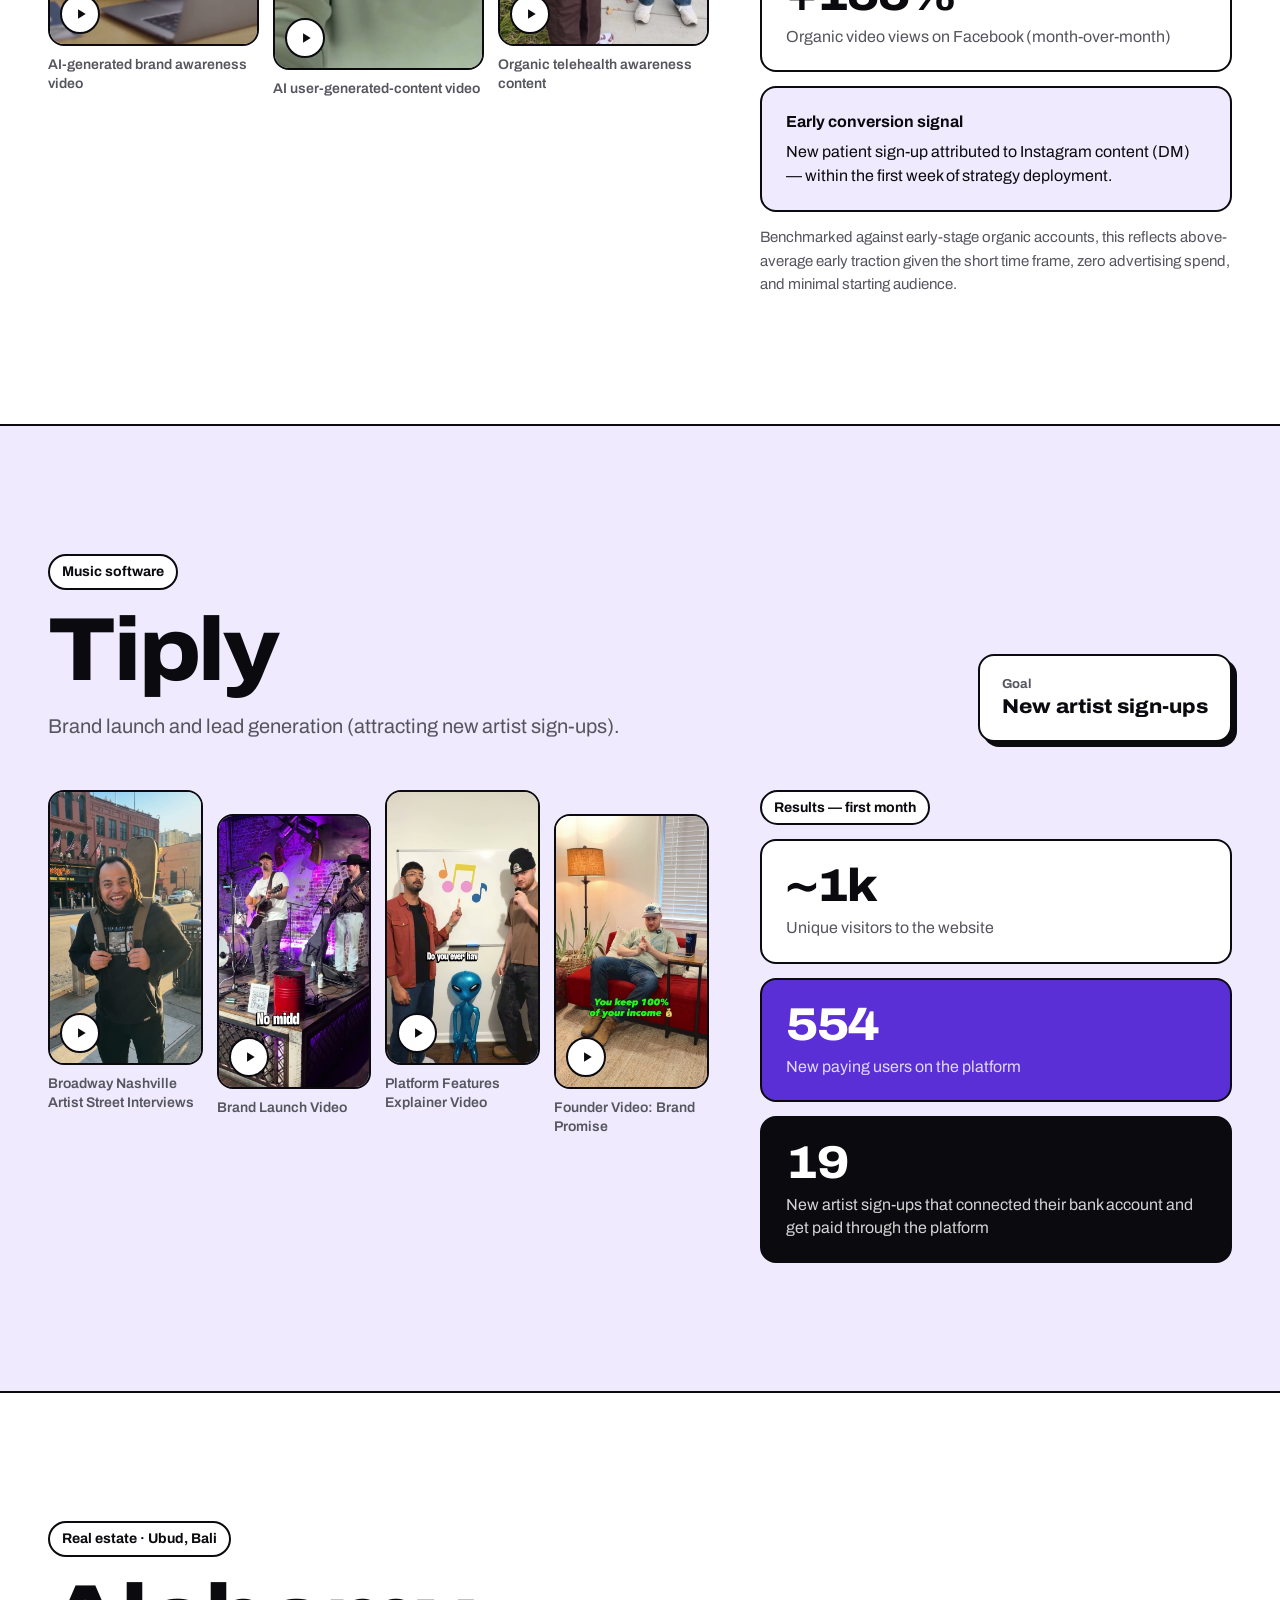
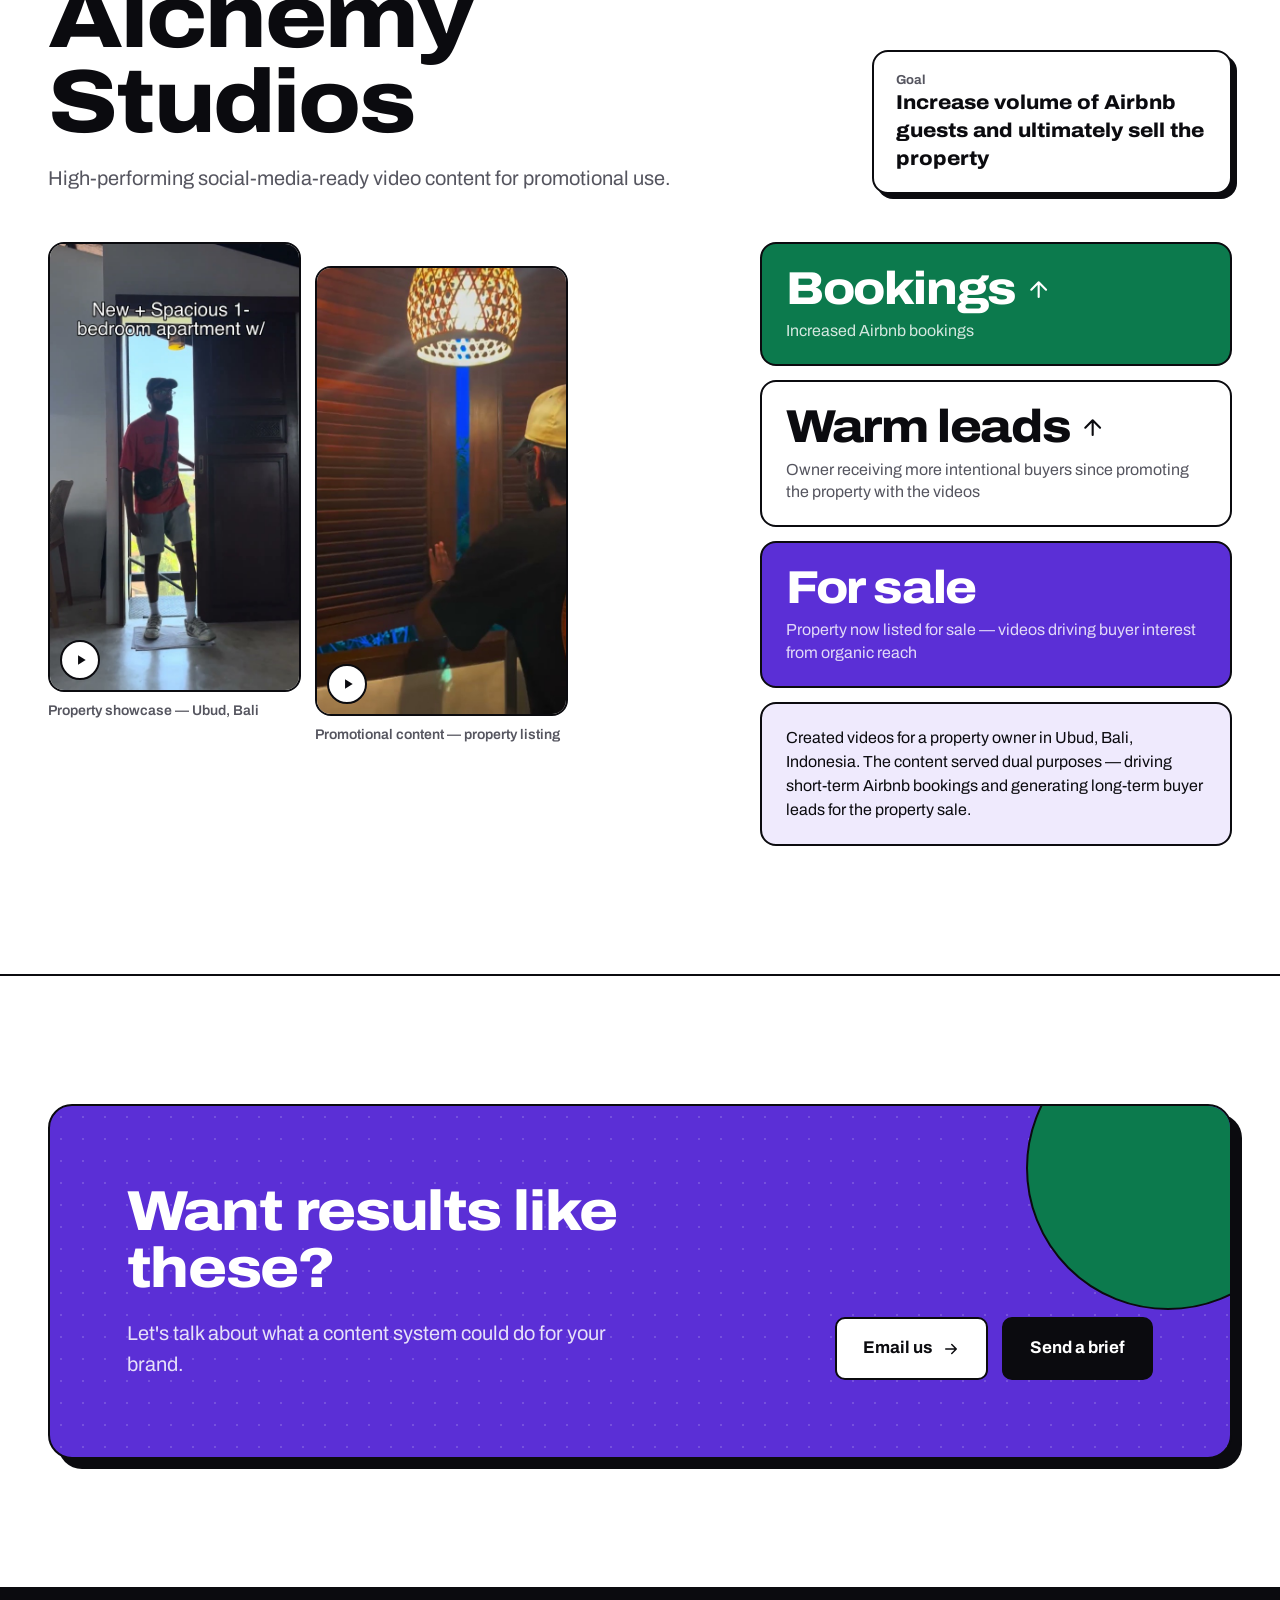
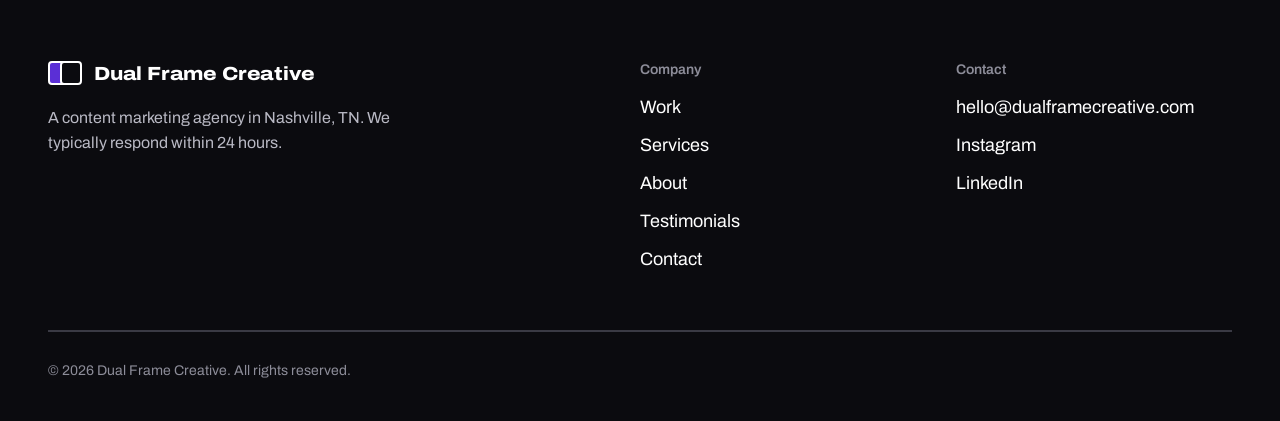
<file: work.html>
<!doctype html>
<html lang="en">
  <head>
    <meta charset="UTF-8" />
    <meta name="viewport" content="width=device-width, initial-scale=1.0" />
    <title>Our Work — Case Studies & Results | Dual Frame Creative</title>
    <meta name="description" content="See the work. Real clients, real results. Strategy, short-form video, and execution that drives measurable growth." />
    <meta property="og:title" content="Work — Dual Frame Creative" />
    <meta property="og:description" content="See the work. Real clients, real results. Strategy, short-form video, and execution that drives measurable growth." />
    <meta property="og:type" content="website" />
    <meta property="og:image" content="https://www.dualframecreative.com/vaith_logo.PNG" />
    <meta name="twitter:card" content="summary_large_image" />
    <meta name="twitter:title" content="Work — Dual Frame Creative" />
    <meta name="twitter:description" content="Real clients, real results. Strategy, short-form video, and execution that drives measurable growth." />
    <meta name="twitter:image" content="https://www.dualframecreative.com/vaith_logo.PNG" />
    <link rel="canonical" href="https://www.dualframecreative.com/work.html">
    <meta property="og:url" content="https://www.dualframecreative.com/work.html">
    <link rel="icon" type="image/png" sizes="48x48" href="/favicon-48.png">
    <link rel="icon" type="image/png" sizes="32x32" href="/favicon-32.png">
    <link rel="icon" href="/favicon.ico" sizes="any">
    <link rel="apple-touch-icon" href="/apple-touch-icon.png">
    <script type="application/ld+json">
    {
      "@context": "https://schema.org",
      "@graph": [
        {
          "@type": "Organization",
          "name": "Dual Frame Creative",
          "url": "https://www.dualframecreative.com",
          "logo": "https://www.dualframecreative.com/vaith_logo.PNG",
          "sameAs": [
            "https://instagram.com/dual_frame_creative",
            "https://www.linkedin.com/in/advaith-srikanth-42453bb2"
          ],
          "email": "hello@dualframecreative.com",
          "founder": {
            "@type": "Person",
            "name": "Advaith Srikanth"
          },
          "description": "Nashville-based content marketing agency helping modern brands turn attention into momentum through strategy, short-form video, and execution built to compound."
        },
        {
          "@type": "CollectionPage",
          "name": "Our Work — Case Studies & Results",
          "description": "Real clients, real results. Strategy, short-form video, and execution that drives measurable growth.",
          "url": "https://www.dualframecreative.com/work.html",
          "mainEntity": [
            {
              "@type": "CreativeWork",
              "name": "HLTHi — Telehealth Content Strategy",
              "description": "Organic short-form content strategy for a telehealth company. ~17k organic views in 6 weeks with zero paid spend.",
              "creator": { "@type": "Organization", "name": "Dual Frame Creative" }
            },
            {
              "@type": "CreativeWork",
              "name": "Tiply — Music Software Brand Launch",
              "description": "Brand launch and lead generation for a music software platform. 554 new paying users in the first month.",
              "creator": { "@type": "Organization", "name": "Dual Frame Creative" }
            },
            {
              "@type": "CreativeWork",
              "name": "Alchemy Studios — Real Estate Video Content",
              "description": "High-performing social-media-ready video content for a real estate property in Bali, driving bookings and buyer interest.",
              "creator": { "@type": "Organization", "name": "Dual Frame Creative" }
            }
          ]
        }
      ]
    }
    </script>
    <script>document.documentElement.classList.add('js')</script>
    <link href="https://fonts.googleapis.com/css2?family=Archivo:wdth,wght@62..125,400..900&display=swap" rel="stylesheet">
    <link rel="stylesheet" href="/site.css">
    <meta name="theme-color" content="#09090b">
  </head>
<body>
<a class="skip" href="#main">Skip to content</a>
<header class="nav">
  <div class="wrap">
    <a class="brand" href="/"><span class="mark" aria-hidden="true"><span></span><span></span></span>Dual Frame</a>
    <ul class="nav-links">
      <li><a href="/work.html" aria-current="page">Work</a></li>
      <li><a href="/services.html">Services</a></li>
      <li><a href="/about.html">About</a></li>
      <li><a href="/testimonials.html">Testimonials</a></li>
      <li><a class="btn btn-dark" href="mailto:hello@dualframecreative.com">Email us</a></li>
    </ul>
    <button class="menu-btn" type="button" aria-expanded="false" aria-controls="menu">Menu</button>
  </div>
</header>
<nav class="menu" id="menu" aria-label="Menu">
  <a href="/index.html">Home</a>
  <a href="/work.html" aria-current="page">Work</a>
  <a href="/services.html">Services</a>
  <a href="/about.html">About</a>
  <a href="/testimonials.html">Testimonials</a>
  <a href="/contact.html">Contact</a>
  <a class="btn btn-light" href="mailto:hello@dualframecreative.com">Email us</a>
</nav>
<main id="main">
  <section class="page-hero on-black dots">
    <div class="wrap">
      <span class="tag">Work</span>
      <h1 class="mega">Results over <span class="mark-green" style="color:var(--black)">reels.</span></h1>
      <p class="lead">Every project starts with strategy and ends with numbers that matter. Here's a look at what we've built.</p>
      <div class="jump">
        <a class="tag" href="#hlthi">HLTHi</a>
        <a class="tag" href="#tiply">Tiply</a>
        <a class="tag" href="#alchemy">Alchemy Studios</a>
      </div>
    </div>
  </section>

  <div class="wrap" style="padding-top:clamp(40px, 5vw, 64px)">
    <div class="stats three">
      <div class="on-green"><b>~17k</b><span>HLTHi organic video views in 6 weeks, zero paid spend</span></div>
      <div><b>554</b><span>Tiply new paying users on the platform in the first month</span></div>
      <div class="on-purple"><b>For sale</b><span>Alchemy Studios property now listed, with videos driving buyer interest</span></div>
    </div>
  </div>

  <section class="block chapter" id="hlthi">
    <div class="wrap">
      <div class="chapter-head">
        <div>
          <span class="tag">Healthcare</span>
          <h2 style="margin-top:18px">HLTHi</h2>
          <p class="chapter-intro">Organic short-form content strategy for a telehealth company. Consistent, platform-native video built to drive awareness and early conversions — with zero advertising budget.</p>
        </div>
        <div class="goal-card"><small>Goal</small><b>New patient signups</b></div>
      </div>
      <div class="chapter-body">
        <div class="reel" style="--n:3">
          <figure><a class="clip" href="https://youtube.com/shorts/UDmhPwpA6v4" data-yt="UDmhPwpA6v4" aria-label="Play: AI-generated brand awareness video"><img src="/shorts/UDmhPwpA6v4.jpg" alt="" loading="lazy"><span class="play-dot"><svg viewBox="0 0 24 24" fill="currentColor" aria-hidden="true"><path d="M7 4v16l13-8z"/></svg></span></a><figcaption class="clip-cap">AI-generated brand awareness video</figcaption></figure>
          <figure><a class="clip" href="https://youtube.com/shorts/Oq8B4BGlFHk" data-yt="Oq8B4BGlFHk" aria-label="Play: AI user-generated-content video"><img src="/shorts/Oq8B4BGlFHk.jpg" alt="" loading="lazy"><span class="play-dot"><svg viewBox="0 0 24 24" fill="currentColor" aria-hidden="true"><path d="M7 4v16l13-8z"/></svg></span></a><figcaption class="clip-cap">AI user-generated-content video</figcaption></figure>
          <figure><a class="clip" href="https://youtube.com/shorts/9QDUzuhbE8A" data-yt="9QDUzuhbE8A" aria-label="Play: Organic telehealth awareness content"><img src="/shorts/9QDUzuhbE8A.jpg" alt="" loading="lazy"><span class="play-dot"><svg viewBox="0 0 24 24" fill="currentColor" aria-hidden="true"><path d="M7 4v16l13-8z"/></svg></span></a><figcaption class="clip-cap">Organic telehealth awareness content</figcaption></figure>
        </div>
        <div class="results">
          <div class="result on-green"><b>~17k</b><span>Organic video views in 6 weeks — zero paid spend</span></div>
          <div class="result on-purple"><b>+226%</b><span>Organic video views on Instagram (month-over-month)</span></div>
          <div class="result"><b>+155%</b><span>Organic video views on Facebook (month-over-month)</span></div>
          <div class="note-card"><b>Early conversion signal</b>New patient sign-up attributed to Instagram content (DM) — within the first week of strategy deployment.</div>
          <p style="font-size:15px;color:var(--grey)">Benchmarked against early-stage organic accounts, this reflects above-average early traction given the short time frame, zero advertising spend, and minimal starting audience.</p>
        </div>
      </div>
    </div>
  </section>

  <section class="block chapter bg-lilac" id="tiply">
    <div class="wrap">
      <div class="chapter-head">
        <div>
          <span class="tag">Music software</span>
          <h2 style="margin-top:18px">Tiply</h2>
          <p class="chapter-intro">Brand launch and lead generation (attracting new artist sign-ups).</p>
        </div>
        <div class="goal-card"><small>Goal</small><b>New artist sign-ups</b></div>
      </div>
      <div class="chapter-body">
        <div class="reel" style="--n:4">
          <figure><a class="clip" href="https://youtube.com/shorts/R8BZqQbBuXk" data-yt="R8BZqQbBuXk" aria-label="Play: Broadway Nashville Artist Street Interviews"><img src="/shorts/R8BZqQbBuXk.jpg" alt="" loading="lazy"><span class="play-dot"><svg viewBox="0 0 24 24" fill="currentColor" aria-hidden="true"><path d="M7 4v16l13-8z"/></svg></span></a><figcaption class="clip-cap">Broadway Nashville Artist Street Interviews</figcaption></figure>
          <figure><a class="clip" href="https://youtube.com/shorts/fw9wHec1QK4" data-yt="fw9wHec1QK4" aria-label="Play: Brand Launch Video"><img src="/shorts/fw9wHec1QK4.jpg" alt="" loading="lazy"><span class="play-dot"><svg viewBox="0 0 24 24" fill="currentColor" aria-hidden="true"><path d="M7 4v16l13-8z"/></svg></span></a><figcaption class="clip-cap">Brand Launch Video</figcaption></figure>
          <figure><a class="clip" href="https://youtube.com/shorts/vumfPkUYZEU" data-yt="vumfPkUYZEU" aria-label="Play: Platform Features Explainer Video"><img src="/shorts/vumfPkUYZEU.jpg" alt="" loading="lazy"><span class="play-dot"><svg viewBox="0 0 24 24" fill="currentColor" aria-hidden="true"><path d="M7 4v16l13-8z"/></svg></span></a><figcaption class="clip-cap">Platform Features Explainer Video</figcaption></figure>
          <figure><a class="clip" href="https://youtube.com/shorts/GPRsS2ZNd7I" data-yt="GPRsS2ZNd7I" aria-label="Play: Founder Video: Brand Promise"><img src="/shorts/GPRsS2ZNd7I.jpg" alt="" loading="lazy"><span class="play-dot"><svg viewBox="0 0 24 24" fill="currentColor" aria-hidden="true"><path d="M7 4v16l13-8z"/></svg></span></a><figcaption class="clip-cap">Founder Video: Brand Promise</figcaption></figure>
        </div>
        <div class="results">
          <span class="tag" style="align-self:flex-start">Results — first month</span>
          <div class="result"><b>~1k</b><span>Unique visitors to the website</span></div>
          <div class="result on-purple"><b>554</b><span>New paying users on the platform</span></div>
          <div class="result on-black"><b>19</b><span>New artist sign-ups that connected their bank account and get paid through the platform</span></div>
        </div>
      </div>
    </div>
  </section>

  <section class="block chapter" id="alchemy">
    <div class="wrap">
      <div class="chapter-head">
        <div>
          <span class="tag">Real estate · Ubud, Bali</span>
          <h2 style="margin-top:18px">Alchemy Studios</h2>
          <p class="chapter-intro">High-performing social-media-ready video content for promotional use.</p>
        </div>
        <div class="goal-card"><small>Goal</small><b>Increase volume of Airbnb guests and ultimately sell the property</b></div>
      </div>
      <div class="chapter-body">
        <div class="reel" style="--n:2;max-width:520px">
          <figure><a class="clip" href="https://youtube.com/shorts/V0RYzz0GIPM" data-yt="V0RYzz0GIPM" aria-label="Play: Property showcase — Ubud, Bali"><img src="/shorts/V0RYzz0GIPM.jpg" alt="" loading="lazy"><span class="play-dot"><svg viewBox="0 0 24 24" fill="currentColor" aria-hidden="true"><path d="M7 4v16l13-8z"/></svg></span></a><figcaption class="clip-cap">Property showcase — Ubud, Bali</figcaption></figure>
          <figure><a class="clip" href="https://youtube.com/shorts/Acjt0L_kBZM" data-yt="Acjt0L_kBZM" aria-label="Play: Promotional content — property listing"><img src="/shorts/Acjt0L_kBZM.jpg" alt="" loading="lazy"><span class="play-dot"><svg viewBox="0 0 24 24" fill="currentColor" aria-hidden="true"><path d="M7 4v16l13-8z"/></svg></span></a><figcaption class="clip-cap">Promotional content — property listing</figcaption></figure>
        </div>
        <div class="results">
          <div class="result on-green"><b>Bookings <svg viewBox="0 0 24 24" fill="none" stroke="currentColor" stroke-width="2" stroke-linecap="round" stroke-linejoin="round" aria-hidden="true"><path d="M12 19V5M5 12l7-7 7 7"/></svg></b><span>Increased Airbnb bookings</span></div>
          <div class="result"><b>Warm leads <svg viewBox="0 0 24 24" fill="none" stroke="currentColor" stroke-width="2" stroke-linecap="round" stroke-linejoin="round" aria-hidden="true"><path d="M12 19V5M5 12l7-7 7 7"/></svg></b><span>Owner receiving more intentional buyers since promoting the property with the videos</span></div>
          <div class="result on-purple"><b>For sale</b><span>Property now listed for sale — videos driving buyer interest from organic reach</span></div>
          <div class="note-card">Created videos for a property owner in Ubud, Bali, Indonesia. The content served dual purposes — driving short-term Airbnb bookings and generating long-term buyer leads for the property sale.</div>
        </div>
      </div>
    </div>
  </section>

  <section class="cta">
    <div class="wrap">
      <div class="cta-box purple">
        <div>
          <h2>Want results like these?</h2>
          <p>Let's talk about what a content system could do for your brand.</p>
        </div>
        <div class="actions">
          <a class="btn btn-light" href="mailto:hello@dualframecreative.com">Email us <svg viewBox="0 0 24 24" fill="none" stroke="currentColor" stroke-width="2" stroke-linecap="round" stroke-linejoin="round" aria-hidden="true"><path d="M5 12h14M13 6l6 6-6 6"/></svg></a>
          <a class="btn btn-dark" href="/contact.html">Send a brief</a>
        </div>
      </div>
    </div>
  </section>

</main>
<footer>
  <div class="wrap">
    <div class="foot">
      <div>
        <a class="brand" href="/"><span class="mark" aria-hidden="true"><span></span><span></span></span>Dual Frame Creative</a>
        <p>A content marketing agency in Nashville, TN. We typically respond within 24 hours.</p>
      </div>
      <div><h4>Company</h4><ul><li><a href="/work.html">Work</a></li><li><a href="/services.html">Services</a></li><li><a href="/about.html">About</a></li><li><a href="/testimonials.html">Testimonials</a></li><li><a href="/contact.html">Contact</a></li></ul></div>
      <div><h4>Contact</h4><ul><li><a href="mailto:hello@dualframecreative.com">hello@dualframecreative.com</a></li><li><a href="https://instagram.com/dual_frame_creative">Instagram</a></li><li><a href="https://www.linkedin.com/in/advaith-srikanth-42453bb2">LinkedIn</a></li></ul></div>
    </div>
    <p class="legal">&copy; 2026 Dual Frame Creative. All rights reserved.</p>
  </div>
</footer>
<dialog class="player" id="player" aria-label="Client video">
  <button class="player-close" type="button" aria-label="Close video">&times;</button>
  <div class="player-frame"></div>
</dialog>
<script src="/site.js" defer></script>
</body>
</html>
</file>
<file: site.css>
/* Dual Frame Creative — shared styles.
   White ground, black 2px borders, one purple, one green. Hard black shadows on hover. */

:root {
  --black: #0b0b0f;
  --white: #ffffff;
  --paper: #f6f5fa;
  --lilac: #efeafd;
  --purple: #5b2fd6;
  --purple-dark: #4320a8;
  --purple-soft: #c9b8ff;
  --green: #0c7a4d;
  --green-soft: #9fe0c1;
  --grey: #55555f;
  --logo-bg: #0b080f;
  --dots: radial-gradient(rgba(255,255,255,.16) 1.5px, transparent 1.5px);
  --dots-dark: radial-gradient(rgba(11,11,15,.12) 1.5px, transparent 1.5px);
  --line: 2px solid var(--black);
  --wrap: 1280px;
  --pad: clamp(20px, 4vw, 48px);
}
* { box-sizing: border-box; margin: 0; padding: 0; }
html { -webkit-text-size-adjust: 100%; scroll-behavior: smooth; scroll-padding-top: 100px; }
body {
  font-family: "Archivo", system-ui, sans-serif;
  font-size: 18px;
  line-height: 1.55;
  color: var(--black);
  background: var(--white);
  overflow-x: hidden;
}
img { display: block; max-width: 100%; }
a { color: inherit; }
button { font: inherit; color: inherit; cursor: pointer; }
.wrap { max-width: var(--wrap); margin: 0 auto; padding: 0 var(--pad); }
::selection { background: var(--purple); color: var(--white); }
:focus-visible { outline: 3px solid var(--purple); outline-offset: 3px; }
.skip { position: absolute; left: -9999px; top: 12px; z-index: 50; background: var(--black); color: var(--white); padding: 10px 16px; border-radius: 8px; }
.skip:focus { left: 12px; }
.dots { background-image: var(--dots); background-size: 22px 22px; }
.dots-dark { background-image: var(--dots-dark); background-size: 22px 22px; }

/* Type */
h1, h2, h3 { font-stretch: 112%; font-weight: 800; letter-spacing: -0.025em; line-height: 1.02; }
h1 { font-size: clamp(42px, 5.4vw, 80px); }
h1.mega { font-size: clamp(52px, 8vw, 120px); line-height: .95; }
h2 { font-size: clamp(36px, 4.4vw, 64px); }
h3 { font-size: clamp(24px, 2vw, 30px); letter-spacing: -0.015em; line-height: 1.1; }
.lead { font-size: clamp(19px, 1.5vw, 22px); color: var(--grey); max-width: 34em; }
.tag {
  display: inline-block;
  font-size: 14px; font-weight: 700; line-height: 1.4;
  padding: 6px 12px;
  border: var(--line);
  border-radius: 999px;
  background: var(--white);
  color: var(--black);
  text-decoration: none;
}
a.tag:hover { background: var(--black); color: var(--white); }
.purple { color: var(--purple); }
.green { color: var(--green); }
.mark-green { background: var(--green-soft); padding: 0 .12em; border-radius: 6px; -webkit-box-decoration-break: clone; box-decoration-break: clone; }
.mark-purple { background: var(--purple-soft); padding: 0 .12em; border-radius: 6px; -webkit-box-decoration-break: clone; box-decoration-break: clone; }
.num { font-weight: 800; font-stretch: 112%; letter-spacing: -0.03em; line-height: 1; font-variant-numeric: tabular-nums; }

/* Lift on hover: the one signature move */
.lift { transition: transform .18s ease-out, box-shadow .18s ease-out; }
.lift:hover { transform: translate(-4px, -4px); box-shadow: 6px 6px 0 var(--black); }
.shadow { box-shadow: 8px 8px 0 var(--black); }

/* Buttons */
.btn {
  display: inline-flex; align-items: center; gap: 10px;
  font: inherit; font-weight: 700; font-size: 17px;
  padding: 16px 26px;
  border: var(--line);
  border-radius: 10px;
  text-decoration: none;
  transition: background-color .15s, color .15s, transform .15s, box-shadow .15s;
}
.btn:hover { transform: translate(-3px, -3px); box-shadow: 4px 4px 0 var(--black); }
.btn:active { transform: none; box-shadow: none; }
.btn-dark { background: var(--black); color: var(--white); }
.btn-dark:hover { background: var(--purple); }
.btn-light { background: var(--white); color: var(--black); }
.btn-purple { background: var(--purple); color: var(--white); }
.btn-purple:hover { background: var(--purple-dark); }
.btn svg { width: 18px; height: 18px; }
.more { display: inline-flex; gap: 8px; align-items: center; margin-top: 40px; font-weight: 700; text-decoration: none; border-bottom: 2px solid currentColor; padding-bottom: 2px; }
.more:hover { color: var(--purple); }

/* Nav */
.nav { border-bottom: var(--line); background: var(--white); position: sticky; top: 0; z-index: 20; }
.nav .wrap { display: flex; align-items: center; justify-content: space-between; height: 80px; }
.brand { display: flex; align-items: center; gap: 12px; text-decoration: none; font-weight: 800; font-stretch: 115%; font-size: 19px; letter-spacing: -0.01em; }
.mark { position: relative; width: 34px; height: 24px; flex: none; }
.mark span { position: absolute; top: 0; width: 22px; height: 24px; border: var(--line); border-radius: 4px; }
.mark span:first-child { left: 0; background: var(--purple); }
.mark span:last-child { right: 0; background: var(--white); }
.nav-links { display: flex; align-items: center; gap: 32px; list-style: none; }
.nav-links a:not(.btn) { text-decoration: none; font-weight: 600; font-size: 16px; padding: 4px 0; border-bottom: 2px solid transparent; }
.nav-links a:not(.btn):hover { color: var(--purple); }
.nav-links a[aria-current="page"] { border-bottom-color: var(--purple); }
.nav .btn { padding: 11px 20px; font-size: 16px; }
.menu-btn { display: none; font-weight: 700; background: var(--white); border: var(--line); border-radius: 10px; padding: 9px 16px; }
.menu {
  position: fixed; inset: 68px 0 0; z-index: 19;
  background: var(--purple); background-image: var(--dots); background-size: 22px 22px;
  border-top: var(--line);
  padding: 32px var(--pad);
  display: none; flex-direction: column; gap: 6px;
}
.menu.open { display: flex; }
.menu a { color: var(--white); text-decoration: none; font-size: 40px; font-weight: 800; font-stretch: 112%; letter-spacing: -0.02em; padding: 6px 0; }
.menu a[aria-current="page"] { color: var(--green-soft); }
.menu .btn { margin-top: 24px; align-self: flex-start; font-size: 18px; }

/* Home hero */
.hero { padding: clamp(32px, 4vw, 56px) 0 0; }
.hero-box { display: grid; grid-template-columns: 3fr 2fr; border: var(--line); border-radius: 20px; overflow: hidden; }
.hero-copy { padding: clamp(28px, 5vw, 72px); display: flex; flex-direction: column; gap: 28px; justify-content: center; }
.hero-copy .note { font-size: 15px; color: var(--grey); }
.actions { display: flex; flex-wrap: wrap; gap: 14px; }
.hero-visual {
  background-color: var(--purple); background-image: var(--dots); background-size: 22px 22px;
  border-left: var(--line);
  position: relative;
  min-height: 600px;
  display: flex; align-items: center; justify-content: center;
}
.phone {
  width: 210px; aspect-ratio: 9 / 16;
  border: 3px solid var(--black);
  border-radius: 26px;
  overflow: hidden;
  background: var(--black);
  position: absolute;
  box-shadow: 8px 8px 0 var(--black);
}
.phone img { width: 100%; height: 100%; object-fit: cover; }
.phone.one { transform: translate(-58px, -18px) rotate(-4deg); }
.phone.two { transform: translate(78px, 26px) rotate(3deg); }
.stat-card {
  position: absolute;
  background: var(--white);
  border: var(--line);
  border-radius: 14px;
  padding: 14px 18px;
  min-width: 200px;
  box-shadow: 5px 5px 0 var(--black);
  z-index: 2;
}
.stat-card b { display: block; font-size: 34px; font-weight: 800; font-stretch: 112%; letter-spacing: -0.02em; line-height: 1.05; font-variant-numeric: tabular-nums; }
.stat-card span { font-size: 14px; color: var(--grey); line-height: 1.35; display: block; }
.stat-card.a { top: 48px; left: 28px; transform: rotate(-2deg); }
.stat-card.a b { color: var(--green); }
.stat-card.b { bottom: 44px; right: 28px; transform: rotate(2deg); }
.stat-card.b b { color: var(--purple); }

/* Ticker */
.ticker { background: var(--black); color: var(--white); border-top: var(--line); border-bottom: var(--line); overflow: hidden; }
.ticker.purple-band { background: var(--purple); }
.ticker-track { display: flex; width: max-content; animation: ticker 38s linear infinite; }
.ticker-track span { display: flex; align-items: center; gap: 28px; padding: 22px 14px; font-size: clamp(22px, 2.4vw, 34px); font-weight: 800; font-stretch: 112%; letter-spacing: -0.02em; white-space: nowrap; }
.ticker-track svg { width: 26px; height: 26px; flex: none; }
.ticker-track span:nth-child(odd) svg { color: var(--green-soft); }
.ticker-track span:nth-child(even) svg { color: var(--purple-soft); }
.ticker.purple-band .ticker-track span:nth-child(even) svg { color: var(--white); }
@keyframes ticker { to { transform: translateX(-50%); } }

/* Stats strip */
.stats { display: grid; grid-template-columns: repeat(4, 1fr); border: var(--line); border-radius: 20px; overflow: hidden; }
.stats.three { grid-template-columns: repeat(3, 1fr); }
.stats > div { padding: 30px 30px 32px; border-left: var(--line); }
.stats > div:first-child { border-left: 0; }
.stats b { display: block; font-size: clamp(40px, 3.8vw, 56px); font-weight: 800; font-stretch: 112%; letter-spacing: -0.03em; line-height: 1; font-variant-numeric: tabular-nums; }
.stats span { display: block; margin-top: 12px; font-size: 15px; color: var(--grey); line-height: 1.4; }
.on-purple { background: var(--purple); color: var(--white); }
.on-purple span, .on-purple p { color: #e4dcff; }
.on-black { background: var(--black); color: var(--white); }
.on-black span, .on-black p { color: #b9b9c4; }
.on-green { background: var(--green); color: var(--white); }
.on-green span, .on-green p { color: #d4efe2; }
.on-lilac { background: var(--lilac); }

/* Sections */
section.block { padding: clamp(80px, 10vw, 136px) 0; }
.head { display: grid; grid-template-columns: 1fr 1fr; gap: 48px; align-items: end; margin-bottom: 56px; }
.head .lead { justify-self: end; }
.rule-top { border-top: var(--line); }
.rule-bottom { border-bottom: var(--line); }
.bg-paper { background: var(--paper); }
.bg-lilac { background: var(--lilac); }
.bg-black { background: var(--black); color: var(--white); }
.bg-black .lead { color: #b9b9c4; }

/* Inner page hero */
.page-hero { border-bottom: var(--line); position: relative; overflow: hidden; }
.page-hero .wrap { padding-top: clamp(56px, 8vw, 112px); padding-bottom: clamp(56px, 8vw, 112px); }
.page-hero .tag { margin-bottom: 28px; }
.page-hero .lead { margin-top: 28px; }
.page-hero.on-purple { background-image: var(--dots); background-size: 22px 22px; }
.page-hero.on-purple .lead, .page-hero.on-black .lead { color: inherit; opacity: .85; }
.hero-split { display: grid; grid-template-columns: 7fr 5fr; gap: clamp(32px, 5vw, 80px); align-items: center; }

/* Services bento (home) */
.bento { display: grid; grid-template-columns: repeat(3, 1fr); gap: 18px; }
.tile { border: var(--line); border-radius: 20px; padding: clamp(26px, 3vw, 40px); display: flex; flex-direction: column; gap: 16px; position: relative; overflow: hidden; }
.tile p { font-size: 17px; color: var(--grey); max-width: 30em; }
.tile .tag { align-self: flex-start; }
.tile-video { grid-column: span 2; background-color: var(--purple); background-image: var(--dots); background-size: 22px 22px; color: var(--white); display: grid; grid-template-columns: 1.2fr 1fr; gap: 24px; align-items: center; min-height: 360px; }
.tile-video p { color: #e4dcff; }
.tile-video .copy { display: flex; flex-direction: column; gap: 16px; }
.tile-video .thumbs { display: flex; gap: 14px; justify-content: flex-end; }
.tile-video .thumbs img { width: 46%; max-width: 150px; aspect-ratio: 9 / 16; object-fit: cover; border: var(--line); border-radius: 14px; }
.tile-video .thumbs img:first-child { transform: rotate(-3deg) translateY(10px); }
.tile-video .thumbs img:last-child { transform: rotate(3deg); }
.tile-strategy { grid-row: span 2; background: var(--black); color: var(--white); justify-content: space-between; }
.tile-strategy p { color: #b9b9c4; }
.tile-strategy .big { font-size: clamp(30px, 2.8vw, 42px); font-weight: 800; font-stretch: 112%; letter-spacing: -0.02em; line-height: 1.05; color: var(--green-soft); }
.tile-creation { background: var(--white); }
.tile-perf { background: var(--green); color: var(--white); }
.tile-perf p { color: #d4efe2; }
.tile-perf .num { font-size: clamp(48px, 4.6vw, 68px); }
.tile-perf small { font-size: 14px; color: #d4efe2; display: block; margin-top: -8px; }

/* Clips: press to play */
.clip { position: relative; display: block; border: var(--line); border-radius: 16px; overflow: hidden; background: var(--black); aspect-ratio: 9 / 16; padding: 0; text-align: left; }
.clip img { width: 100%; height: 100%; object-fit: cover; transition: transform .3s ease-out; }
.clip:hover img { transform: scale(1.03); }
.clip .play-dot { position: absolute; left: 10px; bottom: 10px; width: 40px; height: 40px; border-radius: 50%; background: var(--white); color: var(--black); border: var(--line); display: grid; place-items: center; transition: background-color .15s, color .15s; }
.play-dot svg { width: 14px; height: 14px; margin-left: 2px; }
.clip:hover .play-dot { background: var(--purple); color: var(--white); }
.clip-cap { display: block; margin-top: 10px; font-size: 14px; font-weight: 600; color: var(--grey); line-height: 1.35; }

/* Work (home) */
.feature { display: grid; grid-template-columns: 1.1fr 1fr; border: var(--line); border-radius: 20px; overflow: hidden; background: var(--white); margin-bottom: 18px; }
.feature-media { background: var(--lilac); border-right: var(--line); padding: 36px; display: flex; gap: 16px; align-items: center; justify-content: center; }
.feature-media .clip { flex: 1; max-width: 180px; }
.feature-media .clip:nth-child(2) { transform: translateY(-18px); }
.feature-body { padding: clamp(28px, 4vw, 52px); display: flex; flex-direction: column; gap: 18px; justify-content: center; }
.client { display: flex; gap: 12px; align-items: center; flex-wrap: wrap; }
.client strong { font-size: 28px; font-weight: 800; font-stretch: 112%; }
.goal { font-size: 17px; color: var(--grey); }
.goal b { color: var(--black); }
.figs { display: grid; grid-template-columns: repeat(3, 1fr); border: var(--line); border-radius: 14px; overflow: hidden; margin-top: 8px; }
.figs > div { padding: 18px 16px; border-left: var(--line); }
.figs > div:first-child { border-left: 0; background: var(--green); color: var(--white); }
.figs > div:first-child span { color: #d4efe2; }
.figs b { display: block; font-size: clamp(28px, 2.6vw, 38px); font-weight: 800; font-stretch: 112%; letter-spacing: -0.02em; line-height: 1; font-variant-numeric: tabular-nums; }
.figs span { display: block; margin-top: 8px; font-size: 14px; color: var(--grey); line-height: 1.35; }
.pair { display: grid; grid-template-columns: 1fr 1fr; gap: 18px; }
.case { display: grid; grid-template-columns: 200px 1fr; border: var(--line); border-radius: 20px; overflow: hidden; background: var(--white); }
.case .clip { border: 0; border-right: var(--line); border-radius: 0; aspect-ratio: auto; height: 100%; min-height: 300px; }
.case-body { padding: 28px; display: flex; flex-direction: column; gap: 10px; justify-content: center; }
.case-body strong { font-size: 22px; font-weight: 800; font-stretch: 112%; }
.case-figure { font-size: clamp(44px, 4vw, 60px); font-weight: 800; font-stretch: 112%; letter-spacing: -0.03em; line-height: 1; font-variant-numeric: tabular-nums; }
.case-label { color: var(--grey); font-size: 16px; line-height: 1.4; }

/* Founder frames */
.founder-grid { display: grid; grid-template-columns: 5fr 7fr; gap: clamp(40px, 6vw, 96px); align-items: center; }
.frames { position: relative; max-width: 440px; }
.frames::before { content: ""; position: absolute; inset: 0; transform: translate(22px, 22px); background: var(--purple); border: var(--line); border-radius: 22px; }
.frames.green::before { background: var(--green); }
.frames img { position: relative; width: 100%; aspect-ratio: 4 / 5; object-fit: cover; object-position: 50% 20%; border: var(--line); border-radius: 22px; background: #eee; }
.frames .tag { position: absolute; left: -14px; bottom: 32px; z-index: 2; font-size: 15px; padding: 8px 14px; box-shadow: 4px 4px 0 var(--black); }
.founder-copy { display: flex; flex-direction: column; gap: 24px; }
.founder-copy h2 { font-size: clamp(34px, 3.6vw, 52px); }
.founder-copy p { font-size: 19px; color: var(--grey); max-width: 34em; }
.facts { display: flex; flex-wrap: wrap; gap: 10px; }
.facts .tag { font-weight: 600; }

/* Brands */
.brand-grid { display: grid; grid-template-columns: repeat(6, 1fr); gap: 12px; }
.brand-grid span {
  height: 132px; padding: 22px 18px;
  display: grid; place-items: center;
  background: var(--logo-bg);
  border: 2px solid #3a3a44; border-radius: 14px;
  transition: border-color .15s, transform .15s;
}
.brand-grid img { max-width: 100%; max-height: 84px; width: auto; height: auto; object-fit: contain; mix-blend-mode: lighten; }
.brand-grid span:nth-child(odd):hover { border-color: var(--purple-soft); transform: translateY(-3px); }
.brand-grid span:nth-child(even):hover { border-color: var(--green-soft); transform: translateY(-3px); }

/* Quote (home) */
.quote-grid { display: grid; grid-template-columns: auto 1fr; gap: clamp(24px, 4vw, 56px); align-items: start; }
.qmark { width: clamp(72px, 8vw, 112px); aspect-ratio: 1; border-radius: 20px; background: var(--purple); border: var(--line); display: grid; place-items: center; box-shadow: 6px 6px 0 var(--black); flex: none; }
.qmark.green { background: var(--green); }
.qmark.white { background: var(--white); }
.qmark.white svg { color: var(--black); }
.qmark svg { width: 55%; color: var(--white); }
.big-quote { font-size: clamp(28px, 3.4vw, 48px); font-weight: 700; font-stretch: 108%; letter-spacing: -0.02em; line-height: 1.18; max-width: 22em; }
.cite { margin-top: 32px; display: flex; flex-wrap: wrap; align-items: center; gap: 16px; font-size: 17px; }
.cite b { display: block; }
.cite span { color: var(--grey); }
.initials { width: 56px; height: 56px; border-radius: 50%; border: var(--line); background: var(--white); color: var(--black); display: grid; place-items: center; font-weight: 800; flex: none; }
.cite .more { margin: 0 0 0 auto; }

/* CTA */
.cta { padding: clamp(80px, 10vw, 136px) 0; }
.cta-box { background: var(--green); color: var(--white); border: var(--line); border-radius: 24px; padding: clamp(36px, 6vw, 88px); display: grid; grid-template-columns: 3fr 2fr; gap: 40px; align-items: end; position: relative; overflow: hidden; box-shadow: 10px 10px 0 var(--black); }
.cta-box::after { content: ""; position: absolute; right: -80px; top: -80px; width: 280px; height: 280px; border-radius: 50%; background: var(--purple); border: var(--line); }
.cta-box.purple { background-color: var(--purple); background-image: var(--dots); background-size: 22px 22px; }
.cta-box.purple::after { background: var(--green); }
.cta-box.black { background: var(--black); box-shadow: 10px 10px 0 var(--purple); }
.cta-box.black::after { background: var(--purple); border-color: var(--white); }
.cta-box > * { position: relative; z-index: 1; }
.cta-box p { font-size: 20px; color: rgba(255,255,255,.85); margin-top: 20px; max-width: 26em; }
.cta-box .actions { justify-content: flex-end; }
.cta-box.black .btn-light { border-color: var(--white); }

/* Work page */
.jump { display: flex; flex-wrap: wrap; gap: 10px; margin-top: 36px; }
.jump .tag { font-size: 16px; padding: 8px 16px; }
.chapter { border-bottom: var(--line); }
.chapter-head { display: grid; grid-template-columns: 1fr auto; gap: 32px; align-items: end; margin-bottom: 48px; }
.chapter-head h2 { font-size: clamp(48px, 7vw, 104px); line-height: .95; }
.chapter-head .goal-card { border: var(--line); border-radius: 16px; padding: 18px 22px; background: var(--white); max-width: 360px; box-shadow: 5px 5px 0 var(--black); }
.chapter-head .goal-card small { display: block; font-size: 13px; font-weight: 700; color: var(--grey); }
.chapter-head .goal-card b { font-size: 20px; font-weight: 800; font-stretch: 108%; line-height: 1.2; }
.chapter-intro { font-size: 20px; color: var(--grey); max-width: 40em; margin-top: 18px; }
.chapter-body { display: grid; grid-template-columns: 7fr 5fr; gap: clamp(28px, 4vw, 56px); align-items: start; }
.reel { display: grid; grid-template-columns: repeat(var(--n, 3), 1fr); gap: 14px; }
.reel figure:nth-child(even) { transform: translateY(24px); }
.results { display: flex; flex-direction: column; gap: 14px; }
.result { border: var(--line); border-radius: 16px; padding: 22px 24px; background: var(--white); }
.result b { display: block; font-size: clamp(40px, 3.6vw, 56px); font-weight: 800; font-stretch: 112%; letter-spacing: -0.03em; line-height: 1; font-variant-numeric: tabular-nums; }
.result span { display: block; margin-top: 8px; font-size: 16px; color: var(--grey); line-height: 1.4; }
.result.on-green span, .result.on-purple span, .result.on-black span { color: rgba(255,255,255,.82); }
.note-card { border: var(--line); border-radius: 16px; padding: 22px 24px; background: var(--lilac); font-size: 16px; line-height: 1.5; }
.note-card b { display: block; margin-bottom: 6px; }

/* Services page */
.loop { display: flex; flex-wrap: wrap; align-items: center; gap: 12px; margin-top: 44px; }
.loop span { background: var(--white); color: var(--black); border: var(--line); border-radius: 999px; padding: 12px 20px; font-weight: 800; font-stretch: 108%; font-size: clamp(16px, 1.4vw, 20px); box-shadow: 4px 4px 0 var(--black); }
.loop span.hot { background: var(--green-soft); }
.loop svg { width: 26px; height: 26px; color: var(--white); flex: none; }
.svc { display: grid; grid-template-columns: 5fr 7fr; gap: clamp(32px, 5vw, 80px); padding: clamp(64px, 8vw, 112px) 0; border-bottom: var(--line); }
.svc:last-child { border-bottom: 0; }
.svc-side { display: flex; flex-direction: column; gap: 22px; position: sticky; top: 112px; align-self: start; }
.svc-side .big-n { width: 64px; height: 64px; border: var(--line); border-radius: 16px; display: grid; place-items: center; box-shadow: 4px 4px 0 var(--black); }
.svc-side .big-n svg { width: 30px; height: 30px; }
.svc-side h2 { font-size: clamp(36px, 4vw, 56px); }
.svc-side p { font-size: 19px; color: var(--grey); }
.svc-main { display: grid; gap: 18px; }
.included { border: var(--line); border-radius: 20px; padding: clamp(24px, 3vw, 36px); background: var(--white); }
.included h3 { font-size: 22px; margin-bottom: 18px; }
.included ul { list-style: none; display: grid; grid-template-columns: 1fr 1fr; gap: 12px 24px; }
.included li { display: flex; gap: 12px; align-items: flex-start; font-size: 17px; line-height: 1.4; }
.included li svg { width: 22px; height: 22px; flex: none; margin-top: 1px; padding: 3px; border-radius: 6px; background: var(--green); color: var(--white); }
.proof { border: var(--line); border-radius: 20px; padding: clamp(22px, 3vw, 32px); display: grid; grid-template-columns: auto 1fr; gap: 24px; align-items: center; }
.proof .clip { width: 120px; }
.proof .num { font-size: clamp(48px, 5vw, 72px); }
.proof p { font-size: 17px; }
.steps { display: grid; grid-template-columns: repeat(3, 1fr); gap: 18px; position: relative; counter-reset: none; list-style: none; }
.step { border: var(--line); border-radius: 20px; padding: 32px; background: var(--white); position: relative; display: flex; flex-direction: column; gap: 14px; }
.step .ico { width: 56px; height: 56px; border: var(--line); border-radius: 14px; display: grid; place-items: center; }
.step .ico svg { width: 26px; height: 26px; }
.step:nth-child(1) .ico { background: var(--purple); color: var(--white); }
.step:nth-child(2) .ico { background: var(--green); color: var(--white); }
.step:nth-child(3) .ico { background: var(--black); color: var(--white); }
.step p { color: var(--grey); font-size: 17px; }
.step:not(:last-child)::after { content: ""; position: absolute; top: 58px; right: -20px; width: 22px; height: 2px; background: var(--black); z-index: 1; }
.loop-back { display: flex; align-items: center; gap: 10px; margin-top: 22px; font-weight: 700; color: var(--grey); }
.loop-back svg { width: 22px; height: 22px; color: var(--purple); }

/* About page */
.about-bento { display: grid; grid-template-columns: repeat(4, 1fr); gap: 18px; }
.fact { border: var(--line); border-radius: 20px; padding: 28px; display: flex; flex-direction: column; gap: 12px; }
.fact small { font-size: 14px; font-weight: 700; opacity: .8; }
.fact p { font-size: 17px; line-height: 1.5; }
.fact.wide { grid-column: span 2; }
.fact .num { font-size: clamp(56px, 6vw, 88px); }
.story { display: grid; grid-template-columns: 5fr 7fr; gap: clamp(32px, 5vw, 80px); }
.story-text { display: grid; gap: 24px; font-size: 20px; color: var(--grey); }
.story-text p:first-child { font-size: clamp(24px, 2.2vw, 30px); font-weight: 700; font-stretch: 106%; color: var(--black); line-height: 1.3; letter-spacing: -0.01em; }
.values { display: grid; grid-template-columns: 1fr 1fr; gap: 18px; }
.value { border: var(--line); border-radius: 20px; padding: clamp(26px, 3vw, 40px); display: flex; flex-direction: column; gap: 14px; min-height: 260px; }
.value .ico { width: 56px; height: 56px; border: var(--line); border-radius: 14px; display: grid; place-items: center; background: var(--white); color: var(--black); }
.value .ico svg { width: 26px; height: 26px; }
.value p { font-size: 17px; color: var(--grey); margin-top: auto; }
.value.on-purple p, .value.on-black p, .value.on-green p { color: rgba(255,255,255,.82); }

/* Testimonials page */
.t-grid { display: grid; grid-template-columns: 7fr 5fr; gap: 18px; }
.t-card { border: var(--line); border-radius: 22px; padding: clamp(28px, 4vw, 52px); display: flex; flex-direction: column; gap: 24px; position: relative; }
.t-card blockquote { font-size: clamp(19px, 1.6vw, 22px); line-height: 1.55; }
.t-card .pull { font-size: clamp(28px, 3vw, 44px); font-weight: 800; font-stretch: 110%; letter-spacing: -0.02em; line-height: 1.08; }
.t-card.feature-t { grid-row: span 2; align-self: start; }
.feature-t .t-media .clip { width: auto; flex: 1; }
.t-card .cite { margin-top: auto; }
.t-card.on-purple .cite div span, .t-card.on-black .cite div span { color: rgba(255,255,255,.75); }
.t-media { display: flex; gap: 12px; }
.t-media .clip { width: 110px; }
.stars { display: flex; gap: 4px; }
.stars svg { width: 22px; height: 22px; color: var(--green-soft); }
.on-lilac .stars svg, .t-card:not([class*="on-"]) .stars svg { color: var(--green); }

/* Contact page */
.contact-grid { display: grid; grid-template-columns: 7fr 5fr; gap: clamp(24px, 4vw, 56px); align-items: start; }
.contact-grid > * { min-width: 0; }
.form-card { border: var(--line); border-radius: 22px; padding: clamp(24px, 4vw, 48px); background: var(--white); box-shadow: 10px 10px 0 var(--black); }
.form-card h2 { font-size: clamp(30px, 3vw, 44px); margin-bottom: 8px; }
.form-card > p { color: var(--grey); margin-bottom: 28px; }
.field { display: flex; flex-direction: column; gap: 8px; margin-bottom: 20px; }
.field-row { display: grid; grid-template-columns: 1fr 1fr; gap: 16px; }
.field label { font-weight: 700; font-size: 15px; }
.field input, .field select, .field textarea {
  font: inherit; font-size: 17px; color: var(--black);
  border: var(--line); border-radius: 10px;
  padding: 14px 16px; background: var(--paper);
  transition: background-color .15s, box-shadow .15s;
}
.field textarea { min-height: 150px; resize: vertical; }
.field input:focus, .field select:focus, .field textarea:focus { outline: none; background: var(--white); box-shadow: 4px 4px 0 var(--purple); }
.field input:user-invalid, .field select:user-invalid { border-color: #b42318; }
.form-card .btn { width: 100%; justify-content: center; }
.sent { display: none; border: var(--line); border-radius: 16px; padding: 24px; background: var(--green-soft); font-weight: 700; font-size: 19px; }
.is-sent .sent { display: block; }
.is-sent form { display: none; }
.info { display: grid; gap: 18px; }
.info-card { border: var(--line); border-radius: 20px; padding: 28px; display: flex; flex-direction: column; gap: 10px; text-decoration: none; }
.info-card h3 { font-size: 24px; }
.info-card p { font-size: 17px; }
.info-card .big-link { font-size: clamp(18px, 5.4vw, 24px); font-weight: 800; font-stretch: 106%; overflow-wrap: break-word; }
.reply { display: inline-flex; align-items: center; gap: 10px; font-weight: 700; }
.reply i { width: 12px; height: 12px; border-radius: 50%; background: var(--green-soft); border: 2px solid var(--black); }

/* Video dialog */
.player { border: var(--line); border-radius: 22px; padding: 0; background: var(--black); width: min(92vw, 420px); aspect-ratio: 9 / 16; max-height: 88vh; overflow: visible; margin: auto; box-shadow: 10px 10px 0 var(--purple); }
.player::backdrop { background: rgba(11,11,15,.82); }
.player iframe { width: 100%; height: 100%; border: 0; border-radius: 20px; display: block; }
.player-close { position: absolute; top: -18px; right: -18px; width: 44px; height: 44px; border-radius: 50%; border: var(--line); background: var(--white); font-weight: 800; font-size: 20px; line-height: 1; display: grid; place-items: center; }

/* Footer */
footer { background: var(--black); color: var(--white); padding: 72px 0 40px; }
.foot { display: grid; grid-template-columns: 2fr 1fr 1fr; gap: 40px; padding-bottom: 56px; border-bottom: 2px solid #3a3a44; }
.foot .brand { color: var(--white); }
.foot .mark span:last-child { background: var(--black); border-color: var(--white); }
.foot .mark span:first-child { border-color: var(--white); }
.foot p { color: #b9b9c4; margin-top: 18px; max-width: 24em; font-size: 16px; }
.foot h4 { font-size: 14px; color: #8d8d99; font-weight: 600; margin-bottom: 14px; }
.foot ul { list-style: none; display: grid; gap: 10px; }
.foot a { text-decoration: none; }
.foot a:hover { color: var(--purple-soft); }
.legal { padding-top: 28px; font-size: 14px; color: #8d8d99; }

/* Tablet */
@media (max-width: 1024px) {
  .nav-links { gap: 22px; }
  .hero-box { grid-template-columns: 1fr; }
  .hero-visual { border-left: 0; border-top: var(--line); min-height: 520px; }
  .stats { grid-template-columns: 1fr 1fr; }
  .stats > div:nth-child(3) { border-left: 0; }
  .stats > div:nth-child(n+3) { border-top: var(--line); }
  .stats.three { grid-template-columns: 1fr; }
  .stats.three > div { border-left: 0; }
  .stats.three > div:nth-child(n+2) { border-top: var(--line); }
  .bento { grid-template-columns: 1fr 1fr; }
  .tile-video { grid-column: 1 / -1; }
  .tile-strategy { grid-row: auto; }
  .feature { grid-template-columns: 1fr; }
  .feature-media { border-right: 0; border-bottom: var(--line); }
  .pair { grid-template-columns: 1fr; }
  .brand-grid { grid-template-columns: repeat(3, 1fr); }
  .founder-grid, .hero-split, .story, .contact-grid, .t-grid { grid-template-columns: 1fr; }
  .cta-box { grid-template-columns: 1fr; }
  .cta-box .actions { justify-content: flex-start; }
  .chapter-body { grid-template-columns: 1fr; }
  .svc { grid-template-columns: 1fr; }
  .svc-side { position: static; }
  .about-bento { grid-template-columns: 1fr 1fr; }
  .t-card.feature-t { grid-row: auto; }
}
/* Phone */
@media (max-width: 760px) {
  body { font-size: 17px; }
  .nav .wrap { height: 68px; }
  .nav-links { display: none; }
  .menu-btn { display: inline-block; }
  .head { grid-template-columns: 1fr; gap: 20px; margin-bottom: 36px; }
  .head .lead { justify-self: start; }
  .stats > div { padding: 22px 20px; }
  .bento { grid-template-columns: 1fr; }
  .tile-video { grid-template-columns: 1fr; }
  .tile-video .thumbs { justify-content: flex-start; }
  .brand-grid { grid-template-columns: 1fr 1fr; gap: 10px; }
  .brand-grid span { height: 104px; padding: 16px 14px; }
  .brand-grid img { max-height: 64px; }
  .hero-visual { min-height: 460px; }
  .phone { width: 160px; border-radius: 20px; box-shadow: 6px 6px 0 var(--black); }
  .phone.one { transform: translate(-50px, -10px) rotate(-4deg); }
  .phone.two { transform: translate(56px, 22px) rotate(3deg); }
  .stat-card { min-width: 0; padding: 10px 14px; }
  .stat-card b { font-size: 26px; }
  .stat-card span { font-size: 13px; }
  .stat-card.a { top: 20px; left: 16px; }
  .stat-card.b { bottom: 20px; right: 16px; }
  .feature-media { padding: 24px 16px; gap: 10px; }
  .figs { grid-template-columns: 1fr; }
  .figs > div { border-left: 0; border-top: var(--line); }
  .figs > div:first-child { border-top: 0; }
  .case { grid-template-columns: 120px 1fr; }
  .case .clip { min-height: 220px; }
  .case-body { padding: 20px; }
  .quote-grid { grid-template-columns: 1fr; }
  .cite .more { margin: 8px 0 0; }
  .frames { margin-right: 22px; }
  .frames .tag { left: 12px; }
  .foot { grid-template-columns: 1fr 1fr; }
  .foot > div:first-child { grid-column: 1 / -1; }
  .chapter-head { grid-template-columns: 1fr; }
  .reel { grid-template-columns: none; grid-auto-flow: column; grid-auto-columns: 62%; overflow-x: auto; scroll-snap-type: x mandatory; padding: 4px 4px 28px; margin: 0 calc(var(--pad) * -1); padding-left: var(--pad); padding-right: var(--pad); }
  .reel figure { scroll-snap-align: start; }
  .reel figure:nth-child(even) { transform: none; }
  .included ul { grid-template-columns: 1fr; }
  .proof { grid-template-columns: 1fr; }
  .steps { grid-template-columns: 1fr; }
  .step:not(:last-child)::after { top: auto; bottom: -20px; left: 58px; right: auto; width: 2px; height: 22px; }
  .about-bento { grid-template-columns: 1fr; }
  .fact.wide { grid-column: auto; }
  .values { grid-template-columns: 1fr; }
  .value { min-height: 0; }
  .field-row { grid-template-columns: 1fr; gap: 0; }
  .t-media .clip { width: 96px; }
  .menu a { font-size: 34px; }
}
@media (max-width: 400px) {
  .foot { grid-template-columns: 1fr; }
}
@media (prefers-reduced-motion: reduce) {
  html { scroll-behavior: auto; }
  * { transition: none !important; }
  .ticker-track { animation: none; }
}

.player-frame { width: 100%; height: 100%; }
.result b svg { width: .55em; height: .55em; display: inline-block; vertical-align: .04em; }
.page-hero.on-green { background-image: var(--dots); background-size: 22px 22px; }
.page-hero.on-green .lead { color: inherit; opacity: .9; }
.page-hero.on-black .mark-green { color: var(--black); }
.result.on-green { background: var(--green); }
.result.on-purple { background: var(--purple); }
.result.on-black { background: var(--black); }
.on-purple .tag, .on-black .tag, .on-green .tag { color: var(--black); }
.on-black a.tag:hover { background: var(--purple); color: var(--white); border-color: var(--white); }
.more svg { width: 18px; height: 18px; flex: none; }
.proof .big-quote { font-size: clamp(28px, 3vw, 44px); }
.svc-main .stats b { font-size: clamp(30px, 2.8vw, 42px); }
.svc-main .stats > div { padding: 22px 20px; }
.cta-box.black .btn-dark { border-color: var(--white); }
.cta-box.black .btn-dark:hover { box-shadow: 4px 4px 0 var(--white); }
.cite .initials { color: var(--black); }
.on-black .pull, .on-purple .pull, .on-green .pull { color: var(--white); }
.on-purple .big-link, .on-black .big-link, .on-black .big-n { color: var(--white); }
</file>
